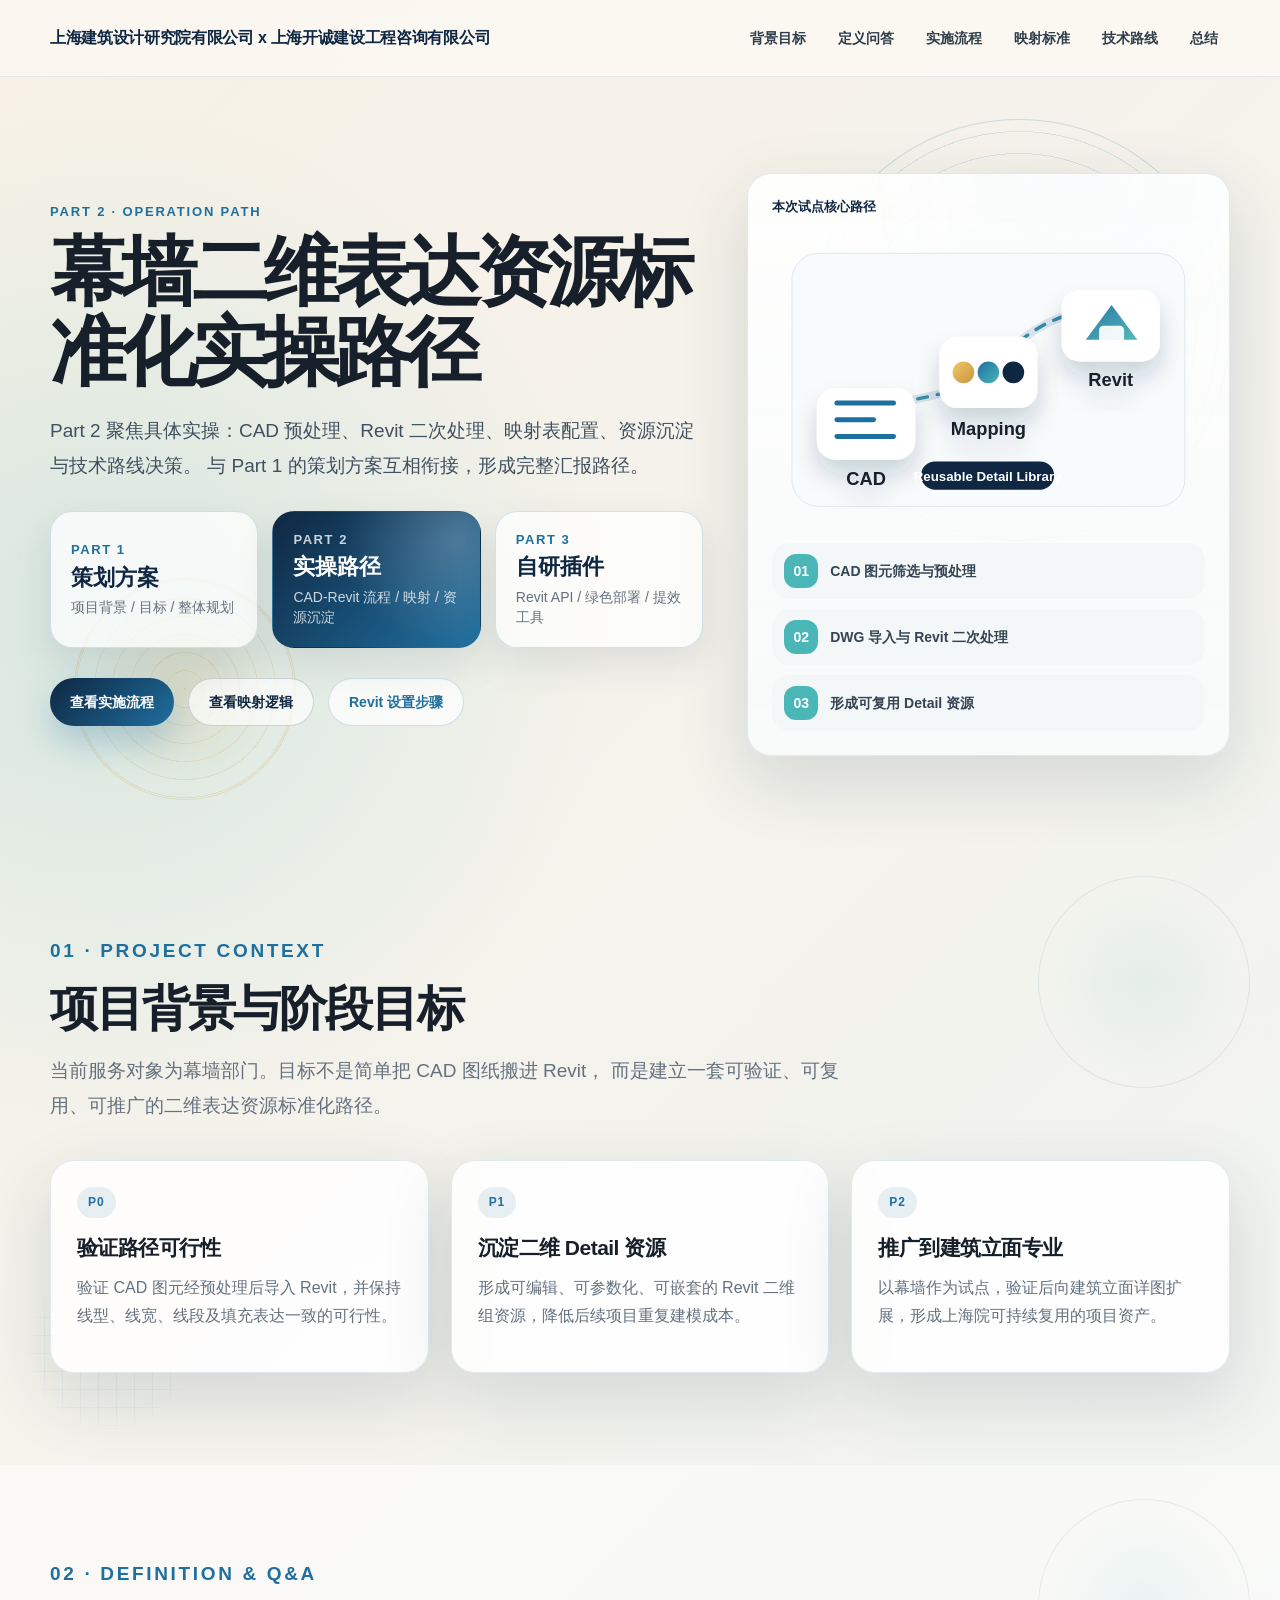
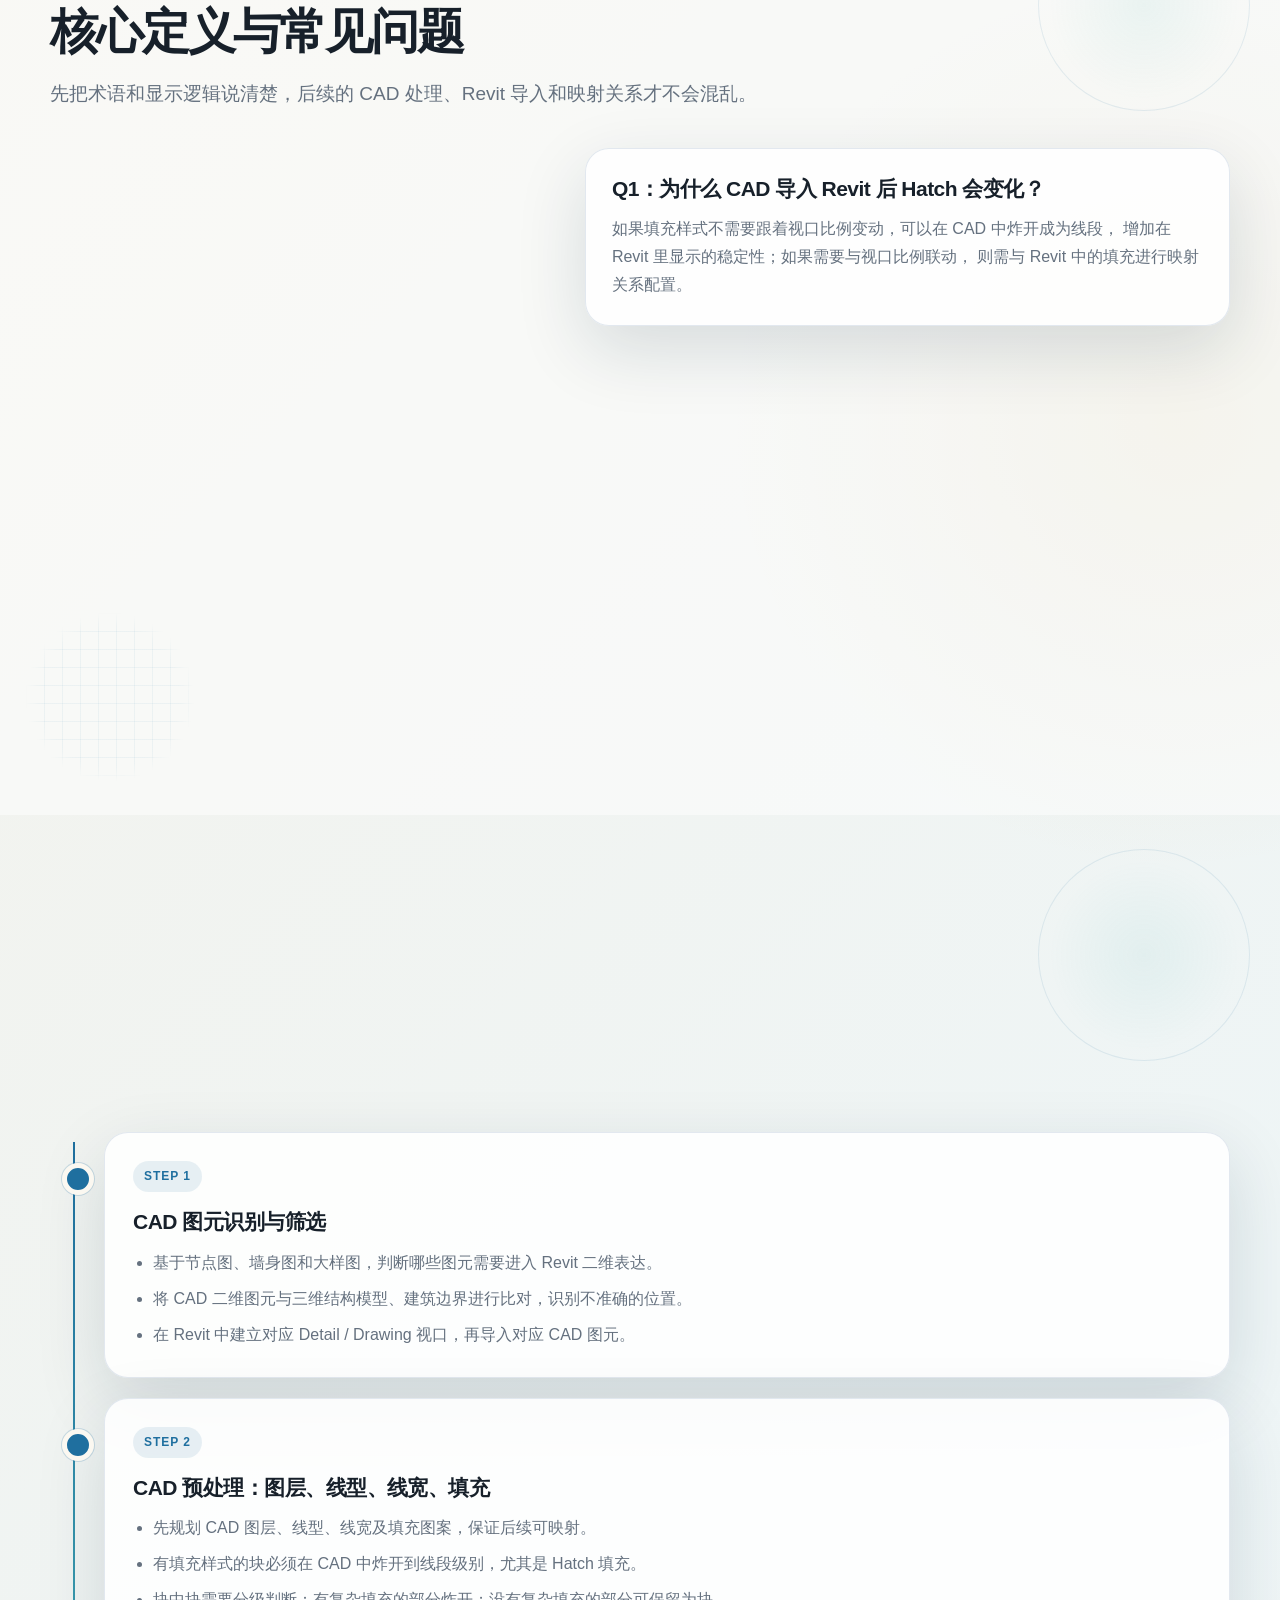
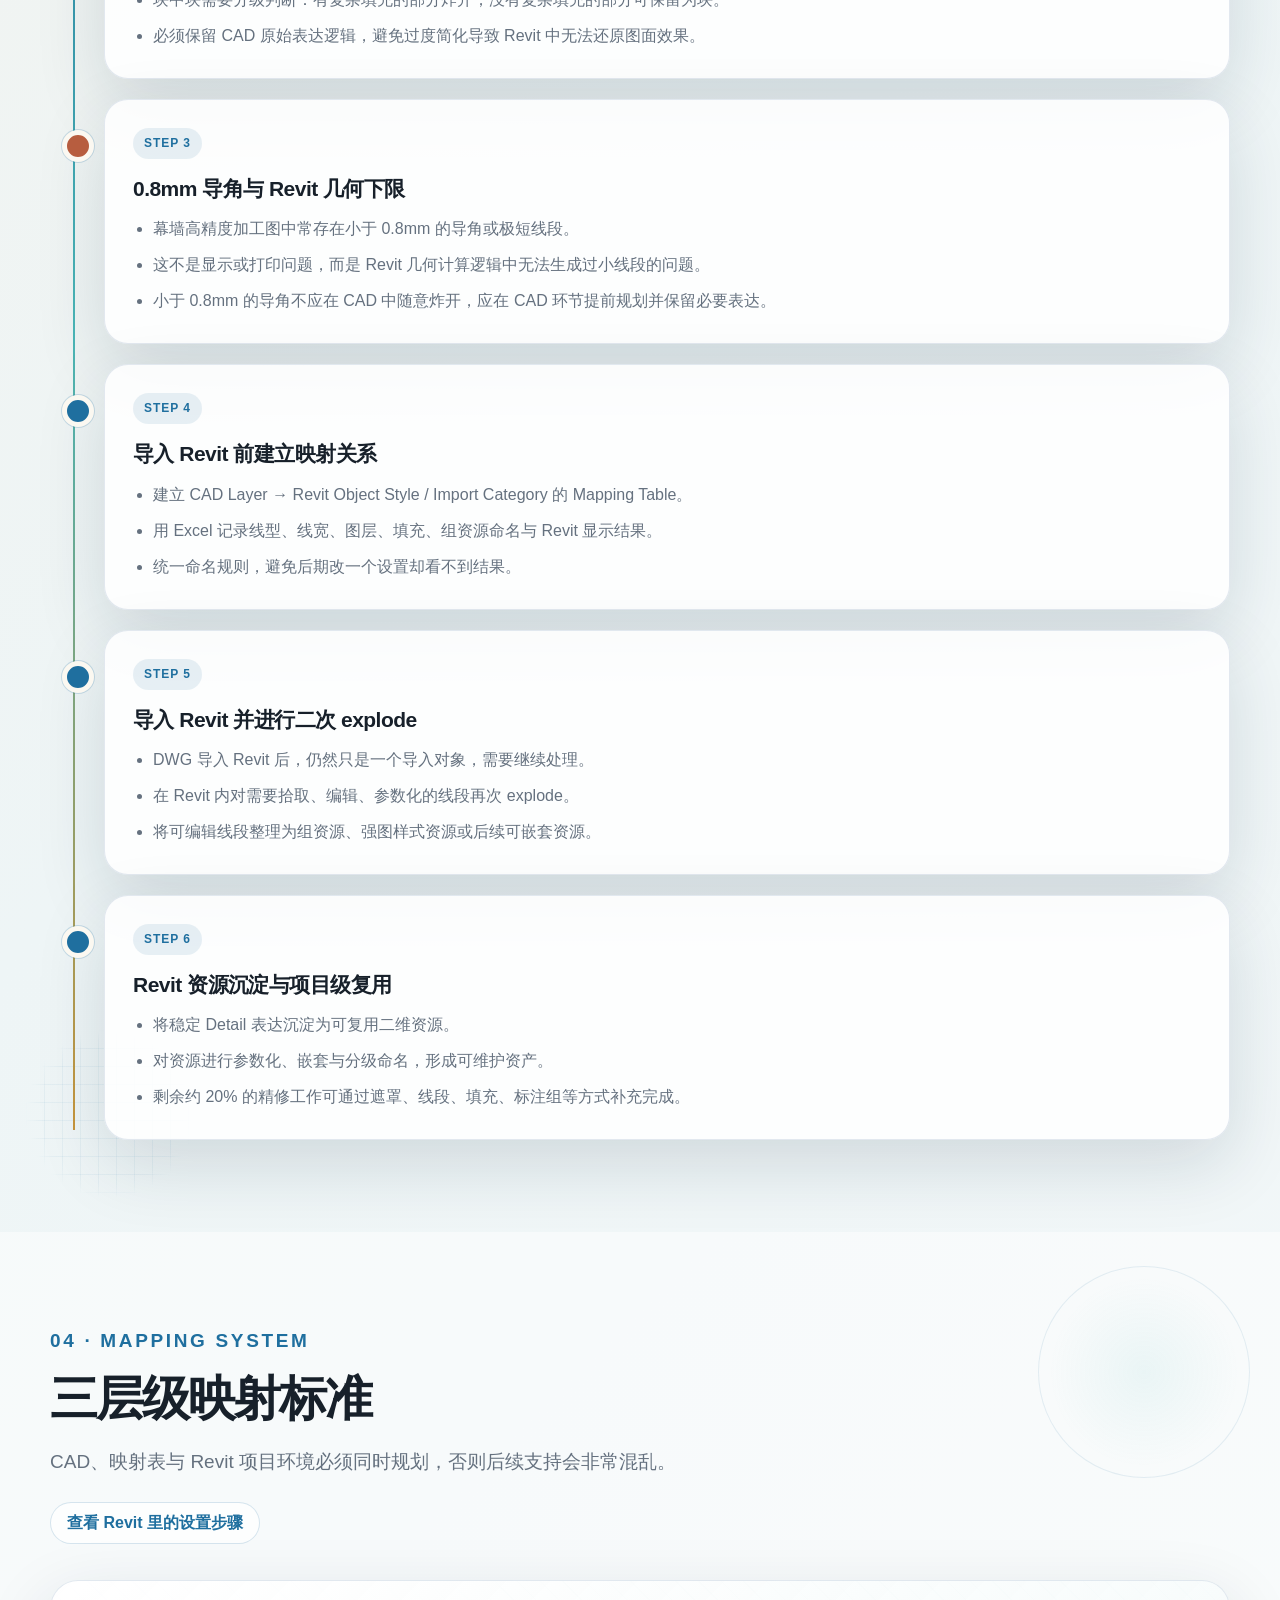
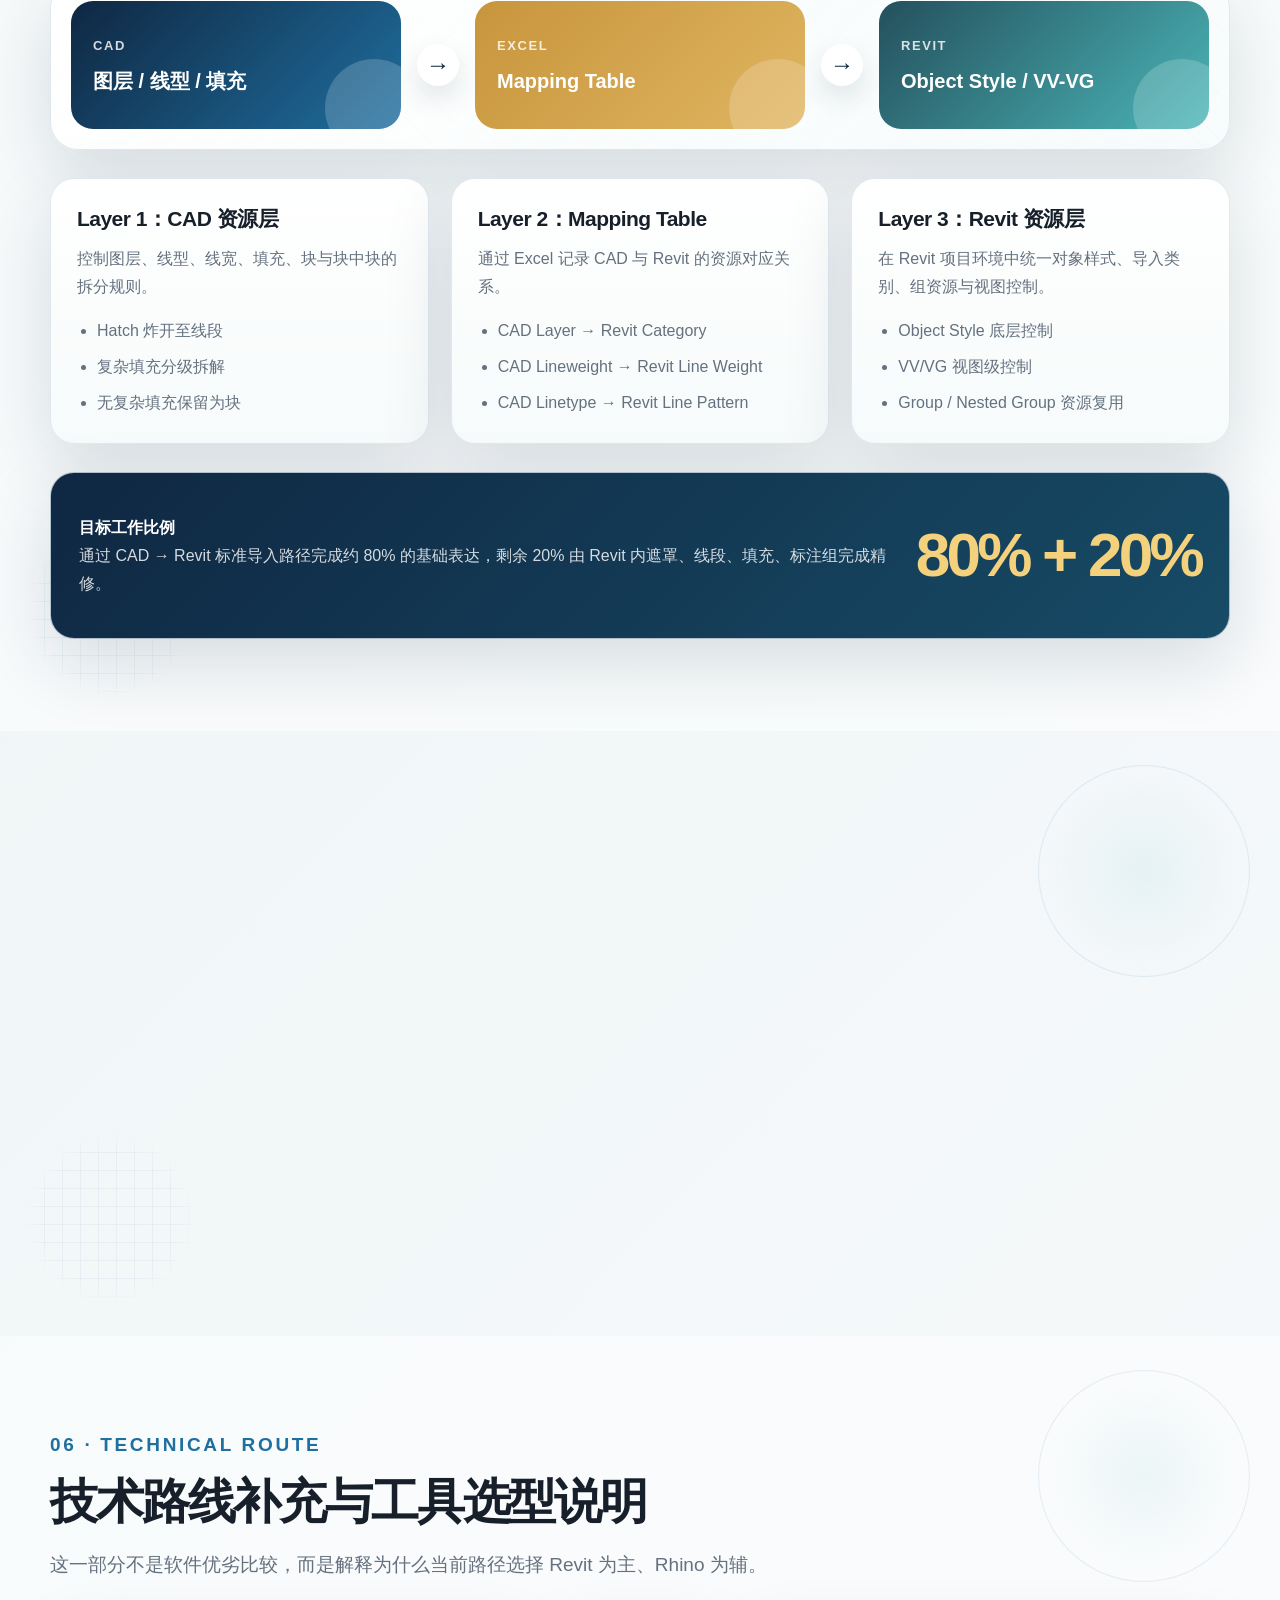
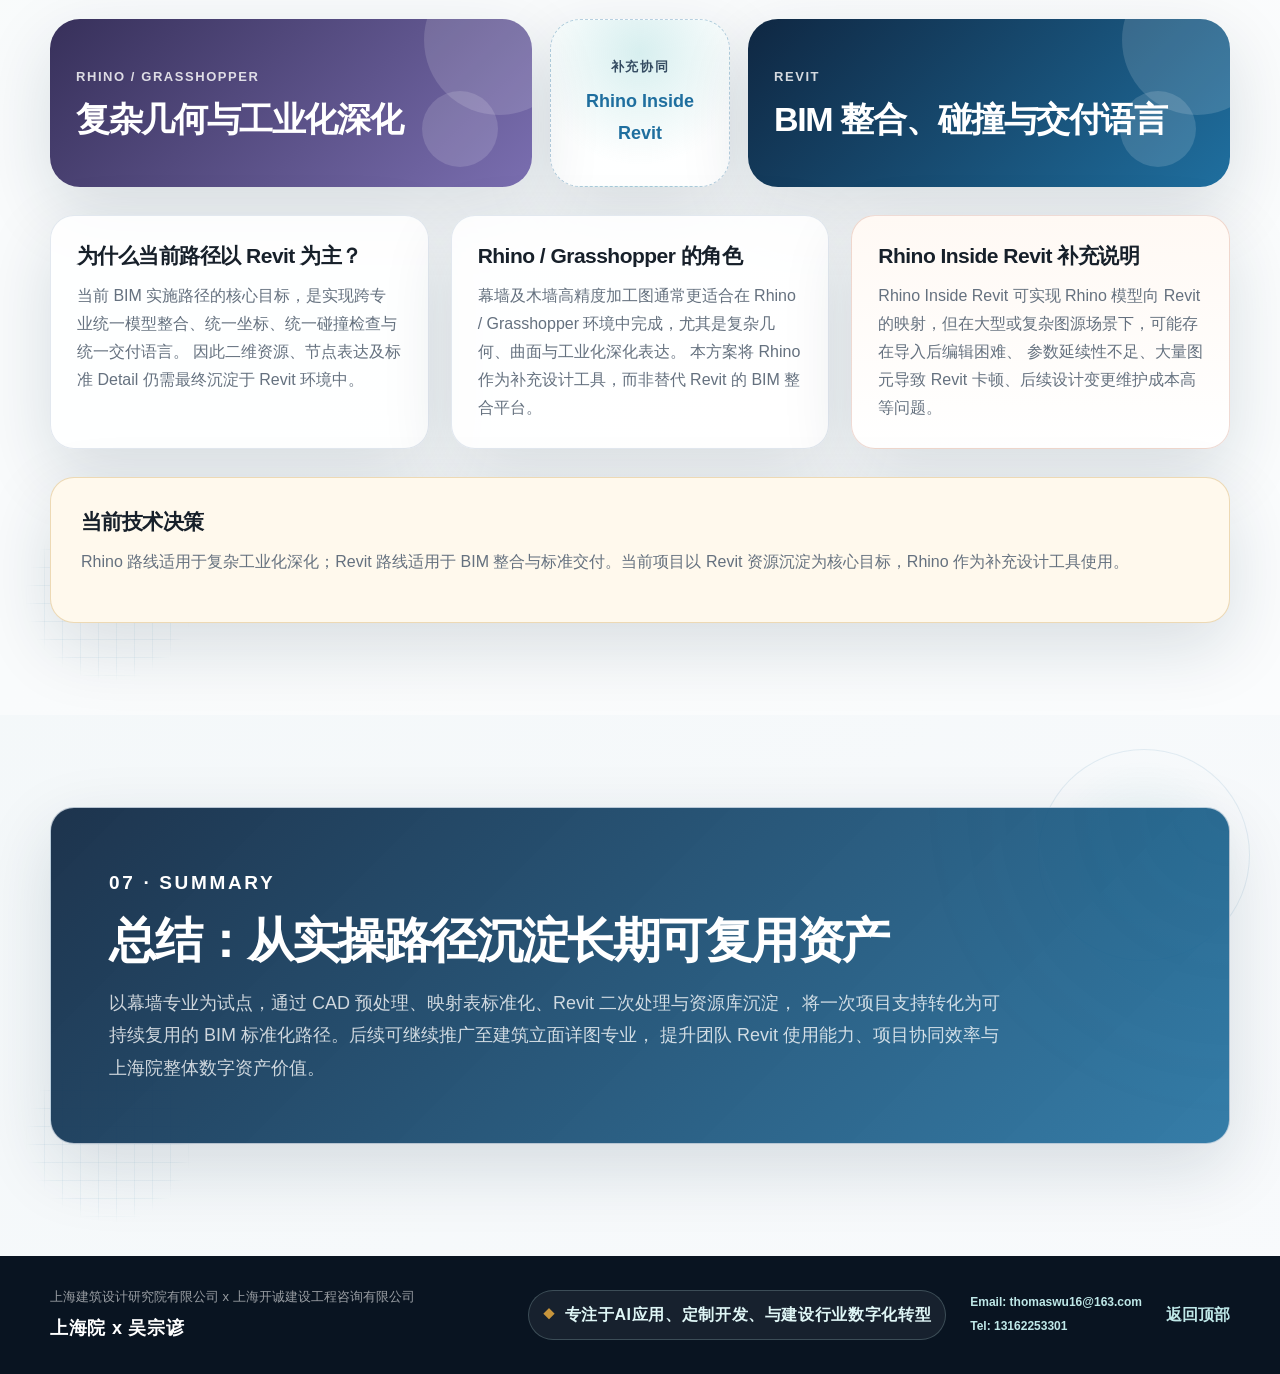
<file: cwp2/index.html>
<!DOCTYPE html>
<html lang="zh-CN">
<head>
  <meta charset="UTF-8" />
  <meta name="viewport" content="width=device-width, initial-scale=1.0" />
  <title>Part 2｜幕墙 BIM 二维资源实操路径</title>
  <link rel="stylesheet" href="styles.css" />
  <link rel="stylesheet" href="../shared-site.css" />
</head>
<body>
  <header class="site-header unified-header" aria-label="页面导航">
    <div class="header-container">
      <a class="site-brand" href="#top" aria-label="返回 Part 2 顶部"><span class="brand-line">上海建筑设计研究院有限公司</span><span class="brand-separator"> x </span><span class="brand-line">上海开诚建设工程咨询有限公司</span></a>
      <button class="nav-toggle" type="button" aria-label="展开导航" aria-expanded="false">菜单</button>
      <nav class="site-nav nav-links" aria-label="Part 2 页面导航">
        <a href="#background">背景目标</a>
        <a href="#definition">定义问答</a>
        <a href="#workflow">实施流程</a>
        <a href="#mapping">映射标准</a>
        <a href="#tech-route">技术路线</a>
        <a href="#summary">总结</a>
      </nav>
    </div>
  </header>

  <main id="top">
    <section class="hero">
      <div class="container hero-grid">
        <div class="hero-copy reveal">
          <p class="eyebrow">Part 2 · Operation Path</p>
          <h1>幕墙二维表达资源标准化实操路径</h1>
          <p class="hero-lead">
            Part 2 聚焦具体实操：CAD 预处理、Revit 二次处理、映射表配置、资源沉淀与技术路线决策。
            与 Part 1 的策划方案互相衔接，形成完整汇报路径。
          </p>
          <div class="part-switch reveal" aria-label="Part 1、Part 2 和 Part 3 跳转">
            <a class="part-card" href="../report-site/index.html" target="_blank" rel="noopener">
              <span>Part 1</span>
              <strong>策划方案</strong>
              <em>项目背景 / 目标 / 整体规划</em>
            </a>
            <a class="part-card is-current" href="#top">
              <span>Part 2</span>
              <strong>实操路径</strong>
              <em>CAD-Revit 流程 / 映射 / 资源沉淀</em>
            </a>
            <a class="part-card" href="../cwp3/index.html">
              <span>Part 3</span>
              <strong>自研插件</strong>
              <em>Revit API / 绿色部署 / 提效工具</em>
            </a>
          </div>
          <div class="hero-actions">
            <a class="btn primary" href="#workflow">查看实施流程</a>
            <a class="btn secondary" href="#mapping">查看映射逻辑</a>
            <a class="btn ghost" href="./revit-setup.html">Revit 设置步骤</a>
          </div>
        </div>

        <aside class="hero-panel visual-panel reveal" aria-label="核心目标示意图">
          <div class="panel-title">本次试点核心路径</div>
          <svg class="workflow-illustration" viewBox="0 0 520 360" role="img" aria-label="CAD 到 Revit 再到资源库的工作流示意图">
            <defs>
              <linearGradient id="heroBlue" x1="0" x2="1" y1="0" y2="1">
                <stop offset="0" stop-color="#1f6f9f" />
                <stop offset="1" stop-color="#4bb6b7" />
              </linearGradient>
              <linearGradient id="heroGold" x1="0" x2="1" y1="0" y2="1">
                <stop offset="0" stop-color="#f2c76b" />
                <stop offset="1" stop-color="#c7953c" />
              </linearGradient>
              <filter id="softShadow" x="-20%" y="-20%" width="140%" height="140%">
                <feDropShadow dx="0" dy="18" stdDeviation="14" flood-color="#0f2742" flood-opacity="0.18" />
              </filter>
            </defs>
            <rect x="24" y="28" width="472" height="304" rx="32" fill="#f7fbfb" stroke="#dbe3ec" />
            <path d="M68 253 C 148 180, 205 224, 270 158 S 399 82, 455 116" fill="none" stroke="#dbe3ec" stroke-width="10" stroke-linecap="round" />
            <path d="M68 253 C 148 180, 205 224, 270 158 S 399 82, 455 116" fill="none" stroke="url(#heroBlue)" stroke-width="4" stroke-linecap="round" stroke-dasharray="12 12" />

            <g filter="url(#softShadow)">
              <rect x="54" y="190" width="118" height="86" rx="22" fill="#ffffff" />
              <path d="M78 248 h68 M78 228 h44 M78 208 h68" stroke="#1f6f9f" stroke-width="6" stroke-linecap="round" />
              <text x="113" y="306" text-anchor="middle" fill="#17202a" font-size="22" font-weight="800">CAD</text>
            </g>

            <g filter="url(#softShadow)">
              <rect x="201" y="128" width="118" height="86" rx="22" fill="#ffffff" />
              <circle cx="230" cy="171" r="13" fill="url(#heroGold)" />
              <circle cx="260" cy="171" r="13" fill="url(#heroBlue)" />
              <circle cx="290" cy="171" r="13" fill="#0f2742" />
              <text x="260" y="246" text-anchor="middle" fill="#17202a" font-size="22" font-weight="800">Mapping</text>
            </g>

            <g filter="url(#softShadow)">
              <rect x="348" y="72" width="118" height="86" rx="22" fill="#ffffff" />
              <path d="M377 132 l31 -42 l31 42 Z" fill="url(#heroBlue)" opacity="0.95" />
              <rect x="393" y="115" width="30" height="25" rx="5" fill="#ffffff" opacity="0.92" />
              <text x="407" y="188" text-anchor="middle" fill="#17202a" font-size="22" font-weight="800">Revit</text>
            </g>

            <g>
              <rect x="179" y="278" width="160" height="34" rx="17" fill="#0f2742" />
              <text x="259" y="301" text-anchor="middle" fill="#ffffff" font-size="16" font-weight="800">Reusable Detail Library</text>
            </g>
          </svg>
          <ol class="mini-flow compact">
            <li><span>01</span> CAD 图元筛选与预处理</li>
            <li><span>02</span> DWG 导入与 Revit 二次处理</li>
            <li><span>03</span> 形成可复用 Detail 资源</li>
          </ol>
        </aside>
      </div>
    </section>

    <section id="background" class="section">
      <div class="container">
        <div class="section-heading reveal">
          <p class="eyebrow">01 · Project Context</p>
          <h2>项目背景与阶段目标</h2>
          <p>
            当前服务对象为幕墙部门。目标不是简单把 CAD 图纸搬进 Revit，
            而是建立一套可验证、可复用、可推广的二维表达资源标准化路径。
          </p>
        </div>

        <div class="card-grid three">
          <article class="card reveal">
            <span class="tag">P0</span>
            <h3>验证路径可行性</h3>
            <p>验证 CAD 图元经预处理后导入 Revit，并保持线型、线宽、线段及填充表达一致的可行性。</p>
          </article>
          <article class="card reveal">
            <span class="tag">P1</span>
            <h3>沉淀二维 Detail 资源</h3>
            <p>形成可编辑、可参数化、可嵌套的 Revit 二维组资源，降低后续项目重复建模成本。</p>
          </article>
          <article class="card reveal">
            <span class="tag">P2</span>
            <h3>推广到建筑立面专业</h3>
            <p>以幕墙作为试点，验证后向建筑立面详图扩展，形成上海院可持续复用的项目资产。</p>
          </article>
        </div>
      </div>
    </section>

    <section id="definition" class="section alt">
      <div class="container">
        <div class="section-heading reveal">
          <p class="eyebrow">02 · Definition & Q&A</p>
          <h2>核心定义与常见问题</h2>
          <p>先把术语和显示逻辑说清楚，后续的 CAD 处理、Revit 导入和映射关系才不会混乱。</p>
        </div>

        <div class="definition-layout">
          <div class="term-list reveal">
            <div class="term-item">
              <h3>Object Style</h3>
              <p>Revit 项目环境中的底层对象样式，用于控制类别级别的线型、线宽、材质与显示基础。</p>
            </div>
            <div class="term-item">
              <h3>Import Category</h3>
              <p>CAD 导入后在 Revit 中形成的导入类别，常在 VV/VG 可见性设置中参与显示控制。</p>
            </div>
            <div class="term-item">
              <h3>Nested Group</h3>
              <p>可复用的嵌套组资源，类似 CAD 块的复用逻辑，但需要满足 Revit 的对象与显示规则。</p>
            </div>
            <div class="term-item">
              <h3>Layer Mapping</h3>
              <p>CAD 图层、线型、线宽与 Revit 对象样式、导入类别之间的一一对应关系。</p>
            </div>
          </div>

          <div class="qa-stack">
            <article class="qa-card reveal">
              <h3>Q1：为什么 CAD 导入 Revit 后 Hatch 会变化？</h3>
              <p>
                如果填充样式不需要跟着视口比例变动，可以在 CAD 中炸开成为线段，
                增加在 Revit 里显示的稳定性；如果需要与视口比例联动，
                则需与 Revit 中的填充进行映射关系配置。
              </p>
            </article>
            <article class="qa-card reveal">
              <h3>Q2：为什么线型、线宽、线段会变化？</h3>
              <p>
                CAD 图层属性与 Revit 对象样式、导入类别、视图可见性之间并不是天然等价关系。
                如果未建立标准 Mapping Table，导入后常出现线型替换、线宽错位或显示优先级混乱。
              </p>
            </article>
            <article class="qa-card reveal">
              <h3>Q3：为什么视图中看到的线段与对象样式不一致？</h3>
              <p>
                Revit 的显示控制存在层级优先级：对象样式是底层逻辑，视图可见性 VV/VG、导入类别、
                过滤器、实例覆盖等上层设置都会继续影响最终显示结果。必须把这些层级关系提前规划清楚。
              </p>
            </article>
          </div>
        </div>
      </div>
    </section>

    <section id="workflow" class="section">
      <div class="container">
        <div class="section-heading reveal">
          <p class="eyebrow">03 · Implementation Workflow</p>
          <h2>从 CAD 到 Revit 的六步实施流程</h2>
          <p>本流程强调具体做法，而不是概括性描述。尤其是 Hatch 炸开、块中块判断、Revit 二次 explode 与 0.8mm 导角限制。</p>
        </div>

        <div class="timeline">
          <article class="step reveal">
            <span class="step-index">STEP 1</span>
            <h3>CAD 图元识别与筛选</h3>
            <ul>
              <li>基于节点图、墙身图和大样图，判断哪些图元需要进入 Revit 二维表达。</li>
              <li>将 CAD 二维图元与三维结构模型、建筑边界进行比对，识别不准确的位置。</li>
              <li>在 Revit 中建立对应 Detail / Drawing 视口，再导入对应 CAD 图元。</li>
            </ul>
          </article>

          <article class="step reveal">
            <span class="step-index">STEP 2</span>
            <h3>CAD 预处理：图层、线型、线宽、填充</h3>
            <ul>
              <li>先规划 CAD 图层、线型、线宽及填充图案，保证后续可映射。</li>
              <li>有填充样式的块必须在 CAD 中炸开到线段级别，尤其是 Hatch 填充。</li>
              <li>块中块需要分级判断：有复杂填充的部分炸开；没有复杂填充的部分可保留为块。</li>
              <li>必须保留 CAD 原始表达逻辑，避免过度简化导致 Revit 中无法还原图面效果。</li>
            </ul>
          </article>

          <article class="step reveal warning-step">
            <span class="step-index">STEP 3</span>
            <h3>0.8mm 导角与 Revit 几何下限</h3>
            <ul>
              <li>幕墙高精度加工图中常存在小于 0.8mm 的导角或极短线段。</li>
              <li>这不是显示或打印问题，而是 Revit 几何计算逻辑中无法生成过小线段的问题。</li>
              <li>小于 0.8mm 的导角不应在 CAD 中随意炸开，应在 CAD 环节提前规划并保留必要表达。</li>
            </ul>
          </article>

          <article class="step reveal">
            <span class="step-index">STEP 4</span>
            <h3>导入 Revit 前建立映射关系</h3>
            <ul>
              <li>建立 CAD Layer → Revit Object Style / Import Category 的 Mapping Table。</li>
              <li>用 Excel 记录线型、线宽、图层、填充、组资源命名与 Revit 显示结果。</li>
              <li>统一命名规则，避免后期改一个设置却看不到结果。</li>
            </ul>
          </article>

          <article class="step reveal">
            <span class="step-index">STEP 5</span>
            <h3>导入 Revit 并进行二次 explode</h3>
            <ul>
              <li>DWG 导入 Revit 后，仍然只是一个导入对象，需要继续处理。</li>
              <li>在 Revit 内对需要拾取、编辑、参数化的线段再次 explode。</li>
              <li>将可编辑线段整理为组资源、强图样式资源或后续可嵌套资源。</li>
            </ul>
          </article>

          <article class="step reveal">
            <span class="step-index">STEP 6</span>
            <h3>Revit 资源沉淀与项目级复用</h3>
            <ul>
              <li>将稳定 Detail 表达沉淀为可复用二维资源。</li>
              <li>对资源进行参数化、嵌套与分级命名，形成可维护资产。</li>
              <li>剩余约 20% 的精修工作可通过遮罩、线段、填充、标注组等方式补充完成。</li>
            </ul>
          </article>
        </div>
      </div>
    </section>

    <section id="mapping" class="section alt">
      <div class="container">
        <div class="section-heading reveal">
          <p class="eyebrow">04 · Mapping System</p>
          <h2>三层级映射标准</h2>
          <p>CAD、映射表与 Revit 项目环境必须同时规划，否则后续支持会非常混乱。</p>
          <a class="section-link" href="./revit-setup.html">查看 Revit 里的设置步骤</a>
        </div>

        <div class="diagram-strip mapping-diagram reveal" aria-label="三层级映射标准示意图">
          <div class="diagram-node cad-node">
            <span>CAD</span>
            <strong>图层 / 线型 / 填充</strong>
          </div>
          <div class="diagram-arrow">→</div>
          <div class="diagram-node table-node">
            <span>Excel</span>
            <strong>Mapping Table</strong>
          </div>
          <div class="diagram-arrow">→</div>
          <div class="diagram-node revit-node">
            <span>Revit</span>
            <strong>Object Style / VV-VG</strong>
          </div>
        </div>

        <div class="mapping-grid">
          <article class="mapping-card reveal">
            <h3>Layer 1：CAD 资源层</h3>
            <p>控制图层、线型、线宽、填充、块与块中块的拆分规则。</p>
            <ul>
              <li>Hatch 炸开至线段</li>
              <li>复杂填充分级拆解</li>
              <li>无复杂填充保留为块</li>
            </ul>
          </article>
          <article class="mapping-card reveal">
            <h3>Layer 2：Mapping Table</h3>
            <p>通过 Excel 记录 CAD 与 Revit 的资源对应关系。</p>
            <ul>
              <li>CAD Layer → Revit Category</li>
              <li>CAD Lineweight → Revit Line Weight</li>
              <li>CAD Linetype → Revit Line Pattern</li>
            </ul>
          </article>
          <article class="mapping-card reveal">
            <h3>Layer 3：Revit 资源层</h3>
            <p>在 Revit 项目环境中统一对象样式、导入类别、组资源与视图控制。</p>
            <ul>
              <li>Object Style 底层控制</li>
              <li>VV/VG 视图级控制</li>
              <li>Group / Nested Group 资源复用</li>
            </ul>
          </article>
        </div>

        <div class="callout reveal">
          <div>
            <strong>目标工作比例</strong>
            <p>通过 CAD → Revit 标准导入路径完成约 80% 的基础表达，剩余 20% 由 Revit 内遮罩、线段、填充、标注组完成精修。</p>
          </div>
          <span>80% + 20%</span>
        </div>
      </div>
    </section>

    <section id="plan" class="section">
      <div class="container">
        <div class="section-heading reveal">
          <p class="eyebrow">05 · Resource Plan</p>
          <h2>整体规划与后续提升</h2>
          <p>本项目不只是一次图面转换，而是一次资源、经验和团队能力的沉淀。</p>
        </div>

        <div class="plan-list">
          <article class="plan-card reveal">
            <span>阶段一</span>
            <h3>标准二维资源沉淀</h3>
            <p>沉淀节点、墙身、大样、标注组、遮罩与 Detail 组件。</p>
          </article>
          <article class="plan-card reveal">
            <span>阶段二</span>
            <h3>Excel 映射表标准化</h3>
            <p>记录 CAD 与 Revit 的线型、线宽、图层、填充及资源命名规则。</p>
          </article>
          <article class="plan-card reveal">
            <span>阶段三</span>
            <h3>Revit 插件素材库开发</h3>
            <p>基于 Revit 二次开发，将二维图源与线型线宽设置快速匹配为可调用素材库。</p>
          </article>
          <article class="plan-card reveal">
            <span>阶段四</span>
            <h3>推广至建筑立面详图</h3>
            <p>以幕墙为试点确认可行性后，推广到建筑立面详图专业。</p>
          </article>
        </div>
      </div>
    </section>

    <section id="tech-route" class="section alt">
      <div class="container">
        <div class="section-heading reveal">
          <p class="eyebrow">06 · Technical Route</p>
          <h2>技术路线补充与工具选型说明</h2>
          <p>这一部分不是软件优劣比较，而是解释为什么当前路径选择 Revit 为主、Rhino 为辅。</p>
        </div>

        <div class="tool-map reveal" aria-label="Revit 与 Rhino 技术路线关系图">
          <div class="tool-bubble rhino">
            <span>Rhino / Grasshopper</span>
            <strong>复杂几何与工业化深化</strong>
          </div>
          <div class="tool-bridge">
            <span>补充协同</span>
            <i>Rhino Inside Revit</i>
          </div>
          <div class="tool-bubble revit">
            <span>Revit</span>
            <strong>BIM 整合、碰撞与交付语言</strong>
          </div>
        </div>

        <div class="route-grid">
          <article class="route-card reveal">
            <h3>为什么当前路径以 Revit 为主？</h3>
            <p>
              当前 BIM 实施路径的核心目标，是实现跨专业统一模型整合、统一坐标、统一碰撞检查与统一交付语言。
              因此二维资源、节点表达及标准 Detail 仍需最终沉淀于 Revit 环境中。
            </p>
          </article>
          <article class="route-card reveal">
            <h3>Rhino / Grasshopper 的角色</h3>
            <p>
              幕墙及木墙高精度加工图通常更适合在 Rhino / Grasshopper 环境中完成，尤其是复杂几何、曲面与工业化深化表达。
              本方案将 Rhino 作为补充设计工具，而非替代 Revit 的 BIM 整合平台。
            </p>
          </article>
          <article class="route-card warning reveal">
            <h3>Rhino Inside Revit 补充说明</h3>
            <p>
              Rhino Inside Revit 可实现 Rhino 模型向 Revit 的映射，但在大型或复杂图源场景下，可能存在导入后编辑困难、
              参数延续性不足、大量图元导致 Revit 卡顿、后续设计变更维护成本高等问题。
            </p>
          </article>
        </div>

        <div class="decision reveal">
          <h3>当前技术决策</h3>
          <p>Rhino 路线适用于复杂工业化深化；Revit 路线适用于 BIM 整合与标准交付。当前项目以 Revit 资源沉淀为核心目标，Rhino 作为补充设计工具使用。</p>
        </div>
      </div>
    </section>

    <section id="summary" class="section summary-section">
      <div class="container summary-card reveal">
        <p class="eyebrow">07 · Summary</p>
        <h2>总结：从实操路径沉淀长期可复用资产</h2>
        <p>
          以幕墙专业为试点，通过 CAD 预处理、映射表标准化、Revit 二次处理与资源库沉淀，
          将一次项目支持转化为可持续复用的 BIM 标准化路径。后续可继续推广至建筑立面详图专业，
          提升团队 Revit 使用能力、项目协同效率与上海院整体数字资产价值。
        </p>
      </div>
    </section>
  </main>

  <footer class="site-footer unified-footer">
    <div class="footer-container">
      <div class="footer-brand">
        <span>上海建筑设计研究院有限公司 x 上海开诚建设工程咨询有限公司</span>
        <strong>上海院 x 吴宗谚</strong>
      </div>
      <div class="footer-signature" aria-label="个人签名描述">
        <span class="signature-icon">◆</span>
        <em>专注于AI应用、定制开发、与建设行业数字化转型</em>
      </div>
        <div class="footer-contact" aria-label="联系方式">
          <a href="mailto:thomaswu16@163.com">Email: thomaswu16@163.com</a>
          <a href="tel:13162253301">Tel: 13162253301</a>
        </div>

      <div class="footer-links">
        <a href="#top">返回顶部</a>
      </div>
    </div>
  </footer>

  <script src="script.js"></script>
</body>
</html>
</file>
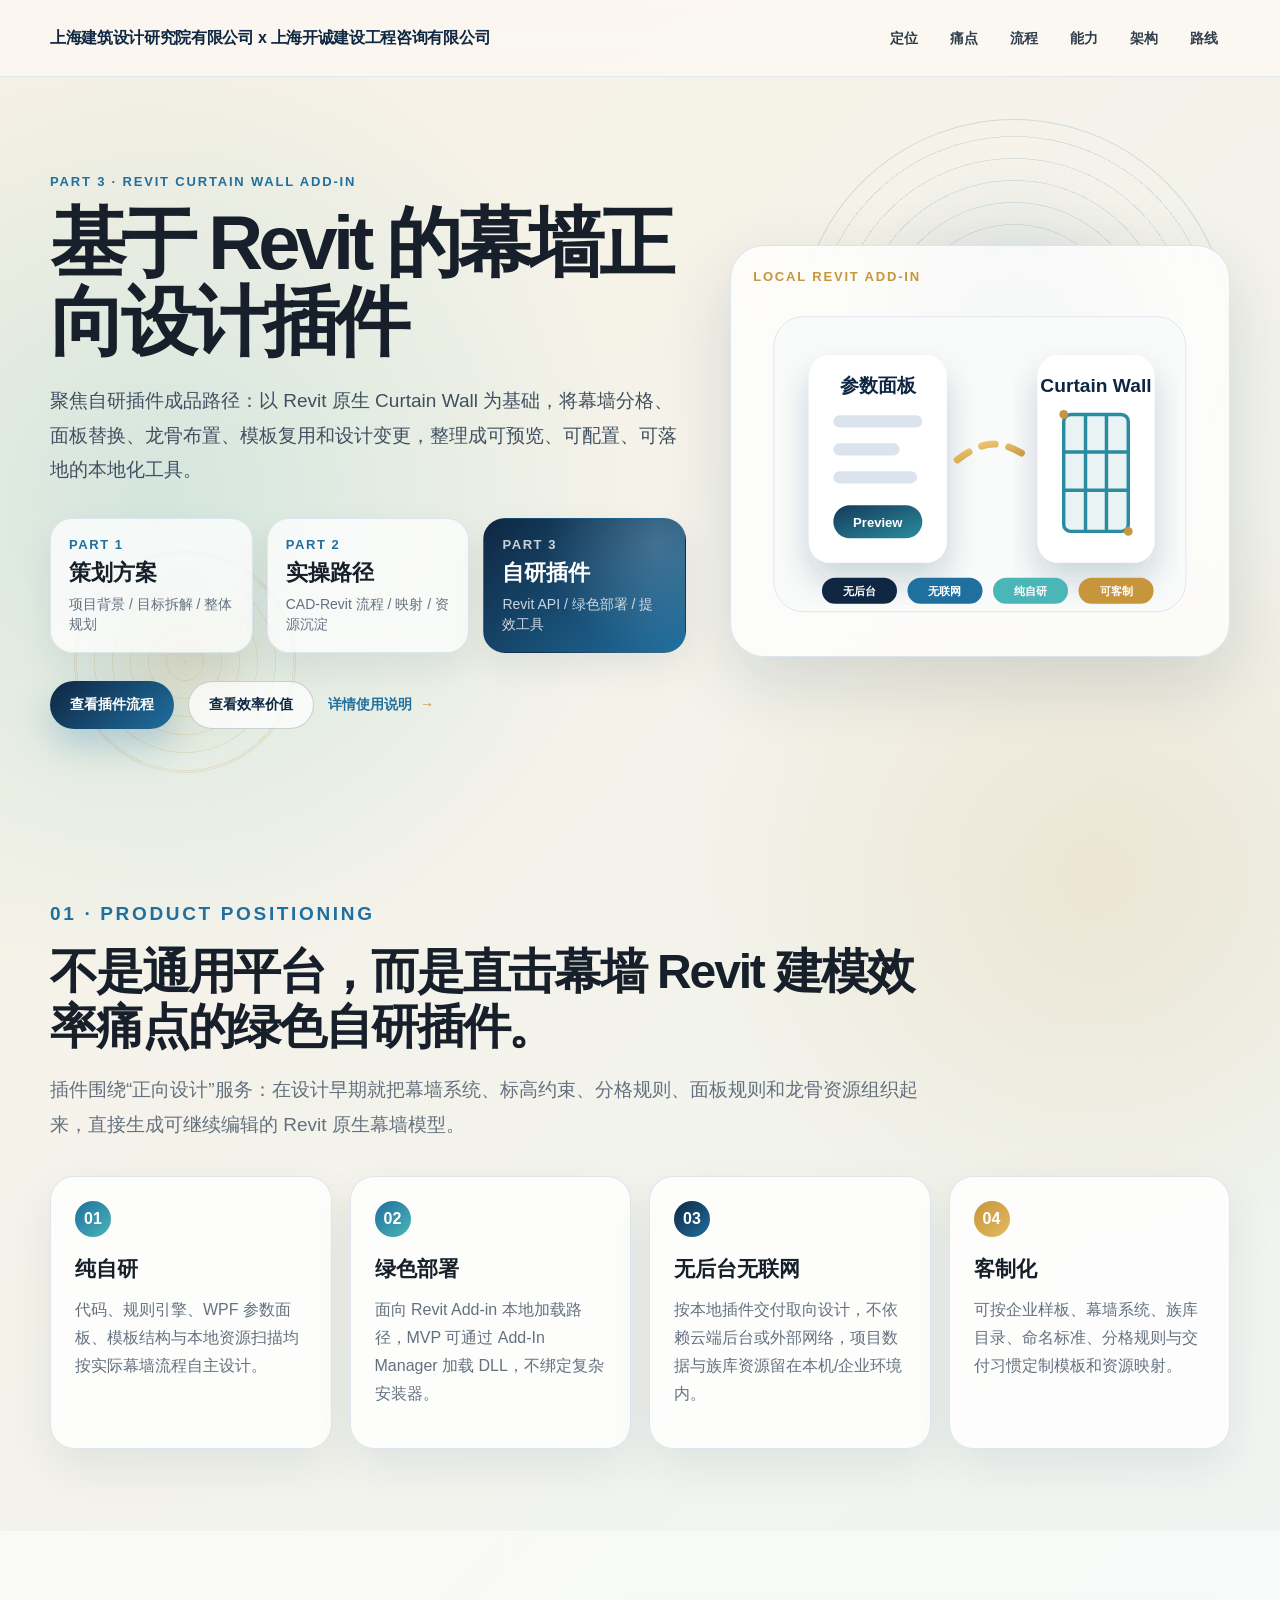
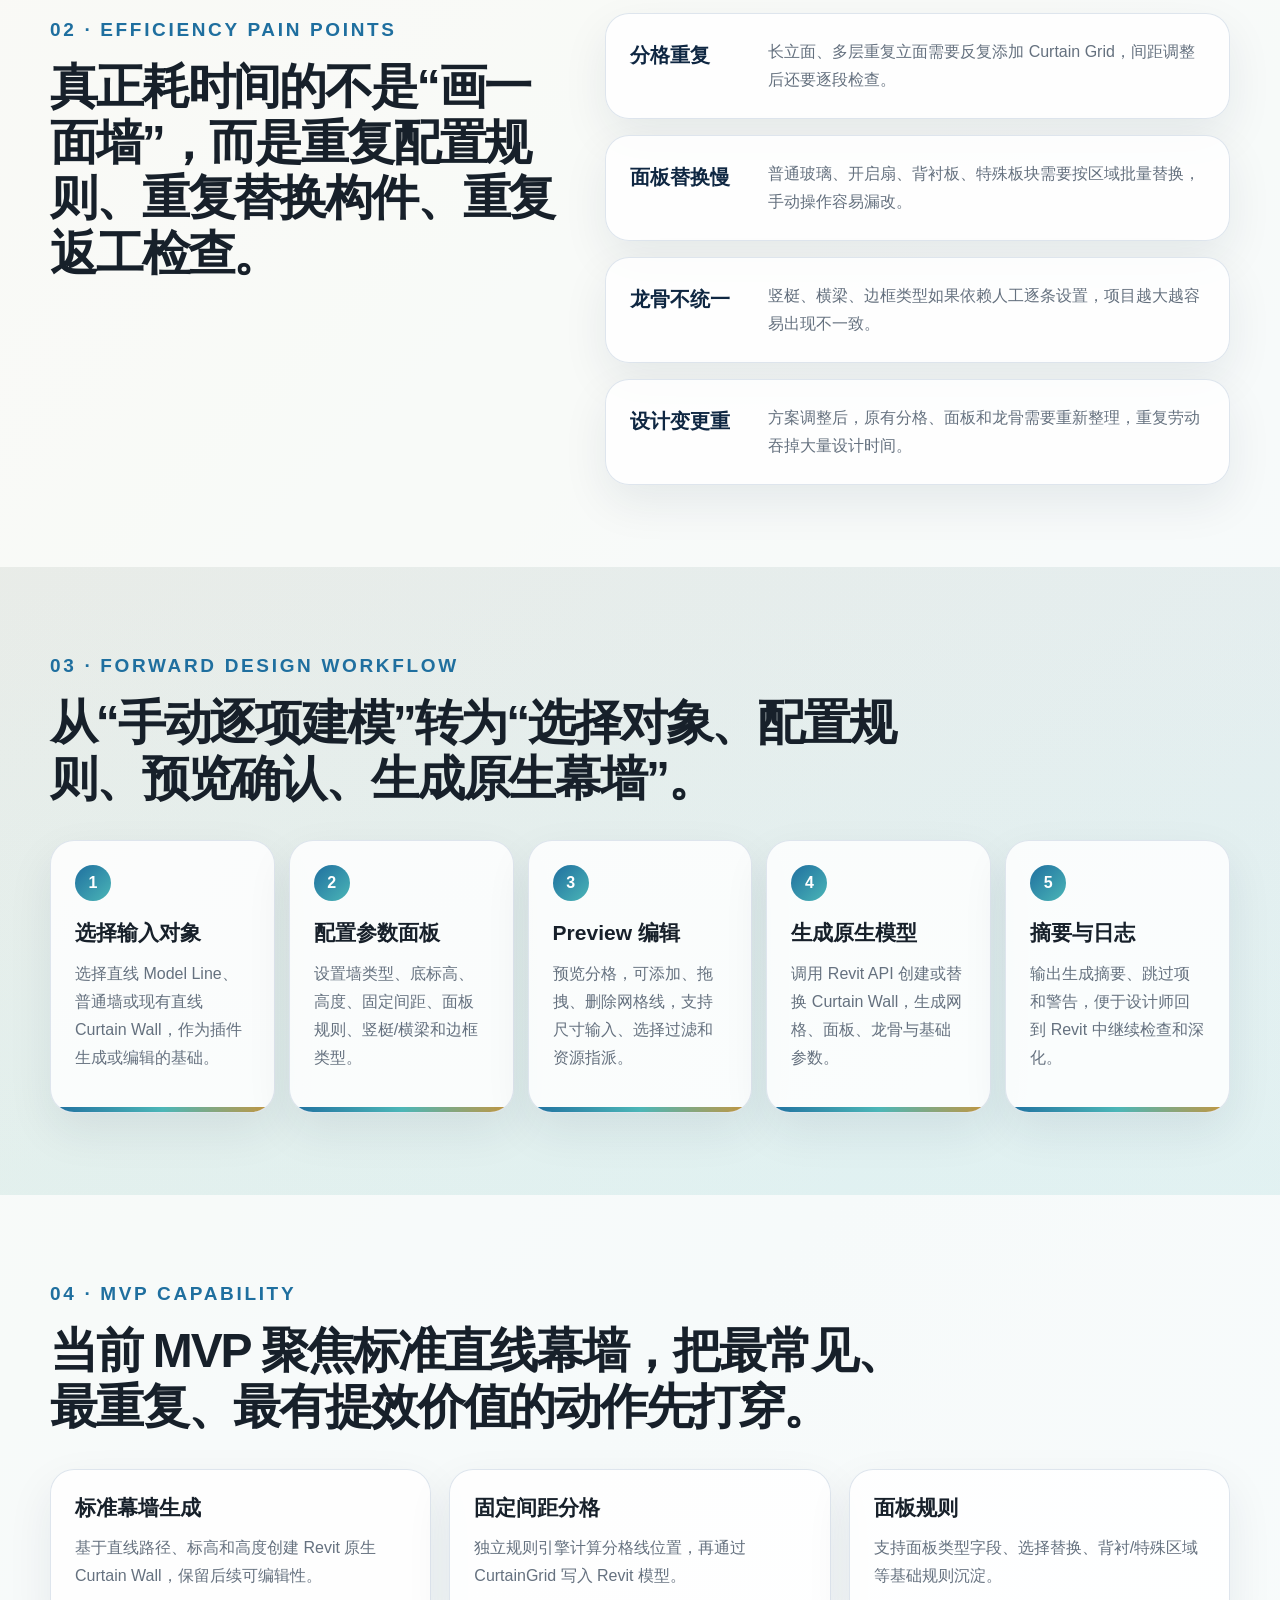
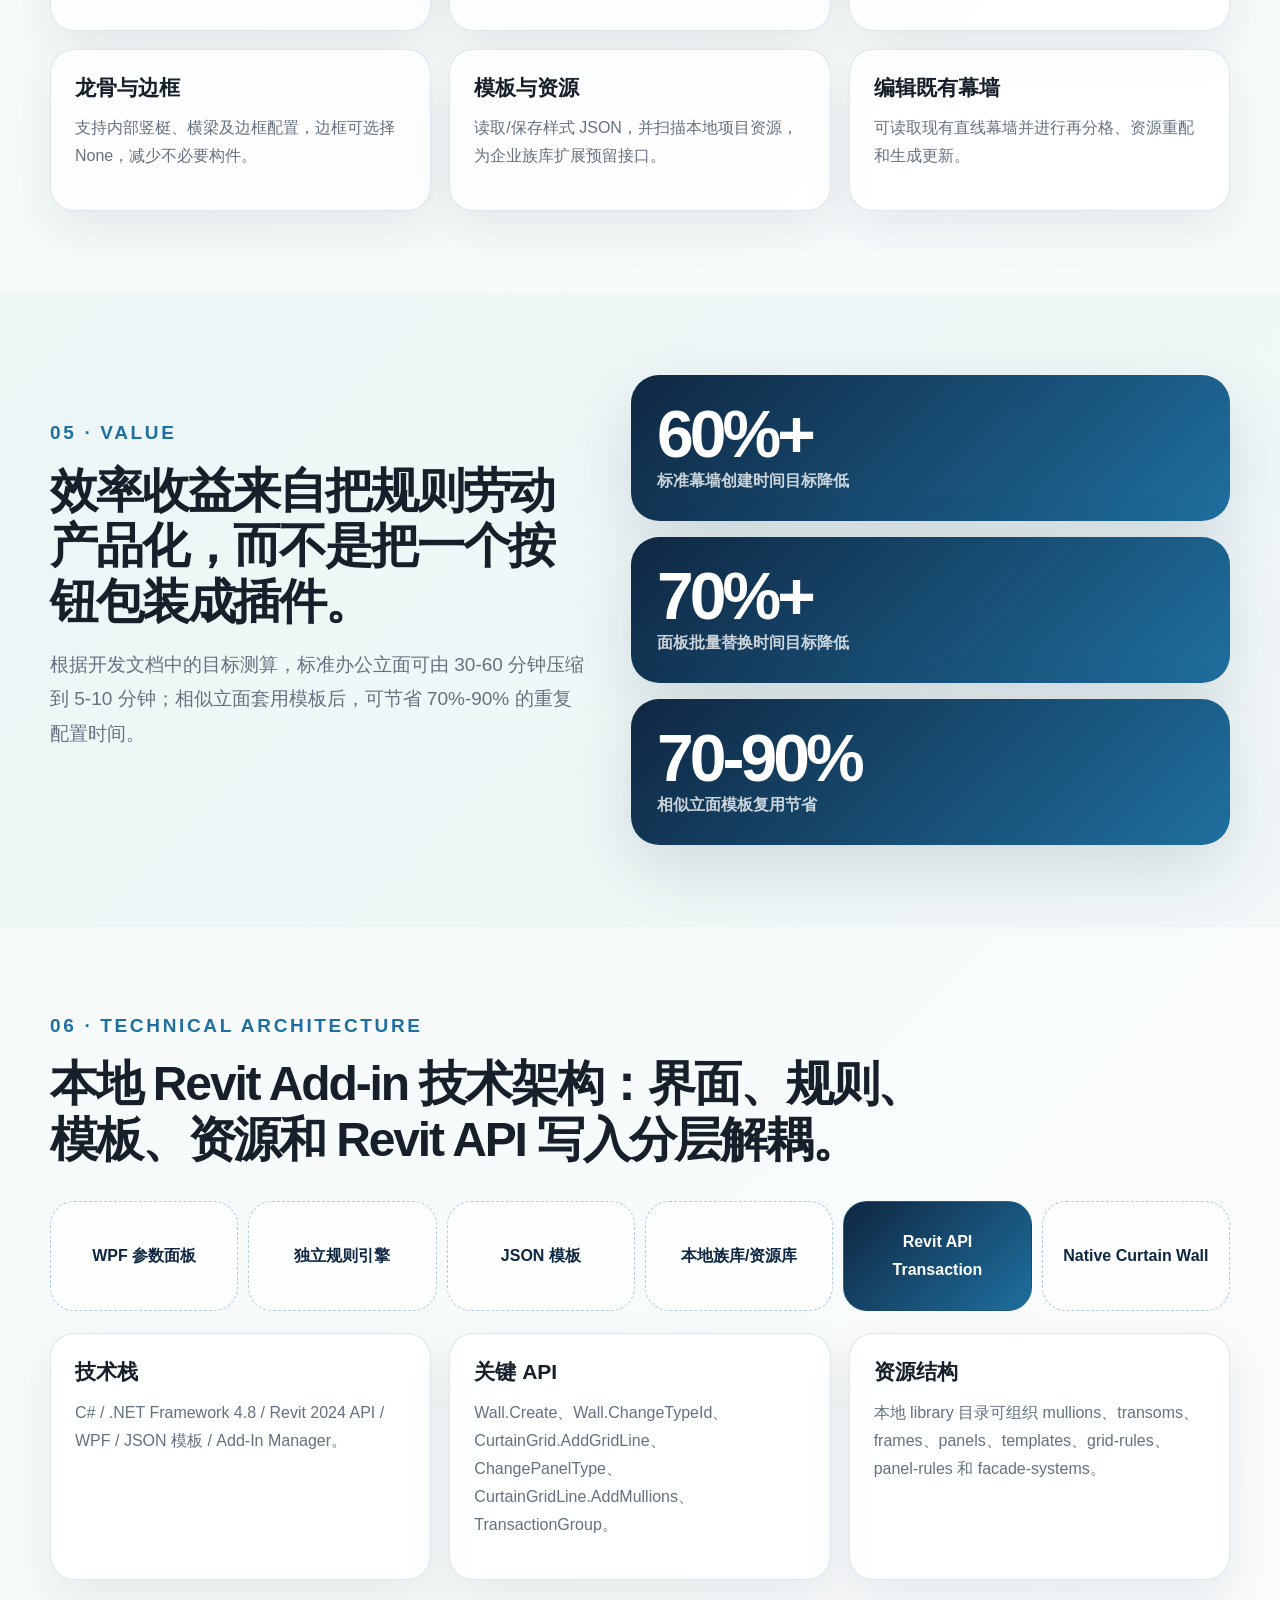
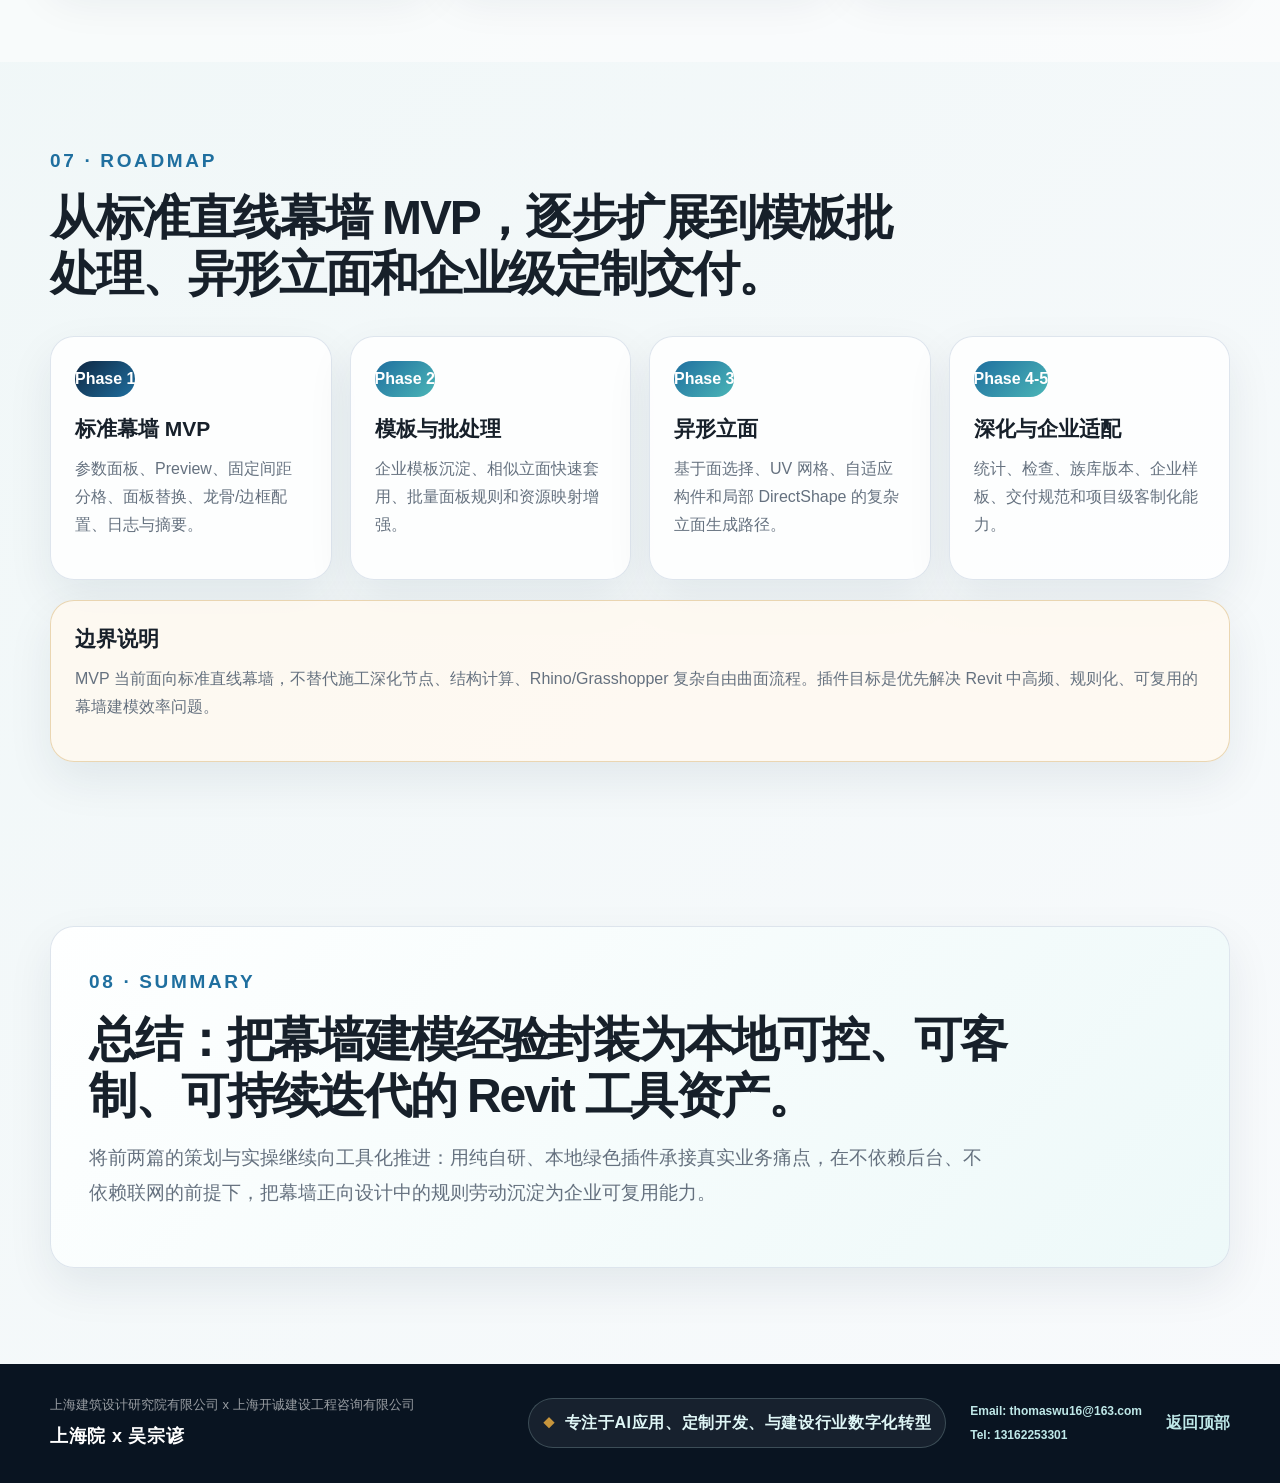
<file: cwp3/index.html>
<!DOCTYPE html>
<html lang="zh-CN">
<head>
  <meta charset="UTF-8" />
  <meta name="viewport" content="width=device-width, initial-scale=1.0" />
  <title>Part 3｜基于 Revit 的幕墙正向设计插件</title>
  <link rel="stylesheet" href="styles.css" />
  <link rel="stylesheet" href="../shared-site.css" />
</head>
<body>
  <header class="site-header unified-header" aria-label="页面导航">
    <div class="header-container">
      <a class="site-brand" href="#top" aria-label="返回 Part 3 顶部"><span class="brand-line">上海建筑设计研究院有限公司</span><span class="brand-separator"> x </span><span class="brand-line">上海开诚建设工程咨询有限公司</span></a>
      <button class="nav-toggle" type="button" aria-label="展开导航" aria-expanded="false">菜单</button>
      <nav class="site-nav nav-links" aria-label="Part 3 页面导航">
        <a href="#positioning">定位</a>
        <a href="#pain">痛点</a>
        <a href="#workflow">流程</a>
        <a href="#capability">能力</a>
        <a href="#architecture">架构</a>
        <a href="#roadmap">路线</a>
      </nav>
    </div>
  </header>

  <main id="top">
    <section class="hero">
      <div class="container hero-grid">
        <div class="hero-copy reveal">
          <p class="eyebrow">Part 3 · Revit Curtain Wall Add-in</p>
          <h1>基于 Revit 的幕墙正向设计插件</h1>
          <p class="hero-lead">聚焦自研插件成品路径：以 Revit 原生 Curtain Wall 为基础，将幕墙分格、面板替换、龙骨布置、模板复用和设计变更，整理成可预览、可配置、可落地的本地化工具。</p>
          <div class="part-switch reveal" aria-label="Part 1、Part 2 和 Part 3 跳转">
            <a class="part-card" href="../report-site/index.html"><span>Part 1</span><strong>策划方案</strong><em>项目背景 / 目标拆解 / 整体规划</em></a>
            <a class="part-card" href="../cwp2/index.html"><span>Part 2</span><strong>实操路径</strong><em>CAD-Revit 流程 / 映射 / 资源沉淀</em></a>
            <a class="part-card is-current" href="#top"><span>Part 3</span><strong>自研插件</strong><em>Revit API / 绿色部署 / 提效工具</em></a>
          </div>
          <div class="hero-actions"><a class="btn primary" href="#workflow">查看插件流程</a><a class="btn secondary" href="#value">查看效率价值</a><a class="detail-link" href="./user-guide.html">详情使用说明</a></div>
        </div>
        <aside class="hero-panel reveal" aria-label="Revit 幕墙插件示意图">
          <div class="panel-kicker">Local Revit Add-in</div>
          <svg class="plugin-visual" viewBox="0 0 520 390" role="img" aria-label="本地 Revit 插件从规则到幕墙模型的生成路径">
            <defs><linearGradient id="steelBlue" x1="0" x2="1" y1="0" y2="1"><stop offset="0" stop-color="#163a59"/><stop offset="1" stop-color="#2a8ca0"/></linearGradient><linearGradient id="warmGold" x1="0" x2="1" y1="0" y2="1"><stop offset="0" stop-color="#f1cb73"/><stop offset="1" stop-color="#c7953c"/></linearGradient><filter id="cardShadow" x="-20%" y="-20%" width="140%" height="140%"><feDropShadow dx="0" dy="20" stdDeviation="18" flood-color="#0f2742" flood-opacity="0.18"/></filter></defs>
            <rect x="24" y="26" width="472" height="338" rx="34" fill="#f8fbfa" stroke="#dbe3ec"/>
            <g filter="url(#cardShadow)"><rect x="64" y="70" width="158" height="238" rx="24" fill="#fff"/><text x="143" y="112" text-anchor="middle" fill="#0f2742" font-size="22" font-weight="900">参数面板</text><rect x="92" y="139" width="102" height="14" rx="7" fill="#dbe3ec"/><rect x="92" y="171" width="76" height="14" rx="7" fill="#dbe3ec"/><rect x="92" y="203" width="96" height="14" rx="7" fill="#dbe3ec"/><rect x="92" y="242" width="102" height="38" rx="19" fill="url(#steelBlue)"/><text x="143" y="267" text-anchor="middle" fill="#fff" font-size="15" font-weight="800">Preview</text></g>
            <path d="M234 190 C267 166 284 166 320 190" fill="none" stroke="url(#warmGold)" stroke-width="8" stroke-linecap="round" stroke-dasharray="16 16"/>
            <g filter="url(#cardShadow)"><rect x="326" y="70" width="134" height="238" rx="24" fill="#fff"/><text x="393" y="112" text-anchor="middle" fill="#0f2742" font-size="22" font-weight="900">Curtain Wall</text><rect x="356" y="138" width="74" height="134" rx="8" fill="#eaf3f4" stroke="#2a8ca0" stroke-width="4"/><path d="M381 138v134 M405 138v134 M356 181h74 M356 225h74" stroke="#2a8ca0" stroke-width="4"/><circle cx="356" cy="138" r="5" fill="#c7953c"/><circle cx="430" cy="272" r="5" fill="#c7953c"/></g>
            <g><rect x="79" y="325" width="86" height="30" rx="15" fill="#0f2742"/><text x="122" y="345" text-anchor="middle" fill="#fff" font-size="13" font-weight="800">无后台</text><rect x="177" y="325" width="86" height="30" rx="15" fill="#1f6f9f"/><text x="220" y="345" text-anchor="middle" fill="#fff" font-size="13" font-weight="800">无联网</text><rect x="275" y="325" width="86" height="30" rx="15" fill="#4bb6b7"/><text x="318" y="345" text-anchor="middle" fill="#fff" font-size="13" font-weight="800">纯自研</text><rect x="373" y="325" width="86" height="30" rx="15" fill="#c7953c"/><text x="416" y="345" text-anchor="middle" fill="#fff" font-size="13" font-weight="800">可客制</text></g>
          </svg>
        </aside>
      </div>
    </section>

    <section id="positioning" class="section"><div class="container"><div class="section-heading reveal"><p class="eyebrow">01 · Product Positioning</p><h2>不是通用平台，而是直击幕墙 Revit 建模效率痛点的绿色自研插件。</h2><p>插件围绕“正向设计”服务：在设计早期就把幕墙系统、标高约束、分格规则、面板规则和龙骨资源组织起来，直接生成可继续编辑的 Revit 原生幕墙模型。</p></div><div class="principle-grid"><article class="principle-card reveal"><span>01</span><h3>纯自研</h3><p>代码、规则引擎、WPF 参数面板、模板结构与本地资源扫描均按实际幕墙流程自主设计。</p></article><article class="principle-card reveal"><span>02</span><h3>绿色部署</h3><p>面向 Revit Add-in 本地加载路径，MVP 可通过 Add-In Manager 加载 DLL，不绑定复杂安装器。</p></article><article class="principle-card reveal"><span>03</span><h3>无后台无联网</h3><p>按本地插件交付取向设计，不依赖云端后台或外部网络，项目数据与族库资源留在本机/企业环境内。</p></article><article class="principle-card reveal"><span>04</span><h3>客制化</h3><p>可按企业样板、幕墙系统、族库目录、命名标准、分格规则与交付习惯定制模板和资源映射。</p></article></div></div></section>

    <section id="pain" class="section alt"><div class="container pain-layout"><div class="section-heading reveal"><p class="eyebrow">02 · Efficiency Pain Points</p><h2>真正耗时间的不是“画一面墙”，而是重复配置规则、重复替换构件、重复返工检查。</h2></div><div class="pain-stack"><article class="pain-item reveal"><strong>分格重复</strong><p>长立面、多层重复立面需要反复添加 Curtain Grid，间距调整后还要逐段检查。</p></article><article class="pain-item reveal"><strong>面板替换慢</strong><p>普通玻璃、开启扇、背衬板、特殊板块需要按区域批量替换，手动操作容易漏改。</p></article><article class="pain-item reveal"><strong>龙骨不统一</strong><p>竖梃、横梁、边框类型如果依赖人工逐条设置，项目越大越容易出现不一致。</p></article><article class="pain-item reveal"><strong>设计变更重</strong><p>方案调整后，原有分格、面板和龙骨需要重新整理，重复劳动吞掉大量设计时间。</p></article></div></div></section>

    <section id="workflow" class="section workflow-section"><div class="container"><div class="section-heading reveal"><p class="eyebrow">03 · Forward Design Workflow</p><h2>从“手动逐项建模”转为“选择对象、配置规则、预览确认、生成原生幕墙”。</h2></div><div class="flowline"><article class="flow-step reveal"><span>1</span><h3>选择输入对象</h3><p>选择直线 Model Line、普通墙或现有直线 Curtain Wall，作为插件生成或编辑的基础。</p></article><article class="flow-step reveal"><span>2</span><h3>配置参数面板</h3><p>设置墙类型、底标高、高度、固定间距、面板规则、竖梃/横梁和边框类型。</p></article><article class="flow-step reveal"><span>3</span><h3>Preview 编辑</h3><p>预览分格，可添加、拖拽、删除网格线，支持尺寸输入、选择过滤和资源指派。</p></article><article class="flow-step reveal"><span>4</span><h3>生成原生模型</h3><p>调用 Revit API 创建或替换 Curtain Wall，生成网格、面板、龙骨与基础参数。</p></article><article class="flow-step reveal"><span>5</span><h3>摘要与日志</h3><p>输出生成摘要、跳过项和警告，便于设计师回到 Revit 中继续检查和深化。</p></article></div></div></section>

    <section id="capability" class="section alt"><div class="container"><div class="section-heading reveal"><p class="eyebrow">04 · MVP Capability</p><h2>当前 MVP 聚焦标准直线幕墙，把最常见、最重复、最有提效价值的动作先打穿。</h2></div><div class="capability-grid"><article class="cap-card reveal"><h3>标准幕墙生成</h3><p>基于直线路径、标高和高度创建 Revit 原生 Curtain Wall，保留后续可编辑性。</p></article><article class="cap-card reveal"><h3>固定间距分格</h3><p>独立规则引擎计算分格线位置，再通过 CurtainGrid 写入 Revit 模型。</p></article><article class="cap-card reveal"><h3>面板规则</h3><p>支持面板类型字段、选择替换、背衬/特殊区域等基础规则沉淀。</p></article><article class="cap-card reveal"><h3>龙骨与边框</h3><p>支持内部竖梃、横梁及边框配置，边框可选择 None，减少不必要构件。</p></article><article class="cap-card reveal"><h3>模板与资源</h3><p>读取/保存样式 JSON，并扫描本地项目资源，为企业族库扩展预留接口。</p></article><article class="cap-card reveal"><h3>编辑既有幕墙</h3><p>可读取现有直线幕墙并进行再分格、资源重配和生成更新。</p></article></div></div></section>

    <section id="value" class="section value-section"><div class="container value-grid"><div class="section-heading reveal"><p class="eyebrow">05 · Value</p><h2>效率收益来自把规则劳动产品化，而不是把一个按钮包装成插件。</h2><p>根据开发文档中的目标测算，标准办公立面可由 30-60 分钟压缩到 5-10 分钟；相似立面套用模板后，可节省 70%-90% 的重复配置时间。</p></div><div class="metric-board reveal"><div><strong>60%+</strong><span>标准幕墙创建时间目标降低</span></div><div><strong>70%+</strong><span>面板批量替换时间目标降低</span></div><div><strong>70-90%</strong><span>相似立面模板复用节省</span></div></div></div></section>

    <section id="architecture" class="section alt"><div class="container"><div class="section-heading reveal"><p class="eyebrow">06 · Technical Architecture</p><h2>本地 Revit Add-in 技术架构：界面、规则、模板、资源和 Revit API 写入分层解耦。</h2></div><div class="architecture-map reveal"><div class="arch-node">WPF 参数面板</div><div class="arch-node">独立规则引擎</div><div class="arch-node">JSON 模板</div><div class="arch-node">本地族库/资源库</div><div class="arch-node highlight">Revit API Transaction</div><div class="arch-node">Native Curtain Wall</div></div><div class="tech-notes"><article class="tech-note reveal"><h3>技术栈</h3><p>C# / .NET Framework 4.8 / Revit 2024 API / WPF / JSON 模板 / Add-In Manager。</p></article><article class="tech-note reveal"><h3>关键 API</h3><p>Wall.Create、Wall.ChangeTypeId、CurtainGrid.AddGridLine、ChangePanelType、CurtainGridLine.AddMullions、TransactionGroup。</p></article><article class="tech-note reveal"><h3>资源结构</h3><p>本地 library 目录可组织 mullions、transoms、frames、panels、templates、grid-rules、panel-rules 和 facade-systems。</p></article></div></div></section>

    <section id="roadmap" class="section roadmap-section"><div class="container"><div class="section-heading reveal"><p class="eyebrow">07 · Roadmap</p><h2>从标准直线幕墙 MVP，逐步扩展到模板批处理、异形立面和企业级定制交付。</h2></div><div class="roadmap"><article class="road-card done reveal"><span>Phase 1</span><h3>标准幕墙 MVP</h3><p>参数面板、Preview、固定间距分格、面板替换、龙骨/边框配置、日志与摘要。</p></article><article class="road-card reveal"><span>Phase 2</span><h3>模板与批处理</h3><p>企业模板沉淀、相似立面快速套用、批量面板规则和资源映射增强。</p></article><article class="road-card reveal"><span>Phase 3</span><h3>异形立面</h3><p>基于面选择、UV 网格、自适应构件和局部 DirectShape 的复杂立面生成路径。</p></article><article class="road-card reveal"><span>Phase 4-5</span><h3>深化与企业适配</h3><p>统计、检查、族库版本、企业样板、交付规范和项目级客制化能力。</p></article></div><div class="boundary reveal"><h3>边界说明</h3><p>MVP 当前面向标准直线幕墙，不替代施工深化节点、结构计算、Rhino/Grasshopper 复杂自由曲面流程。插件目标是优先解决 Revit 中高频、规则化、可复用的幕墙建模效率问题。</p></div></div></section>

    <section id="summary" class="section summary-section"><div class="container summary-card reveal"><p class="eyebrow">08 · Summary</p><h2>总结：把幕墙建模经验封装为本地可控、可客制、可持续迭代的 Revit 工具资产。</h2><p>将前两篇的策划与实操继续向工具化推进：用纯自研、本地绿色插件承接真实业务痛点，在不依赖后台、不依赖联网的前提下，把幕墙正向设计中的规则劳动沉淀为企业可复用能力。</p></div></section>
  </main>

  <footer class="site-footer unified-footer"><div class="footer-container"><div class="footer-brand"><span>上海建筑设计研究院有限公司 x 上海开诚建设工程咨询有限公司</span><strong>上海院 x 吴宗谚</strong></div><div class="footer-signature" aria-label="个人签名描述"><span class="signature-icon">◆</span><em>专注于AI应用、定制开发、与建设行业数字化转型</em></div><div class="footer-contact" aria-label="联系方式"><a href="mailto:thomaswu16@163.com">Email: thomaswu16@163.com</a><a href="tel:13162253301">Tel: 13162253301</a></div><div class="footer-links"><a href="#top">返回顶部</a></div></div></footer>
  <script src="script.js"></script>
</body>
</html>
</file>
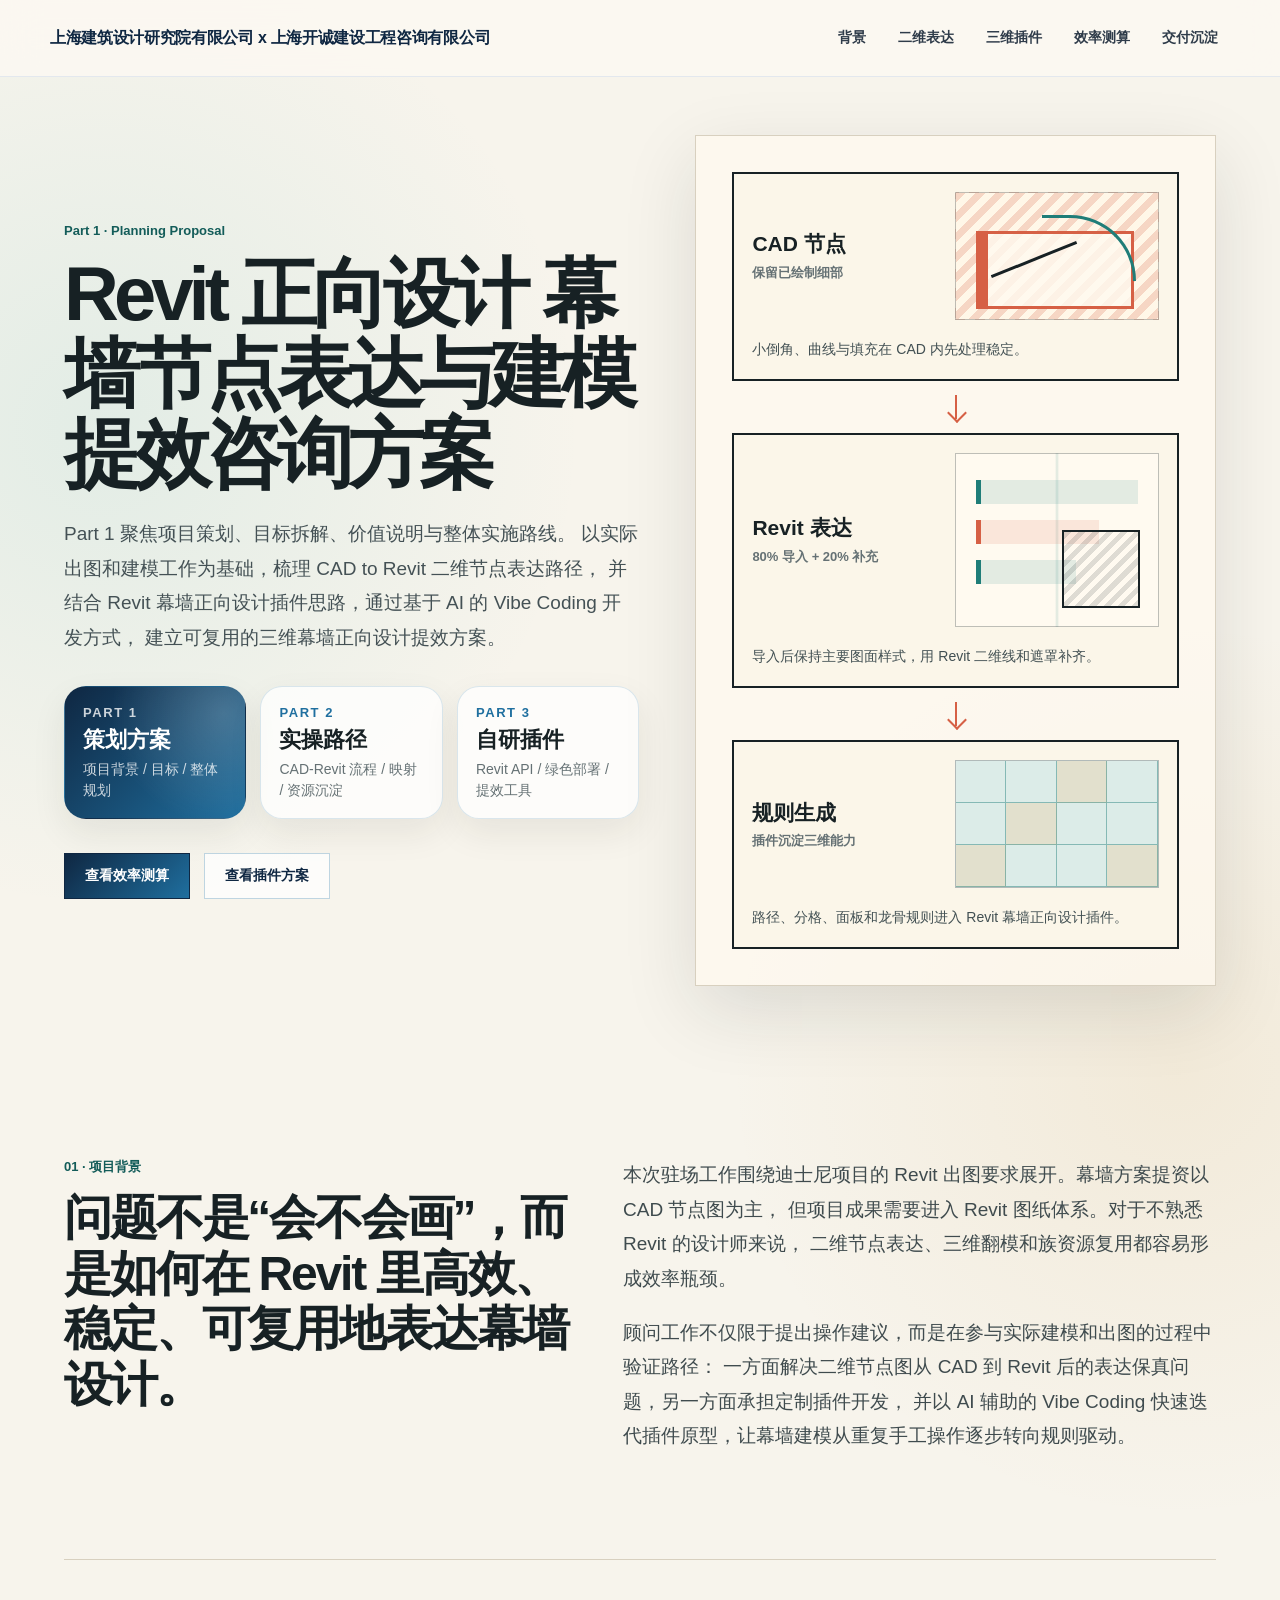
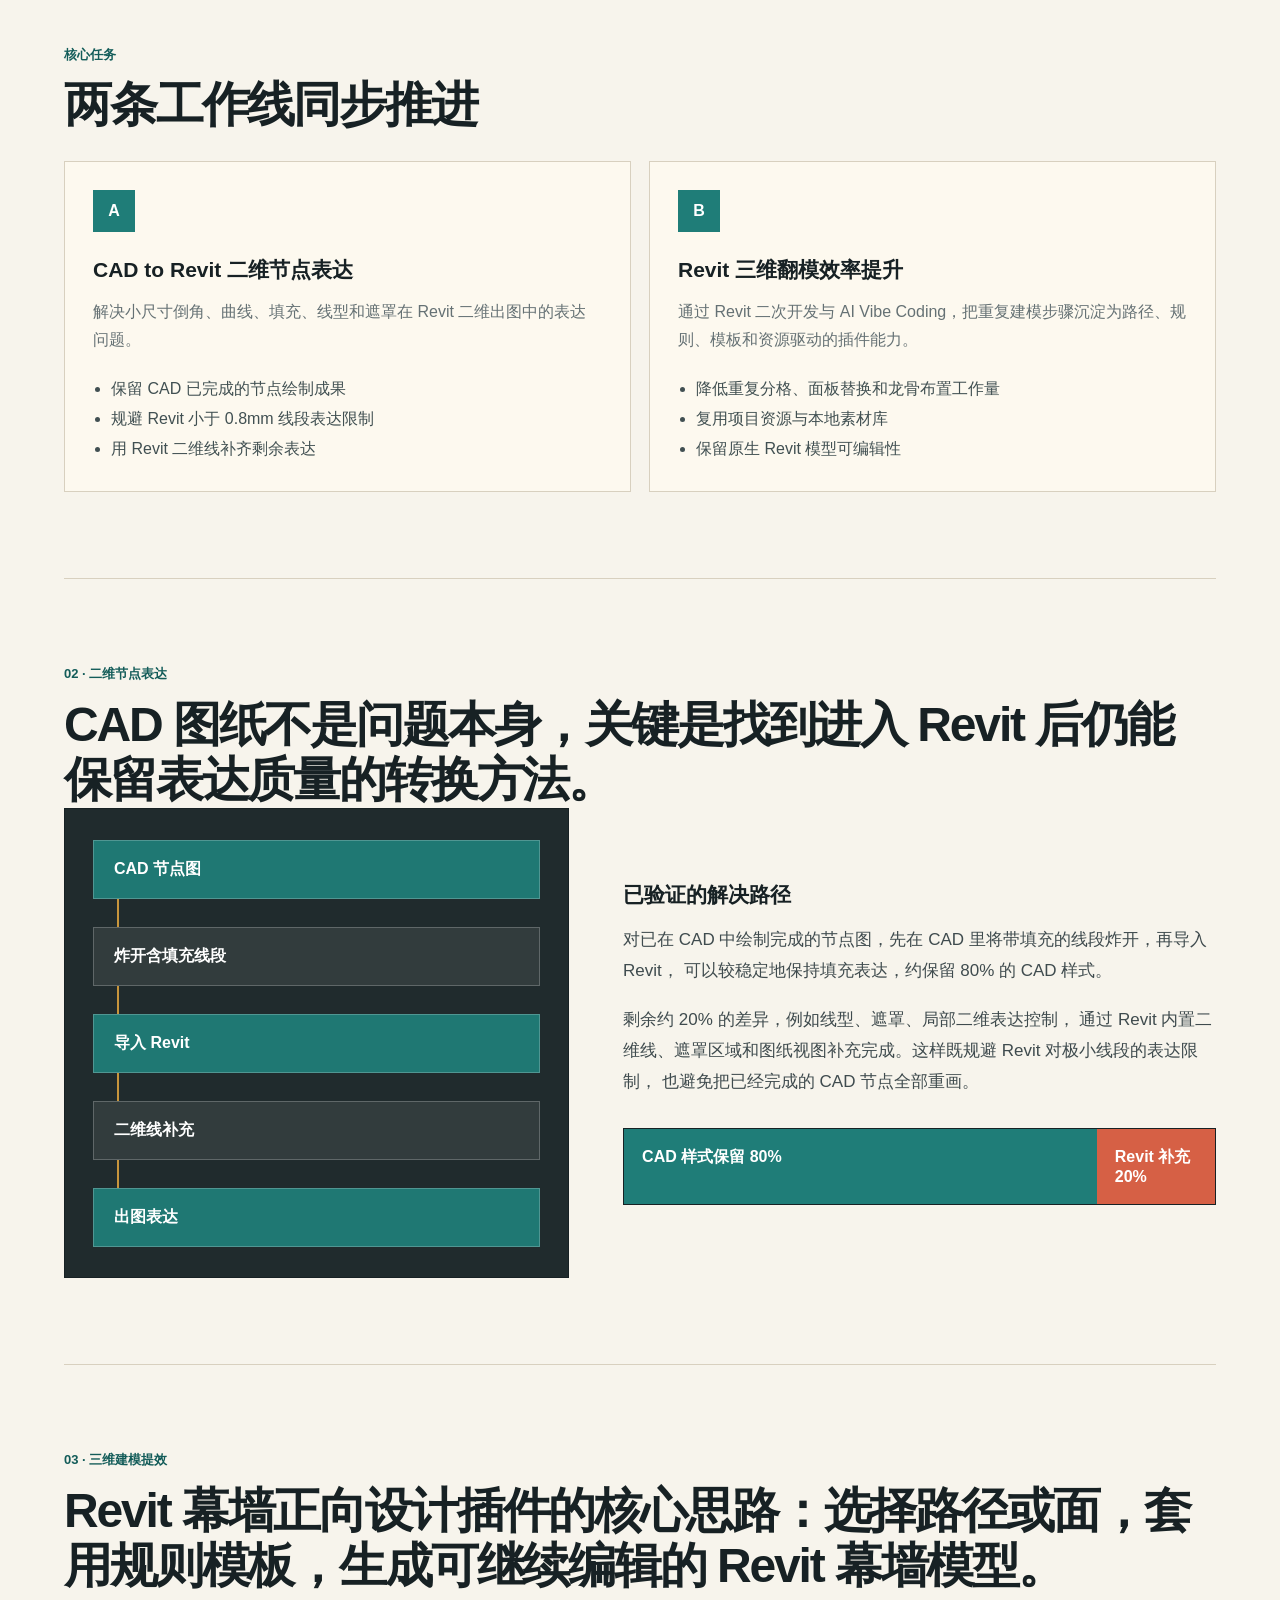
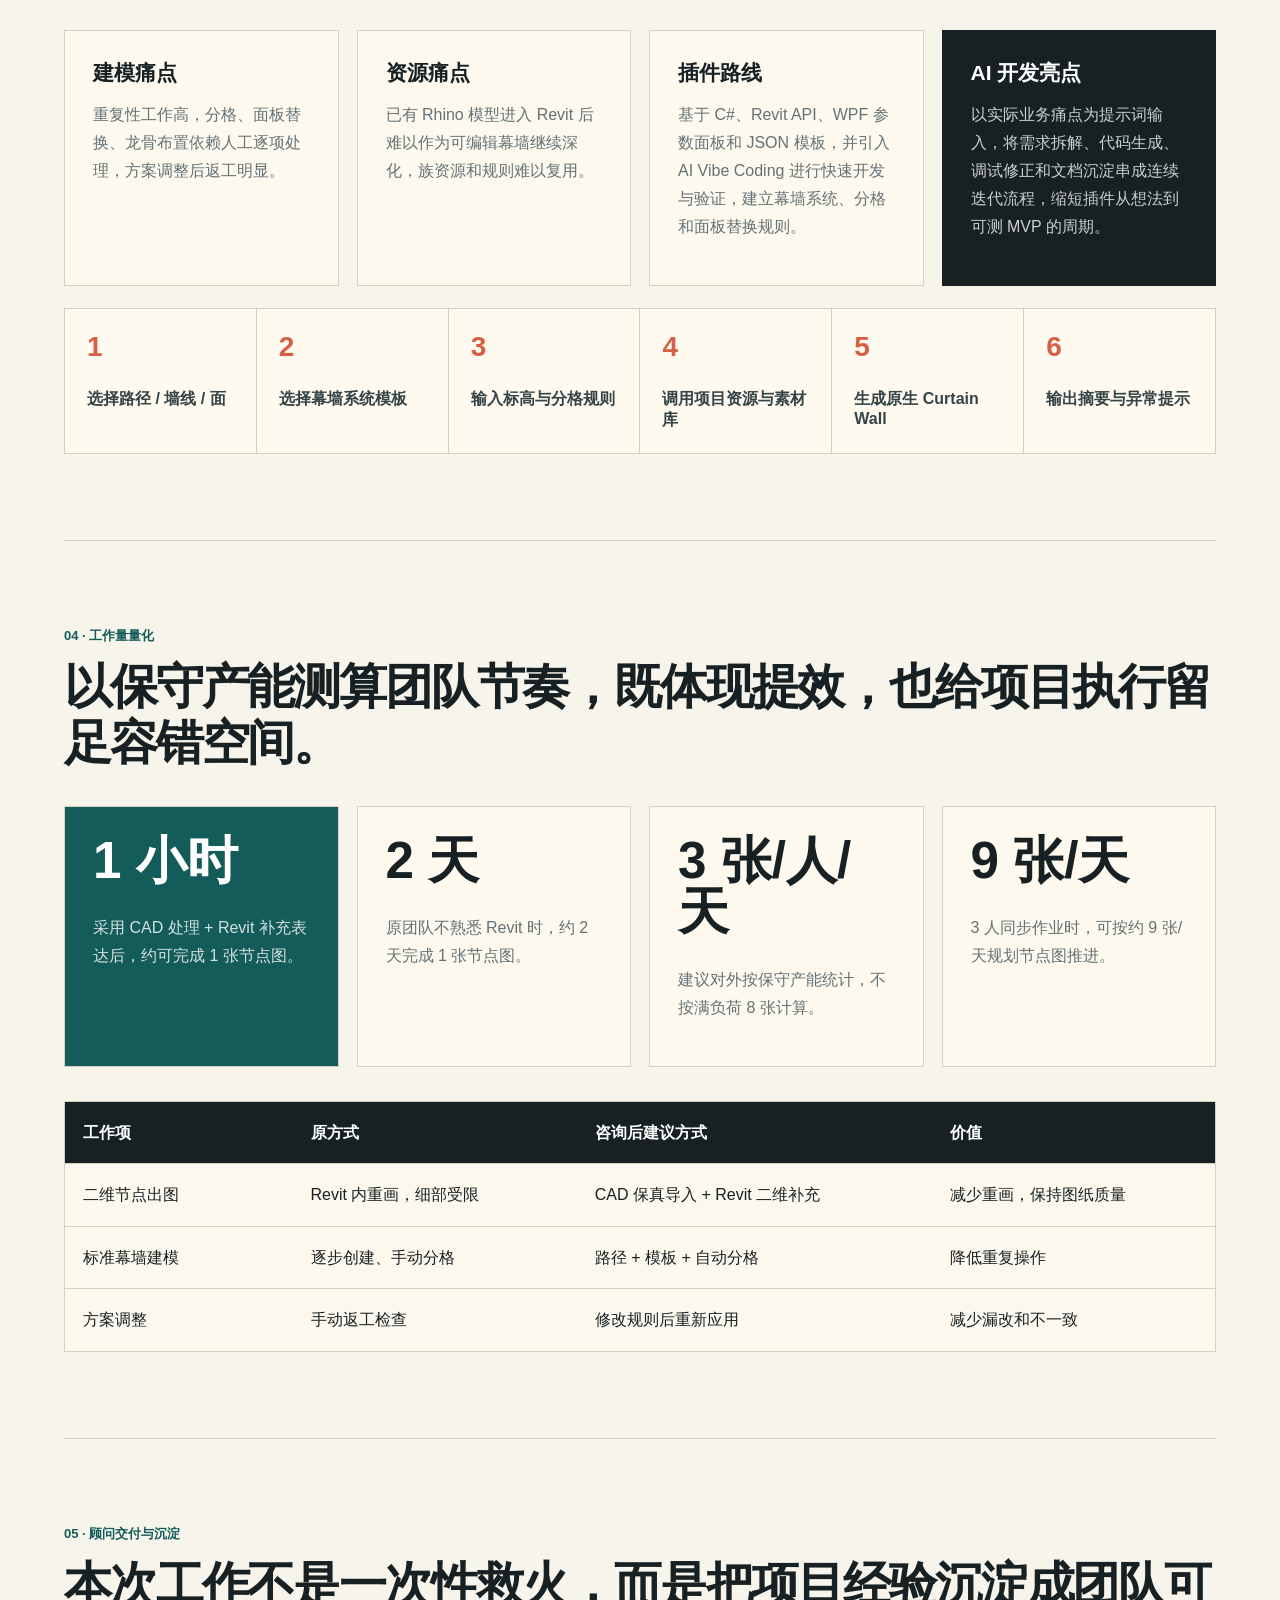
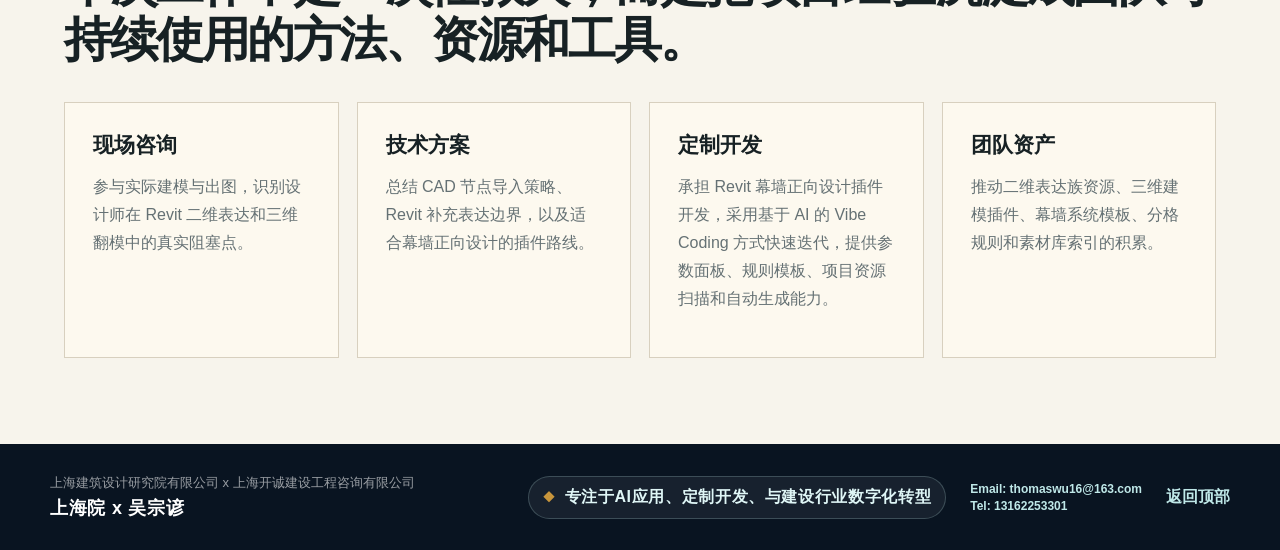
<file: report-site/index.html>
<!doctype html>
<html lang="zh-CN">
  <head>
    <meta charset="utf-8" />
    <meta name="viewport" content="width=device-width, initial-scale=1" />
    <title>Part 1｜Revit 正向设计 幕墙节点表达与建模提效咨询方案</title>
    <link rel="stylesheet" href="./styles.css" />
    <link rel="stylesheet" href="../shared-site.css" />
  </head>
  <body>
    <header class="site-header unified-header" aria-label="页面导航">
      <div class="header-container">
        <a class="site-brand" href="#hero" aria-label="返回 Part 1 顶部"><span class="brand-line">上海建筑设计研究院有限公司</span><span class="brand-separator"> x </span><span class="brand-line">上海开诚建设工程咨询有限公司</span></a>
        <button class="nav-toggle" type="button" aria-label="展开导航" aria-expanded="false">菜单</button>
        <nav class="site-nav nav-links" aria-label="Part 1 页面导航">
          <a href="#context">背景</a>
          <a href="#cad">二维表达</a>
          <a href="#plugin">三维插件</a>
          <a href="#capacity">效率测算</a>
          <a href="#deliverables">交付沉淀</a>
        </nav>
      </div>
    </header>

    <main>
      <section id="hero" class="hero section-shell">
        <div class="hero-copy">
          <p class="eyebrow">Part 1 · Planning Proposal</p>
          <h1>Revit 正向设计 幕墙节点表达与建模提效咨询方案</h1>
          <p class="lead">
            Part 1 聚焦项目策划、目标拆解、价值说明与整体实施路线。
            以实际出图和建模工作为基础，梳理 CAD to Revit 二维节点表达路径，
            并结合 Revit 幕墙正向设计插件思路，通过基于 AI 的 Vibe Coding 开发方式，
            建立可复用的三维幕墙正向设计提效方案。
          </p>
          <div class="part-switch" aria-label="Part 1、Part 2 和 Part 3 跳转">
            <a class="part-card is-current" href="#hero">
              <span>Part 1</span>
              <strong>策划方案</strong>
              <em>项目背景 / 目标 / 整体规划</em>
            </a>
            <a class="part-card" href="../cwp2/index.html">
              <span>Part 2</span>
              <strong>实操路径</strong>
              <em>CAD-Revit 流程 / 映射 / 资源沉淀</em>
            </a>
            <a class="part-card" href="../cwp3/index.html">
              <span>Part 3</span>
              <strong>自研插件</strong>
              <em>Revit API / 绿色部署 / 提效工具</em>
            </a>
          </div>
          <div class="hero-actions" aria-label="关键结论">
            <a class="primary-action" href="#capacity">查看效率测算</a>
            <a class="secondary-action" href="#plugin">查看插件方案</a>
          </div>
        </div>

        <div class="hero-visual" aria-label="CAD 节点到 Revit 表达再到插件规则生成的流程">
          <div class="workflow-board">
            <article class="workflow-card cad-card">
              <div class="workflow-label">
                <strong>CAD 节点</strong>
                <span>保留已绘制细部</span>
              </div>
              <div class="cad-detail" aria-hidden="true">
                <i class="hatch"></i>
                <i class="profile"></i>
                <i class="curve"></i>
                <i class="joint"></i>
              </div>
              <p>小倒角、曲线与填充在 CAD 内先处理稳定。</p>
            </article>

            <div class="workflow-arrow" aria-hidden="true"></div>

            <article class="workflow-card revit-card">
              <div class="workflow-label">
                <strong>Revit 表达</strong>
                <span>80% 导入 + 20% 补充</span>
              </div>
              <div class="sheet-detail" aria-hidden="true">
                <span></span><span></span><span></span>
                <b></b>
              </div>
              <p>导入后保持主要图面样式，用 Revit 二维线和遮罩补齐。</p>
            </article>

            <div class="workflow-arrow" aria-hidden="true"></div>

            <article class="workflow-card rule-card">
              <div class="workflow-label">
                <strong>规则生成</strong>
                <span>插件沉淀三维能力</span>
              </div>
              <div class="rule-detail" aria-hidden="true">
                <span></span><span></span><span></span><span></span>
                <span></span><span></span><span></span><span></span>
                <span></span><span></span><span></span><span></span>
              </div>
              <p>路径、分格、面板和龙骨规则进入 Revit 幕墙正向设计插件。</p>
            </article>
          </div>
        </div>
      </section>

      <section id="context" class="section-shell intro-grid">
        <div class="section-title">
          <p class="eyebrow">01 · 项目背景</p>
          <h2>问题不是“会不会画”，而是如何在 Revit 里高效、稳定、可复用地表达幕墙设计。</h2>
        </div>
        <div class="intro-copy">
          <p>
            本次驻场工作围绕迪士尼项目的 Revit 出图要求展开。幕墙方案提资以 CAD 节点图为主，
            但项目成果需要进入 Revit 图纸体系。对于不熟悉 Revit 的设计师来说，
            二维节点表达、三维翻模和族资源复用都容易形成效率瓶颈。
          </p>
          <p>
            顾问工作不仅限于提出操作建议，而是在参与实际建模和出图的过程中验证路径：
            一方面解决二维节点图从 CAD 到 Revit 后的表达保真问题，另一方面承担定制插件开发，
            并以 AI 辅助的 Vibe Coding 快速迭代插件原型，让幕墙建模从重复手工操作逐步转向规则驱动。
          </p>
        </div>
      </section>

      <section class="section-shell pain-section">
        <div class="section-title compact">
          <p class="eyebrow">核心任务</p>
          <h2>两条工作线同步推进</h2>
        </div>
        <div class="two-track">
          <article class="track-card">
            <span class="track-no">A</span>
            <h3>CAD to Revit 二维节点表达</h3>
            <p>解决小尺寸倒角、曲线、填充、线型和遮罩在 Revit 二维出图中的表达问题。</p>
            <ul>
              <li>保留 CAD 已完成的节点绘制成果</li>
              <li>规避 Revit 小于 0.8mm 线段表达限制</li>
              <li>用 Revit 二维线补齐剩余表达</li>
            </ul>
          </article>
          <article class="track-card">
            <span class="track-no">B</span>
            <h3>Revit 三维翻模效率提升</h3>
            <p>通过 Revit 二次开发与 AI Vibe Coding，把重复建模步骤沉淀为路径、规则、模板和资源驱动的插件能力。</p>
            <ul>
              <li>降低重复分格、面板替换和龙骨布置工作量</li>
              <li>复用项目资源与本地素材库</li>
              <li>保留原生 Revit 模型可编辑性</li>
            </ul>
          </article>
        </div>
      </section>

      <section id="cad" class="section-shell cad-section">
        <div class="section-title">
          <p class="eyebrow">02 · 二维节点表达</p>
          <h2>CAD 图纸不是问题本身，关键是找到进入 Revit 后仍能保留表达质量的转换方法。</h2>
        </div>
        <div class="cad-layout">
          <div class="cad-diagram" aria-label="CAD 到 Revit 的节点处理流程">
            <div class="flow-node strong">CAD 节点图</div>
            <div class="flow-line"></div>
            <div class="flow-node">炸开含填充线段</div>
            <div class="flow-line"></div>
            <div class="flow-node strong">导入 Revit</div>
            <div class="flow-line"></div>
            <div class="flow-node">二维线补充</div>
            <div class="flow-line"></div>
            <div class="flow-node strong">出图表达</div>
          </div>
          <div class="cad-copy">
            <h3>已验证的解决路径</h3>
            <p>
              对已在 CAD 中绘制完成的节点图，先在 CAD 里将带填充的线段炸开，再导入 Revit，
              可以较稳定地保持填充表达，约保留 80% 的 CAD 样式。
            </p>
            <p>
              剩余约 20% 的差异，例如线型、遮罩、局部二维表达控制，
              通过 Revit 内置二维线、遮罩区域和图纸视图补充完成。这样既规避 Revit 对极小线段的表达限制，
              也避免把已经完成的 CAD 节点全部重画。
            </p>
            <div class="ratio-strip" aria-label="表达保真比例">
              <span style="--w: 80%">CAD 样式保留 80%</span>
              <span style="--w: 20%">Revit 补充 20%</span>
            </div>
          </div>
        </div>
      </section>

      <section id="plugin" class="section-shell plugin-section">
        <div class="section-title">
          <p class="eyebrow">03 · 三维建模提效</p>
          <h2>Revit 幕墙正向设计插件的核心思路：选择路径或面，套用规则模板，生成可继续编辑的 Revit 幕墙模型。</h2>
        </div>

        <div class="plugin-grid">
          <article class="solution-card">
            <h3>建模痛点</h3>
            <p>重复性工作高，分格、面板替换、龙骨布置依赖人工逐项处理，方案调整后返工明显。</p>
          </article>
          <article class="solution-card">
            <h3>资源痛点</h3>
            <p>已有 Rhino 模型进入 Revit 后难以作为可编辑幕墙继续深化，族资源和规则难以复用。</p>
          </article>
          <article class="solution-card">
            <h3>插件路线</h3>
            <p>基于 C#、Revit API、WPF 参数面板和 JSON 模板，并引入 AI Vibe Coding 进行快速开发与验证，建立幕墙系统、分格和面板替换规则。</p>
          </article>
          <article class="solution-card ai-card">
            <h3>AI 开发亮点</h3>
            <p>以实际业务痛点为提示词输入，将需求拆解、代码生成、调试修正和文档沉淀串成连续迭代流程，缩短插件从想法到可测 MVP 的周期。</p>
          </article>
        </div>

        <div class="pipeline" aria-label="插件生成流程">
          <div><span>1</span>选择路径 / 墙线 / 面</div>
          <div><span>2</span>选择幕墙系统模板</div>
          <div><span>3</span>输入标高与分格规则</div>
          <div><span>4</span>调用项目资源与素材库</div>
          <div><span>5</span>生成原生 Curtain Wall</div>
          <div><span>6</span>输出摘要与异常提示</div>
        </div>
      </section>

      <section id="capacity" class="section-shell metrics-section">
        <div class="section-title">
          <p class="eyebrow">04 · 工作量量化</p>
          <h2>以保守产能测算团队节奏，既体现提效，也给项目执行留足容错空间。</h2>
        </div>

        <div class="metrics-grid">
          <article class="metric-card highlight">
            <span class="metric-value">1 小时</span>
            <p>采用 CAD 处理 + Revit 补充表达后，约可完成 1 张节点图。</p>
          </article>
          <article class="metric-card">
            <span class="metric-value">2 天</span>
            <p>原团队不熟悉 Revit 时，约 2 天完成 1 张节点图。</p>
          </article>
          <article class="metric-card">
            <span class="metric-value">3 张/人/天</span>
            <p>建议对外按保守产能统计，不按满负荷 8 张计算。</p>
          </article>
          <article class="metric-card">
            <span class="metric-value">9 张/天</span>
            <p>3 人同步作业时，可按约 9 张/天规划节点图推进。</p>
          </article>
        </div>

        <div class="comparison-table" role="table" aria-label="效率对照表">
          <div class="table-row header" role="row">
            <span>工作项</span>
            <span>原方式</span>
            <span>咨询后建议方式</span>
            <span>价值</span>
          </div>
          <div class="table-row" role="row">
            <span data-label="工作项">二维节点出图</span>
            <span data-label="原方式">Revit 内重画，细部受限</span>
            <span data-label="咨询后建议方式">CAD 保真导入 + Revit 二维补充</span>
            <span data-label="价值">减少重画，保持图纸质量</span>
          </div>
          <div class="table-row" role="row">
            <span data-label="工作项">标准幕墙建模</span>
            <span data-label="原方式">逐步创建、手动分格</span>
            <span data-label="咨询后建议方式">路径 + 模板 + 自动分格</span>
            <span data-label="价值">降低重复操作</span>
          </div>
          <div class="table-row" role="row">
            <span data-label="工作项">方案调整</span>
            <span data-label="原方式">手动返工检查</span>
            <span data-label="咨询后建议方式">修改规则后重新应用</span>
            <span data-label="价值">减少漏改和不一致</span>
          </div>
        </div>
      </section>

      <section id="deliverables" class="section-shell deliver-section">
        <div class="section-title">
          <p class="eyebrow">05 · 顾问交付与沉淀</p>
          <h2>本次工作不是一次性救火，而是把项目经验沉淀成团队可持续使用的方法、资源和工具。</h2>
        </div>
        <div class="deliver-grid">
          <article>
            <h3>现场咨询</h3>
            <p>参与实际建模与出图，识别设计师在 Revit 二维表达和三维翻模中的真实阻塞点。</p>
          </article>
          <article>
            <h3>技术方案</h3>
            <p>总结 CAD 节点导入策略、Revit 补充表达边界，以及适合幕墙正向设计的插件路线。</p>
          </article>
          <article>
            <h3>定制开发</h3>
            <p>承担 Revit 幕墙正向设计插件开发，采用基于 AI 的 Vibe Coding 方式快速迭代，提供参数面板、规则模板、项目资源扫描和自动生成能力。</p>
          </article>
          <article>
            <h3>团队资产</h3>
            <p>推动二维表达族资源、三维建模插件、幕墙系统模板、分格规则和素材库索引的积累。</p>
          </article>
        </div>
      </section>
    </main>

    <footer class="site-footer unified-footer">
      <div class="footer-container">
        <div class="footer-brand">
          <span>上海建筑设计研究院有限公司 x 上海开诚建设工程咨询有限公司</span>
          <strong>上海院 x 吴宗谚</strong>
        </div>
        <div class="footer-signature" aria-label="个人签名描述">
          <span class="signature-icon">◆</span>
          <em>专注于AI应用、定制开发、与建设行业数字化转型</em>
        </div>
        <div class="footer-contact" aria-label="联系方式">
          <a href="mailto:thomaswu16@163.com">Email: thomaswu16@163.com</a>
          <a href="tel:13162253301">Tel: 13162253301</a>
        </div>

        <div class="footer-links">
          <a href="#hero">返回顶部</a>
        </div>
      </div>
    </footer>

    <script src="./app.js"></script>
  </body>
</html>
</file>
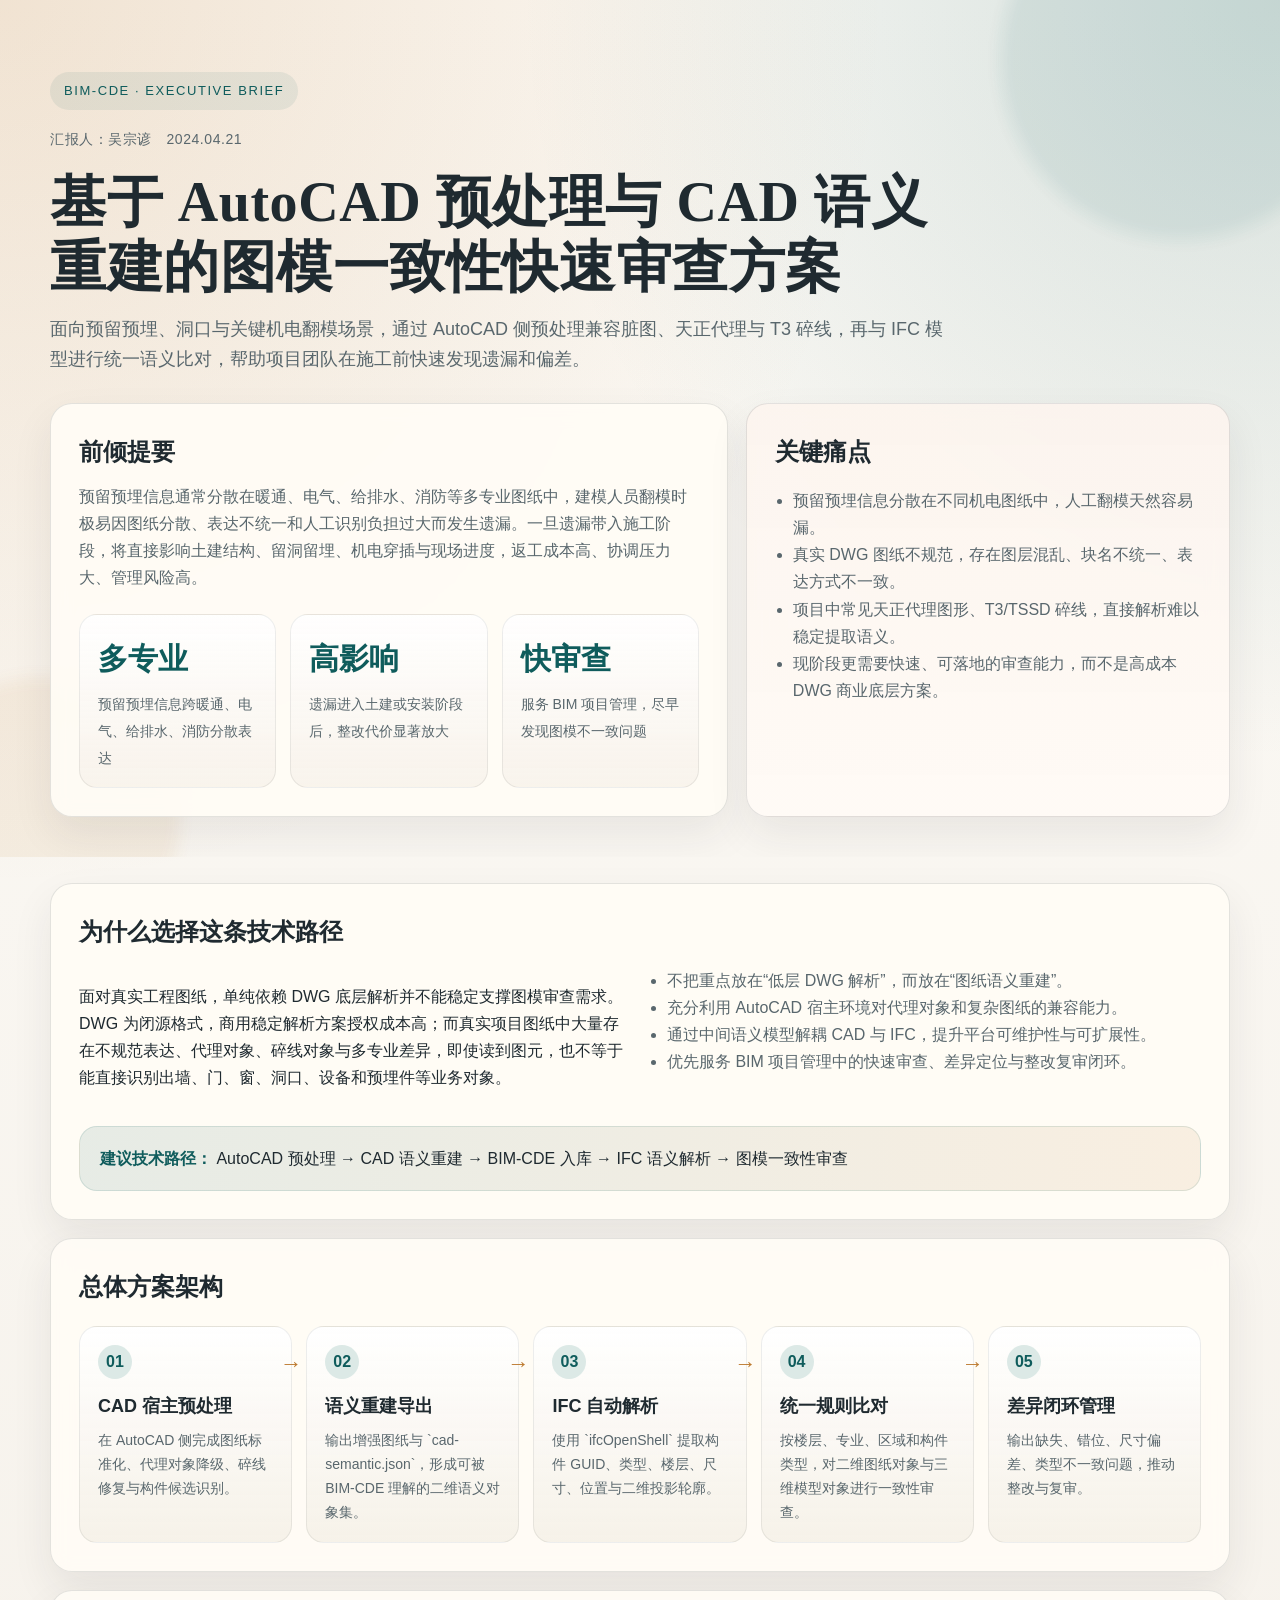
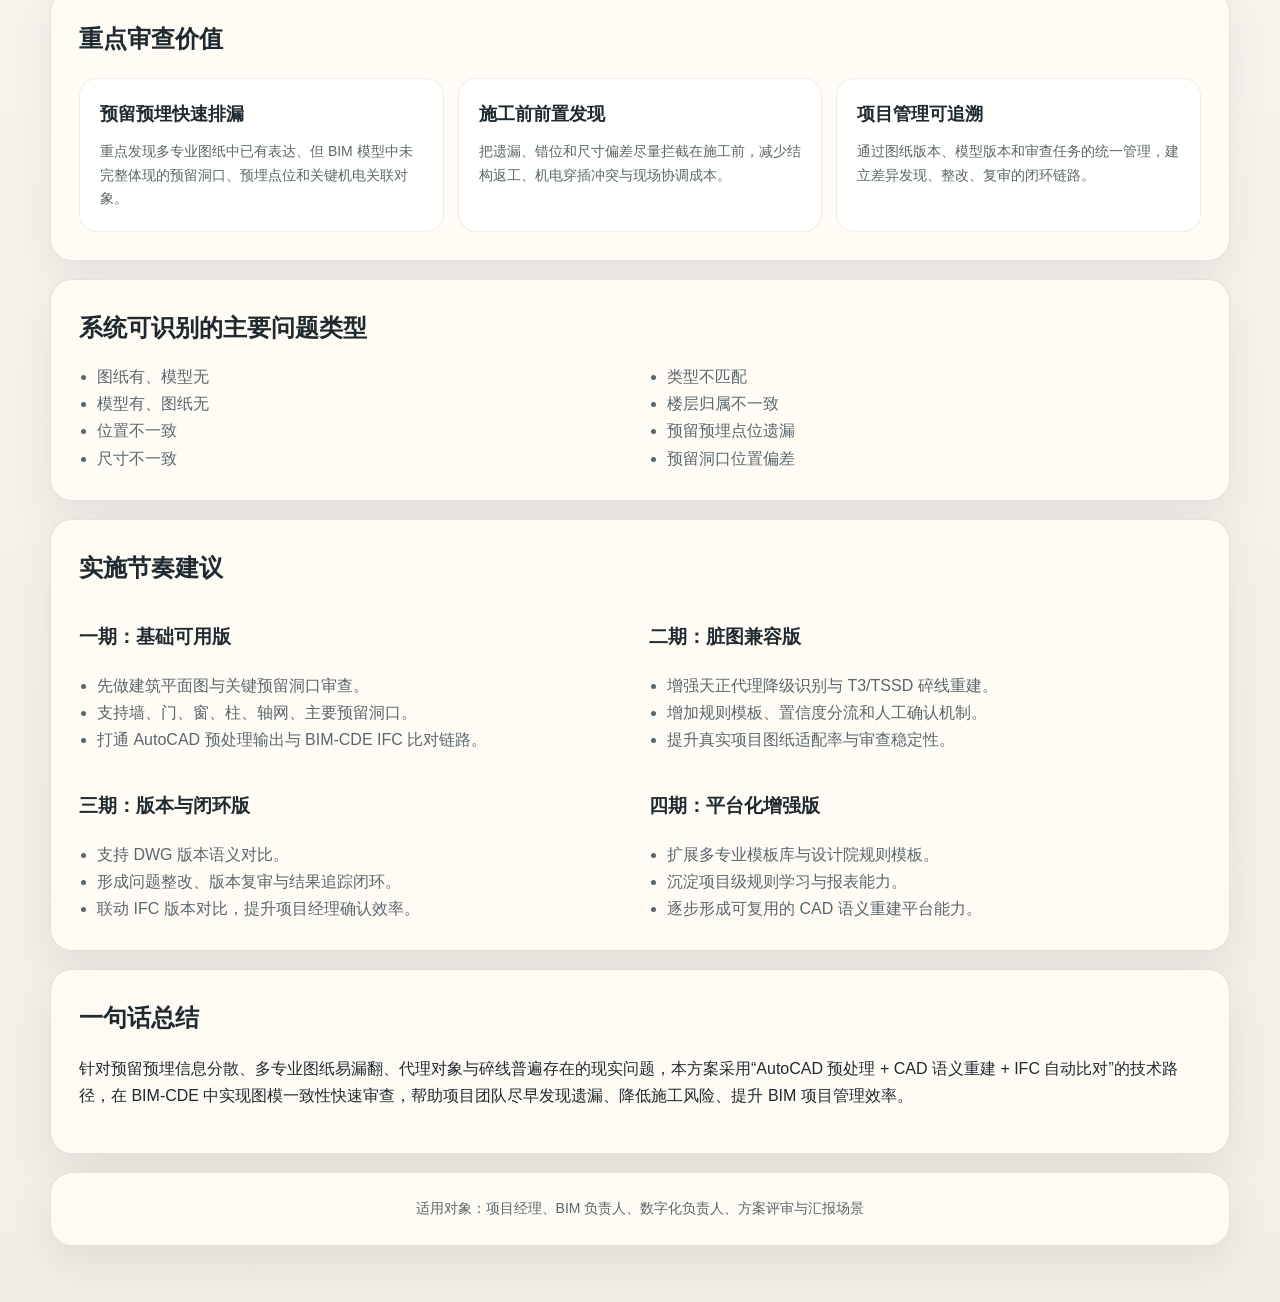
<file: cad-ifc-review-executive-brief.html>
<!DOCTYPE html>
<html lang="zh-CN">
<head>
  <meta charset="UTF-8" />
  <meta name="viewport" content="width=device-width, initial-scale=1.0" />
  <title>BIM-CDE 图模一致性快速审查方案</title>
  <style>
    :root {
      --bg: #f4f1ea;
      --paper: rgba(255, 252, 246, 0.92);
      --ink: #1f2a30;
      --muted: #59676d;
      --line: rgba(31, 42, 48, 0.12);
      --brand: #0f5c5c;
      --brand-soft: #dce9e6;
      --accent: #bd7a2f;
      --accent-soft: #f5eadc;
      --danger: #8e3d2f;
      --shadow: 0 18px 40px rgba(36, 43, 48, 0.08);
      --radius: 22px;
      --content-width: 1180px;
    }

    * {
      box-sizing: border-box;
    }

    body {
      margin: 0;
      font-family: "Noto Sans SC", "Source Han Sans SC", "Microsoft YaHei", sans-serif;
      color: var(--ink);
      background:
        radial-gradient(circle at top left, rgba(189, 122, 47, 0.18), transparent 28%),
        radial-gradient(circle at top right, rgba(15, 92, 92, 0.16), transparent 24%),
        linear-gradient(180deg, #fcfaf6 0%, #f2ede5 100%);
      line-height: 1.7;
    }

    .hero {
      position: relative;
      overflow: hidden;
      padding: 72px 24px 40px;
    }

    .hero::before,
    .hero::after {
      content: "";
      position: absolute;
      border-radius: 999px;
      filter: blur(8px);
      opacity: 0.7;
      pointer-events: none;
    }

    .hero::before {
      width: 360px;
      height: 360px;
      top: -120px;
      right: -80px;
      background: rgba(15, 92, 92, 0.12);
    }

    .hero::after {
      width: 280px;
      height: 280px;
      left: -100px;
      bottom: -100px;
      background: rgba(189, 122, 47, 0.12);
    }

    .hero-inner,
    main {
      width: min(var(--content-width), calc(100% - 32px));
      margin: 0 auto;
      position: relative;
      z-index: 1;
    }

    .eyebrow {
      display: inline-block;
      padding: 8px 14px;
      border-radius: 999px;
      background: rgba(15, 92, 92, 0.08);
      color: var(--brand);
      font-size: 13px;
      letter-spacing: 0.12em;
      text-transform: uppercase;
    }

    .report-meta {
      margin-top: 18px;
      color: var(--muted);
      font-size: 14px;
      letter-spacing: 0.04em;
    }

    h1 {
      margin: 18px 0 14px;
      max-width: 920px;
      font-family: "Source Han Serif SC", "Songti SC", "STSong", serif;
      font-size: clamp(34px, 5vw, 56px);
      line-height: 1.16;
      letter-spacing: 0.01em;
    }

    .lead {
      max-width: 900px;
      font-size: 18px;
      color: var(--muted);
      margin: 0 0 26px;
    }

    .hero-grid {
      display: grid;
      grid-template-columns: 1.4fr 1fr;
      gap: 18px;
      margin-top: 28px;
    }

    .card {
      background: var(--paper);
      border: 1px solid var(--line);
      border-radius: var(--radius);
      box-shadow: var(--shadow);
      backdrop-filter: blur(10px);
    }

    .summary-card {
      padding: 28px;
    }

    .summary-card h2 {
      margin: 0 0 10px;
      font-size: 24px;
    }

    .summary-card p {
      margin: 0;
      color: var(--muted);
    }

    .metric-strip {
      display: grid;
      grid-template-columns: repeat(3, 1fr);
      gap: 14px;
      margin-top: 22px;
    }

    .metric {
      padding: 18px 18px 16px;
      background: linear-gradient(180deg, rgba(255,255,255,0.92), rgba(247, 241, 233, 0.8));
      border: 1px solid rgba(31, 42, 48, 0.08);
      border-radius: 18px;
    }

    .metric strong {
      display: block;
      font-size: 30px;
      color: var(--brand);
      margin-bottom: 6px;
    }

    .metric span {
      color: var(--muted);
      font-size: 14px;
    }

    .pain-card {
      padding: 28px;
      background: linear-gradient(180deg, rgba(252, 244, 238, 0.94), rgba(255, 250, 246, 0.92));
    }

    .pain-card h3,
    section h2 {
      margin: 0 0 14px;
      font-size: 24px;
    }

    .pain-points,
    .value-list,
    .path-list,
    .phase-list,
    .module-list {
      margin: 0;
      padding-left: 18px;
      color: var(--muted);
    }

    main {
      padding: 8px 0 56px;
    }

    section {
      margin-top: 18px;
      padding: 28px;
    }

    .section-grid {
      display: grid;
      grid-template-columns: repeat(2, minmax(0, 1fr));
      gap: 18px;
    }

    .flow {
      display: grid;
      grid-template-columns: repeat(5, minmax(0, 1fr));
      gap: 14px;
      margin-top: 18px;
    }

    .flow-step {
      position: relative;
      padding: 18px;
      border-radius: 18px;
      background: linear-gradient(180deg, rgba(255,255,255,0.94), rgba(245, 240, 231, 0.88));
      border: 1px solid rgba(31, 42, 48, 0.08);
      min-height: 168px;
    }

    .flow-step::after {
      content: "→";
      position: absolute;
      top: 18px;
      right: -11px;
      color: var(--accent);
      font-size: 22px;
      font-weight: 700;
    }

    .flow-step:last-child::after {
      content: "";
    }

    .step-no {
      display: inline-flex;
      align-items: center;
      justify-content: center;
      width: 34px;
      height: 34px;
      border-radius: 50%;
      background: var(--brand-soft);
      color: var(--brand);
      font-weight: 700;
      margin-bottom: 12px;
    }

    .flow-step h3 {
      margin: 0 0 8px;
      font-size: 18px;
    }

    .flow-step p {
      margin: 0;
      color: var(--muted);
      font-size: 14px;
    }

    .highlight-box {
      margin-top: 18px;
      padding: 18px 20px;
      border-radius: 18px;
      background: linear-gradient(90deg, rgba(15, 92, 92, 0.1), rgba(189, 122, 47, 0.1));
      border: 1px solid rgba(15, 92, 92, 0.12);
    }

    .highlight-box strong {
      color: var(--brand);
    }

    .compare-grid {
      display: grid;
      grid-template-columns: repeat(3, minmax(0, 1fr));
      gap: 14px;
      margin-top: 18px;
    }

    .compare-item {
      padding: 20px;
      border-radius: 18px;
      border: 1px solid rgba(31, 42, 48, 0.08);
      background: rgba(255, 255, 255, 0.8);
    }

    .compare-item h3 {
      margin: 0 0 10px;
      font-size: 18px;
    }

    .compare-item p {
      margin: 0;
      color: var(--muted);
      font-size: 14px;
    }

    .footer-note {
      margin-top: 18px;
      padding: 24px 28px;
      text-align: center;
      color: var(--muted);
      font-size: 14px;
    }

    @media (max-width: 1080px) {
      .hero-grid,
      .section-grid,
      .flow,
      .compare-grid {
        grid-template-columns: 1fr;
      }

      .flow-step::after {
        display: none;
      }

      .metric-strip {
        grid-template-columns: 1fr;
      }
    }
  </style>
</head>
<body>
  <header class="hero">
    <div class="hero-inner">
      <span class="eyebrow">BIM-CDE · Executive Brief</span>
      <div class="report-meta">汇报人：吴宗谚　2024.04.21</div>
      <h1>基于 AutoCAD 预处理与 CAD 语义重建的图模一致性快速审查方案</h1>
      <p class="lead">
        面向预留预埋、洞口与关键机电翻模场景，通过 AutoCAD 侧预处理兼容脏图、天正代理与 T3 碎线，再与 IFC 模型进行统一语义比对，帮助项目团队在施工前快速发现遗漏和偏差。
      </p>

      <div class="hero-grid">
        <article class="card summary-card">
          <h2>前倾提要</h2>
          <p>
            预留预埋信息通常分散在暖通、电气、给排水、消防等多专业图纸中，建模人员翻模时极易因图纸分散、表达不统一和人工识别负担过大而发生遗漏。一旦遗漏带入施工阶段，将直接影响土建结构、留洞留埋、机电穿插与现场进度，返工成本高、协调压力大、管理风险高。
          </p>
          <div class="metric-strip">
            <div class="metric">
              <strong>多专业</strong>
              <span>预留预埋信息跨暖通、电气、给排水、消防分散表达</span>
            </div>
            <div class="metric">
              <strong>高影响</strong>
              <span>遗漏进入土建或安装阶段后，整改代价显著放大</span>
            </div>
            <div class="metric">
              <strong>快审查</strong>
              <span>服务 BIM 项目管理，尽早发现图模不一致问题</span>
            </div>
          </div>
        </article>

        <aside class="card pain-card">
          <h3>关键痛点</h3>
          <ul class="pain-points">
            <li>预留预埋信息分散在不同机电图纸中，人工翻模天然容易漏。</li>
            <li>真实 DWG 图纸不规范，存在图层混乱、块名不统一、表达方式不一致。</li>
            <li>项目中常见天正代理图形、T3/TSSD 碎线，直接解析难以稳定提取语义。</li>
            <li>现阶段更需要快速、可落地的审查能力，而不是高成本 DWG 商业底层方案。</li>
          </ul>
        </aside>
      </div>
    </div>
  </header>

  <main>
    <section class="card">
      <h2>为什么选择这条技术路径</h2>
      <div class="section-grid">
        <div>
          <p>
            面对真实工程图纸，单纯依赖 DWG 底层解析并不能稳定支撑图模审查需求。DWG 为闭源格式，商用稳定解析方案授权成本高；而真实项目图纸中大量存在不规范表达、代理对象、碎线对象与多专业差异，即使读到图元，也不等于能直接识别出墙、门、窗、洞口、设备和预埋件等业务对象。
          </p>
        </div>
        <div>
          <ul class="path-list">
            <li>不把重点放在“低层 DWG 解析”，而放在“图纸语义重建”。</li>
            <li>充分利用 AutoCAD 宿主环境对代理对象和复杂图纸的兼容能力。</li>
            <li>通过中间语义模型解耦 CAD 与 IFC，提升平台可维护性与可扩展性。</li>
            <li>优先服务 BIM 项目管理中的快速审查、差异定位与整改复审闭环。</li>
          </ul>
        </div>
      </div>
      <div class="highlight-box">
        <strong>建议技术路径：</strong>
        AutoCAD 预处理 → CAD 语义重建 → BIM-CDE 入库 → IFC 语义解析 → 图模一致性审查
      </div>
    </section>

    <section class="card">
      <h2>总体方案架构</h2>
      <div class="flow">
        <div class="flow-step">
          <span class="step-no">01</span>
          <h3>CAD 宿主预处理</h3>
          <p>在 AutoCAD 侧完成图纸标准化、代理对象降级、碎线修复与构件候选识别。</p>
        </div>
        <div class="flow-step">
          <span class="step-no">02</span>
          <h3>语义重建导出</h3>
          <p>输出增强图纸与 `cad-semantic.json`，形成可被 BIM-CDE 理解的二维语义对象集。</p>
        </div>
        <div class="flow-step">
          <span class="step-no">03</span>
          <h3>IFC 自动解析</h3>
          <p>使用 `ifcOpenShell` 提取构件 GUID、类型、楼层、尺寸、位置与二维投影轮廓。</p>
        </div>
        <div class="flow-step">
          <span class="step-no">04</span>
          <h3>统一规则比对</h3>
          <p>按楼层、专业、区域和构件类型，对二维图纸对象与三维模型对象进行一致性审查。</p>
        </div>
        <div class="flow-step">
          <span class="step-no">05</span>
          <h3>差异闭环管理</h3>
          <p>输出缺失、错位、尺寸偏差、类型不一致问题，推动整改与复审。</p>
        </div>
      </div>
    </section>

    <section class="card">
      <h2>重点审查价值</h2>
      <div class="compare-grid">
        <div class="compare-item">
          <h3>预留预埋快速排漏</h3>
          <p>重点发现多专业图纸中已有表达、但 BIM 模型中未完整体现的预留洞口、预埋点位和关键机电关联对象。</p>
        </div>
        <div class="compare-item">
          <h3>施工前前置发现</h3>
          <p>把遗漏、错位和尺寸偏差尽量拦截在施工前，减少结构返工、机电穿插冲突与现场协调成本。</p>
        </div>
        <div class="compare-item">
          <h3>项目管理可追溯</h3>
          <p>通过图纸版本、模型版本和审查任务的统一管理，建立差异发现、整改、复审的闭环链路。</p>
        </div>
      </div>
    </section>

    <section class="card">
      <h2>系统可识别的主要问题类型</h2>
      <div class="section-grid">
        <div>
          <ul class="value-list">
            <li>图纸有、模型无</li>
            <li>模型有、图纸无</li>
            <li>位置不一致</li>
            <li>尺寸不一致</li>
          </ul>
        </div>
        <div>
          <ul class="value-list">
            <li>类型不匹配</li>
            <li>楼层归属不一致</li>
            <li>预留预埋点位遗漏</li>
            <li>预留洞口位置偏差</li>
          </ul>
        </div>
      </div>
    </section>

    <section class="card">
      <h2>实施节奏建议</h2>
      <div class="section-grid">
        <div>
          <h3>一期：基础可用版</h3>
          <ul class="phase-list">
            <li>先做建筑平面图与关键预留洞口审查。</li>
            <li>支持墙、门、窗、柱、轴网、主要预留洞口。</li>
            <li>打通 AutoCAD 预处理输出与 BIM-CDE IFC 比对链路。</li>
          </ul>
        </div>
        <div>
          <h3>二期：脏图兼容版</h3>
          <ul class="phase-list">
            <li>增强天正代理降级识别与 T3/TSSD 碎线重建。</li>
            <li>增加规则模板、置信度分流和人工确认机制。</li>
            <li>提升真实项目图纸适配率与审查稳定性。</li>
          </ul>
        </div>
      </div>
      <div class="section-grid" style="margin-top: 18px;">
        <div>
          <h3>三期：版本与闭环版</h3>
          <ul class="phase-list">
            <li>支持 DWG 版本语义对比。</li>
            <li>形成问题整改、版本复审与结果追踪闭环。</li>
            <li>联动 IFC 版本对比，提升项目经理确认效率。</li>
          </ul>
        </div>
        <div>
          <h3>四期：平台化增强版</h3>
          <ul class="phase-list">
            <li>扩展多专业模板库与设计院规则模板。</li>
            <li>沉淀项目级规则学习与报表能力。</li>
            <li>逐步形成可复用的 CAD 语义重建平台能力。</li>
          </ul>
        </div>
      </div>
    </section>

    <section class="card">
      <h2>一句话总结</h2>
      <p>
        针对预留预埋信息分散、多专业图纸易漏翻、代理对象与碎线普遍存在的现实问题，本方案采用“AutoCAD 预处理 + CAD 语义重建 + IFC 自动比对”的技术路径，在 BIM-CDE 中实现图模一致性快速审查，帮助项目团队尽早发现遗漏、降低施工风险、提升 BIM 项目管理效率。
      </p>
    </section>

    <div class="card footer-note">
      适用对象：项目经理、BIM 负责人、数字化负责人、方案评审与汇报场景
    </div>
  </main>
</body>
</html>
</file>
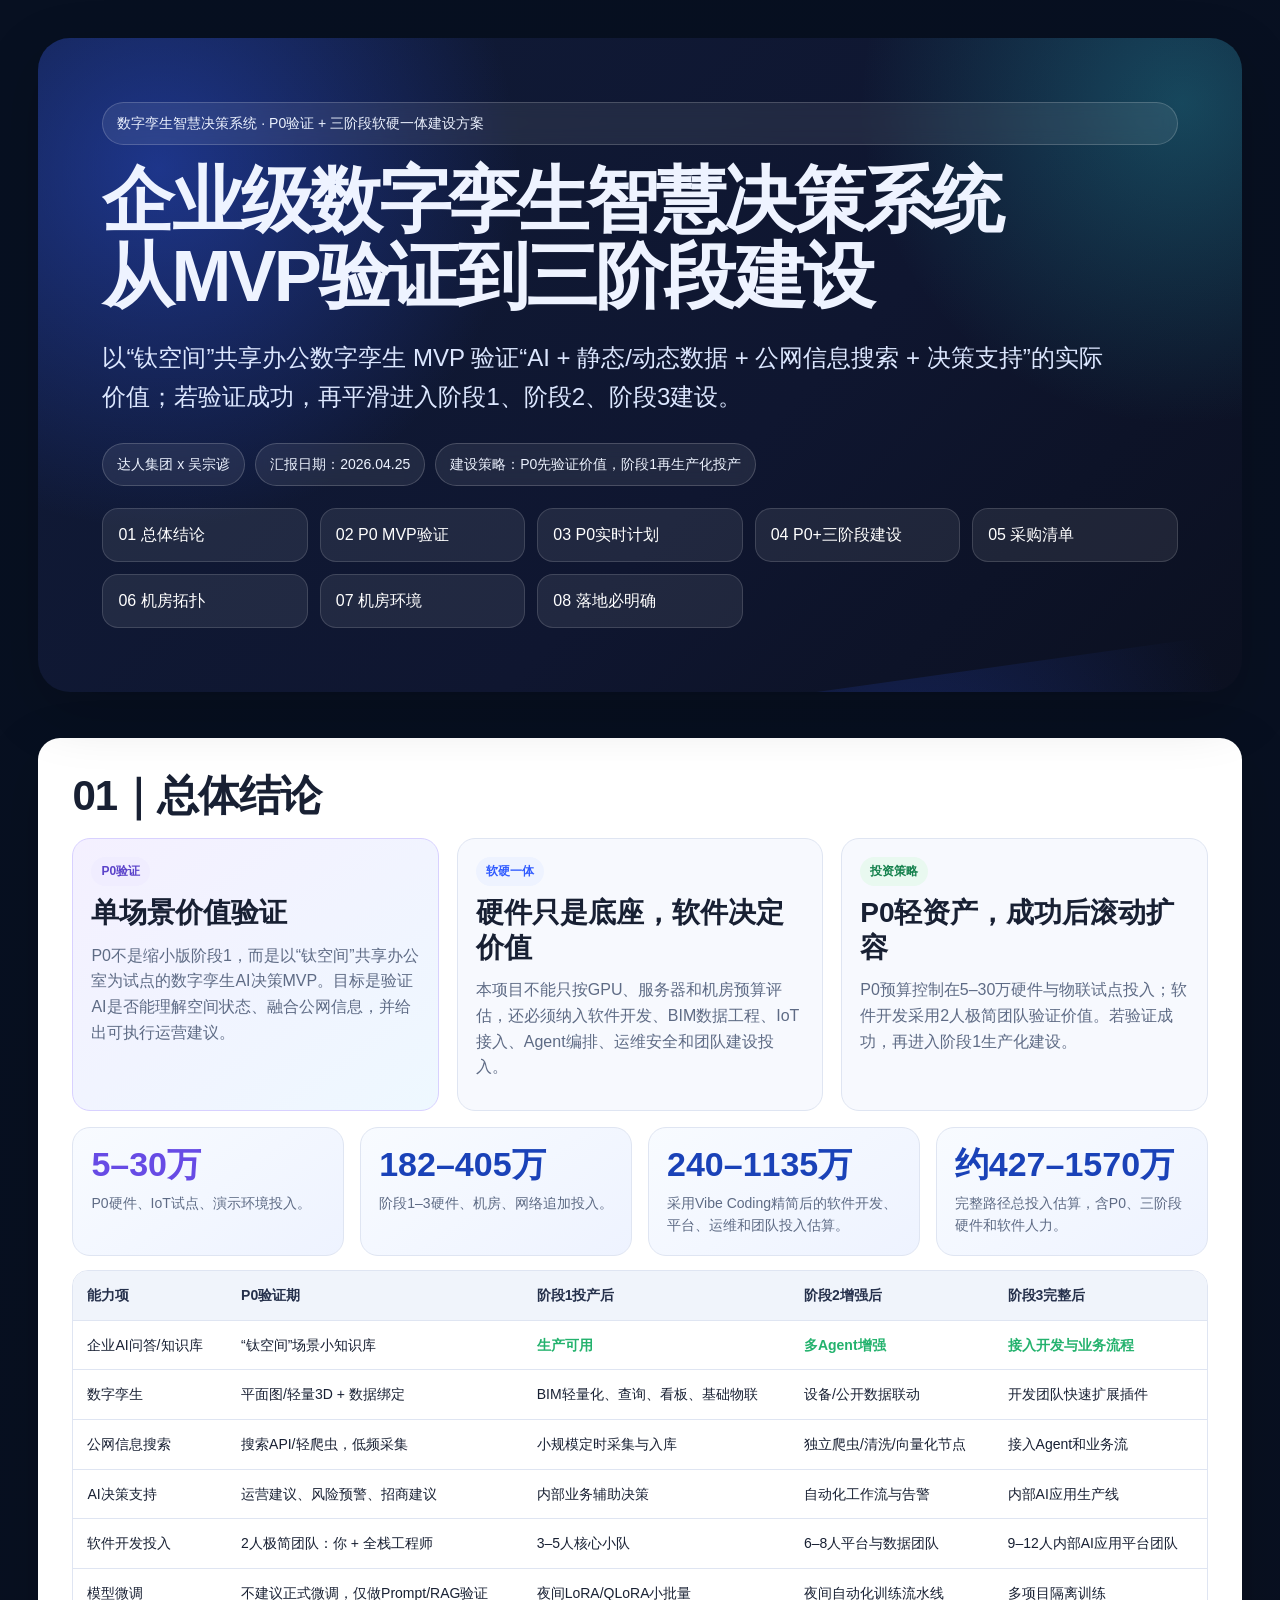
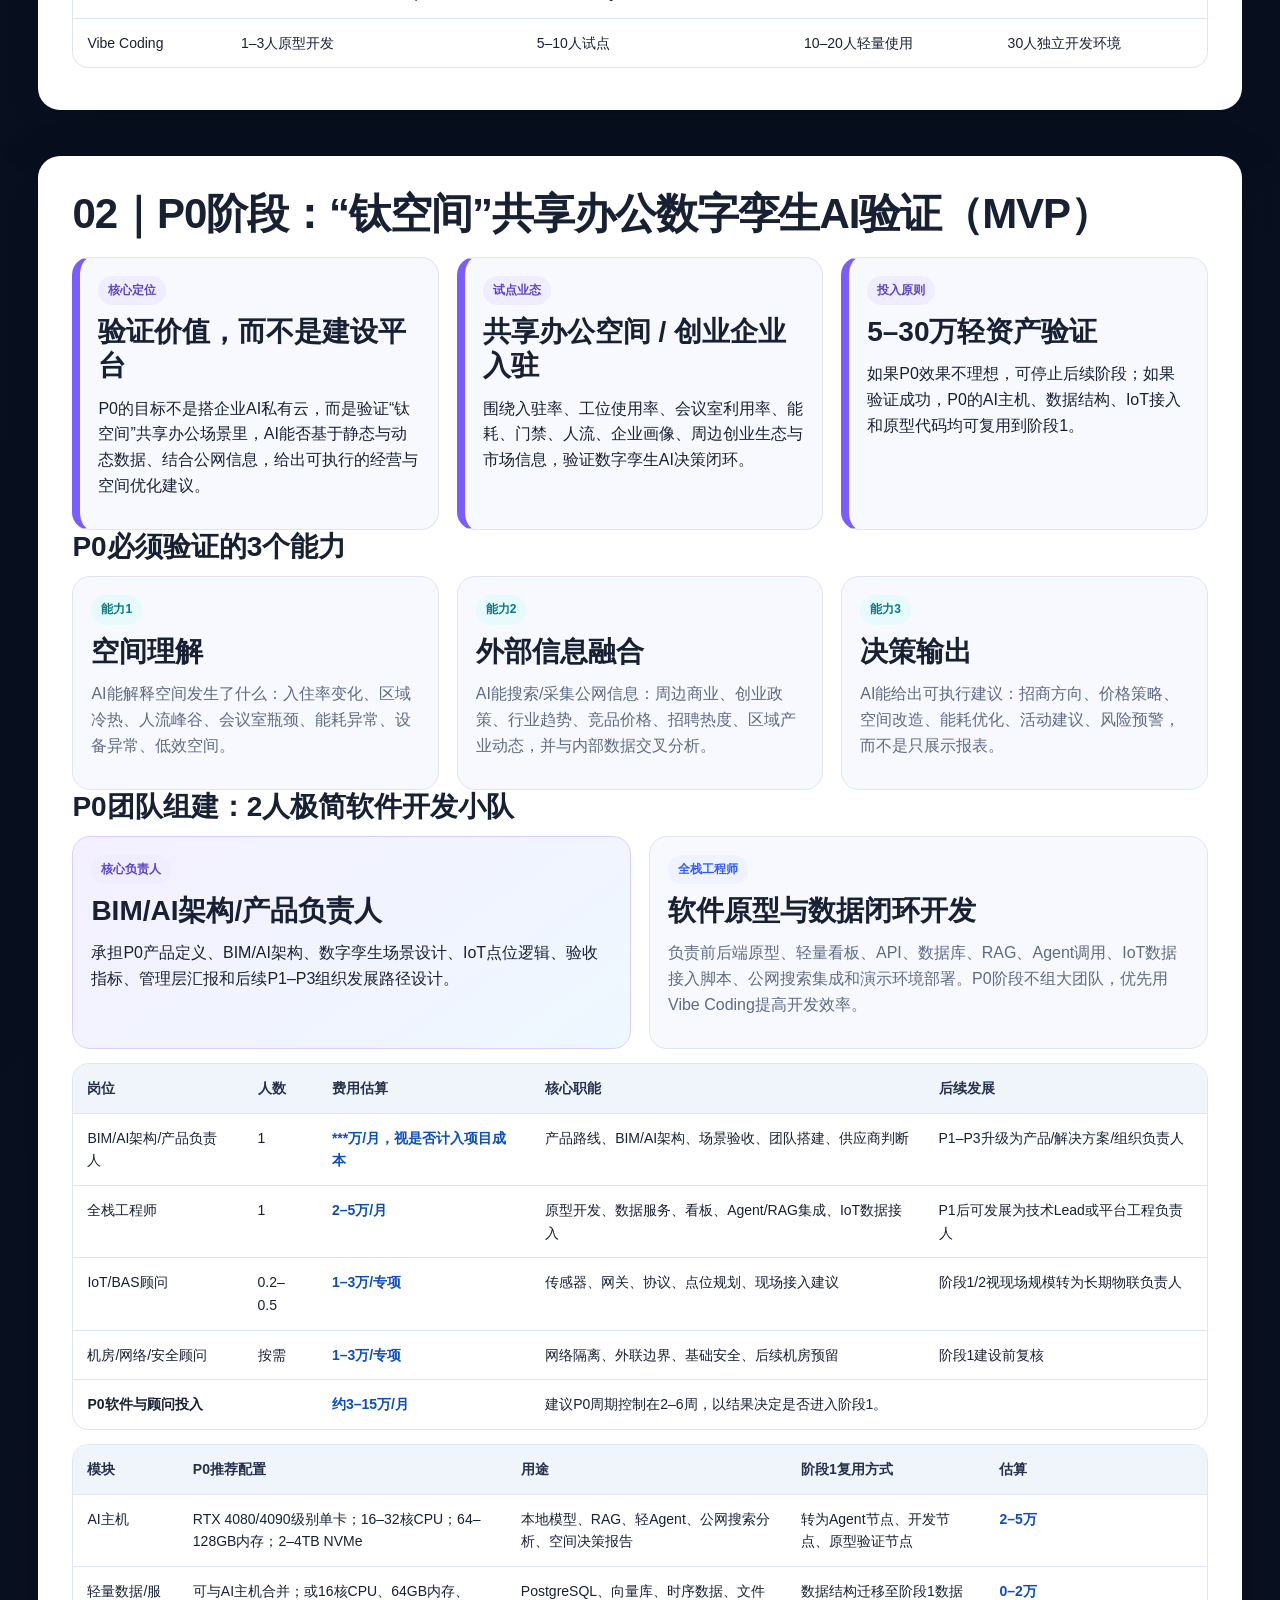
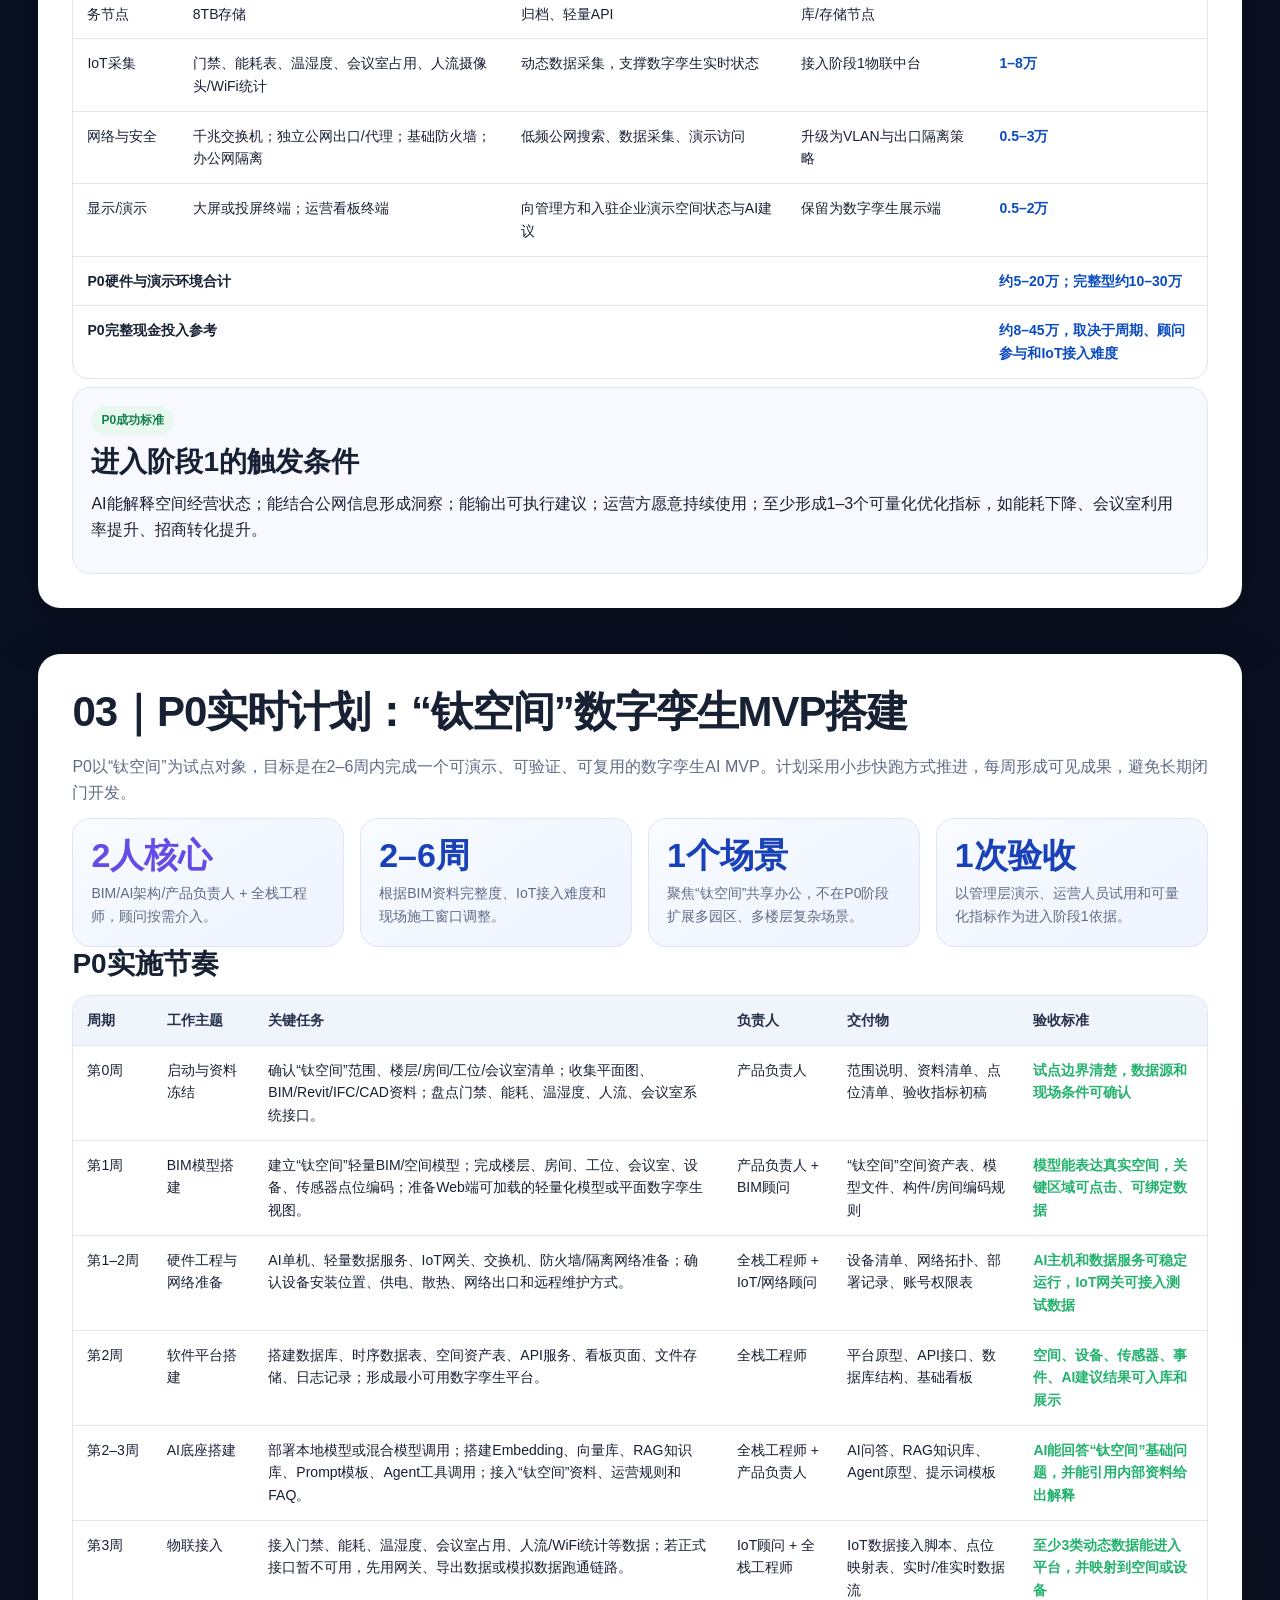
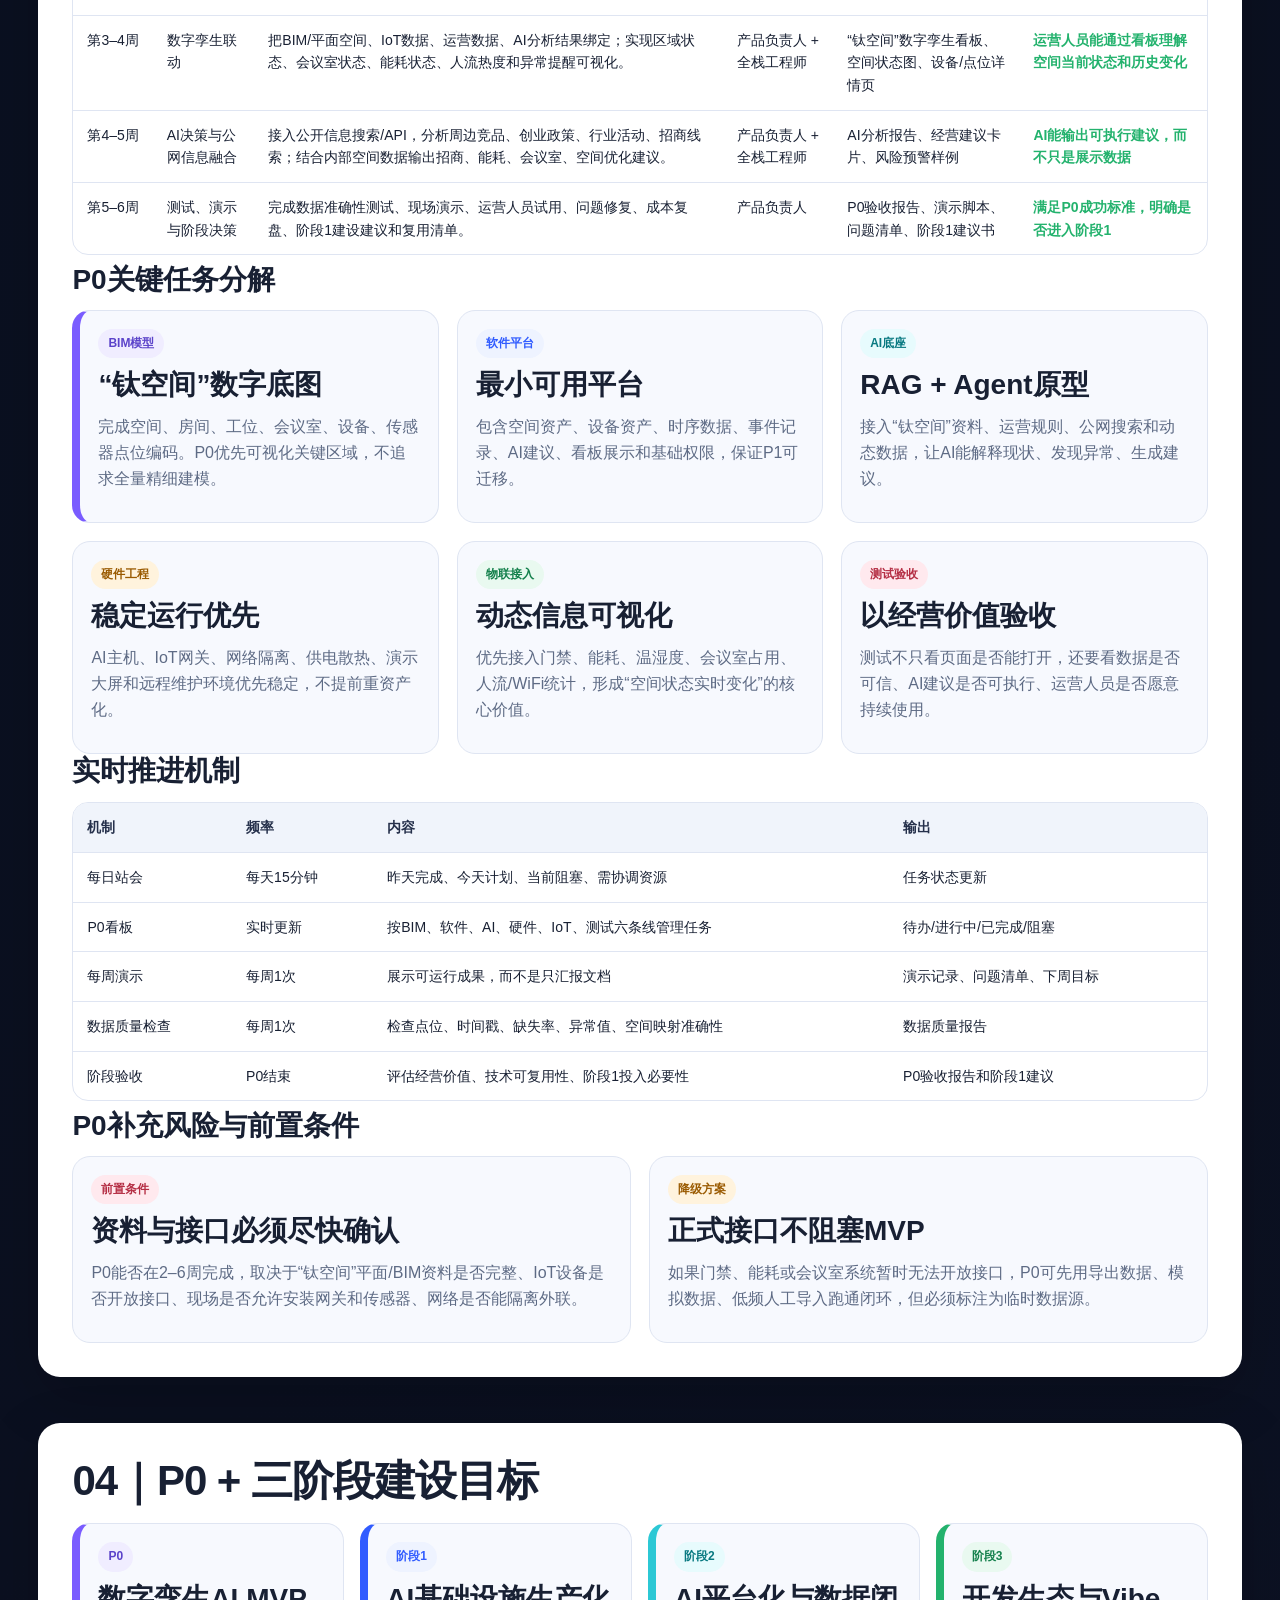
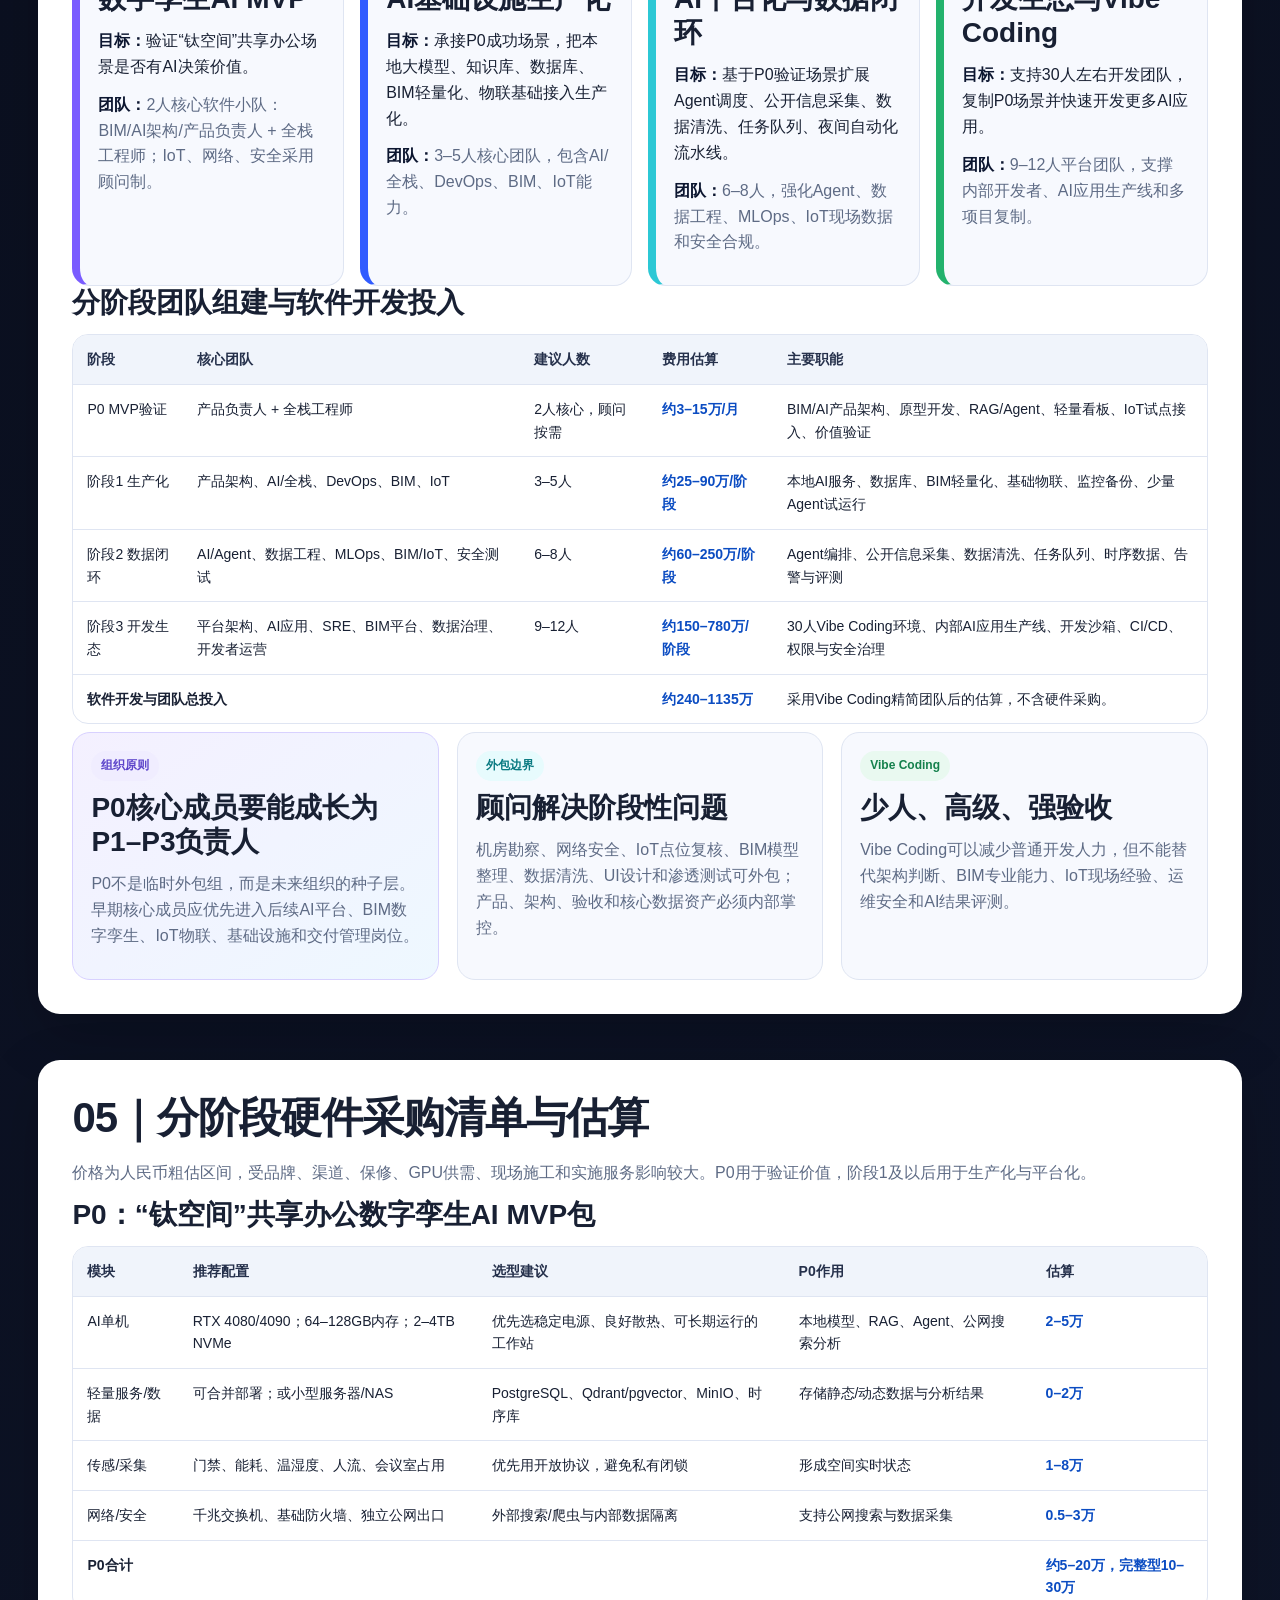
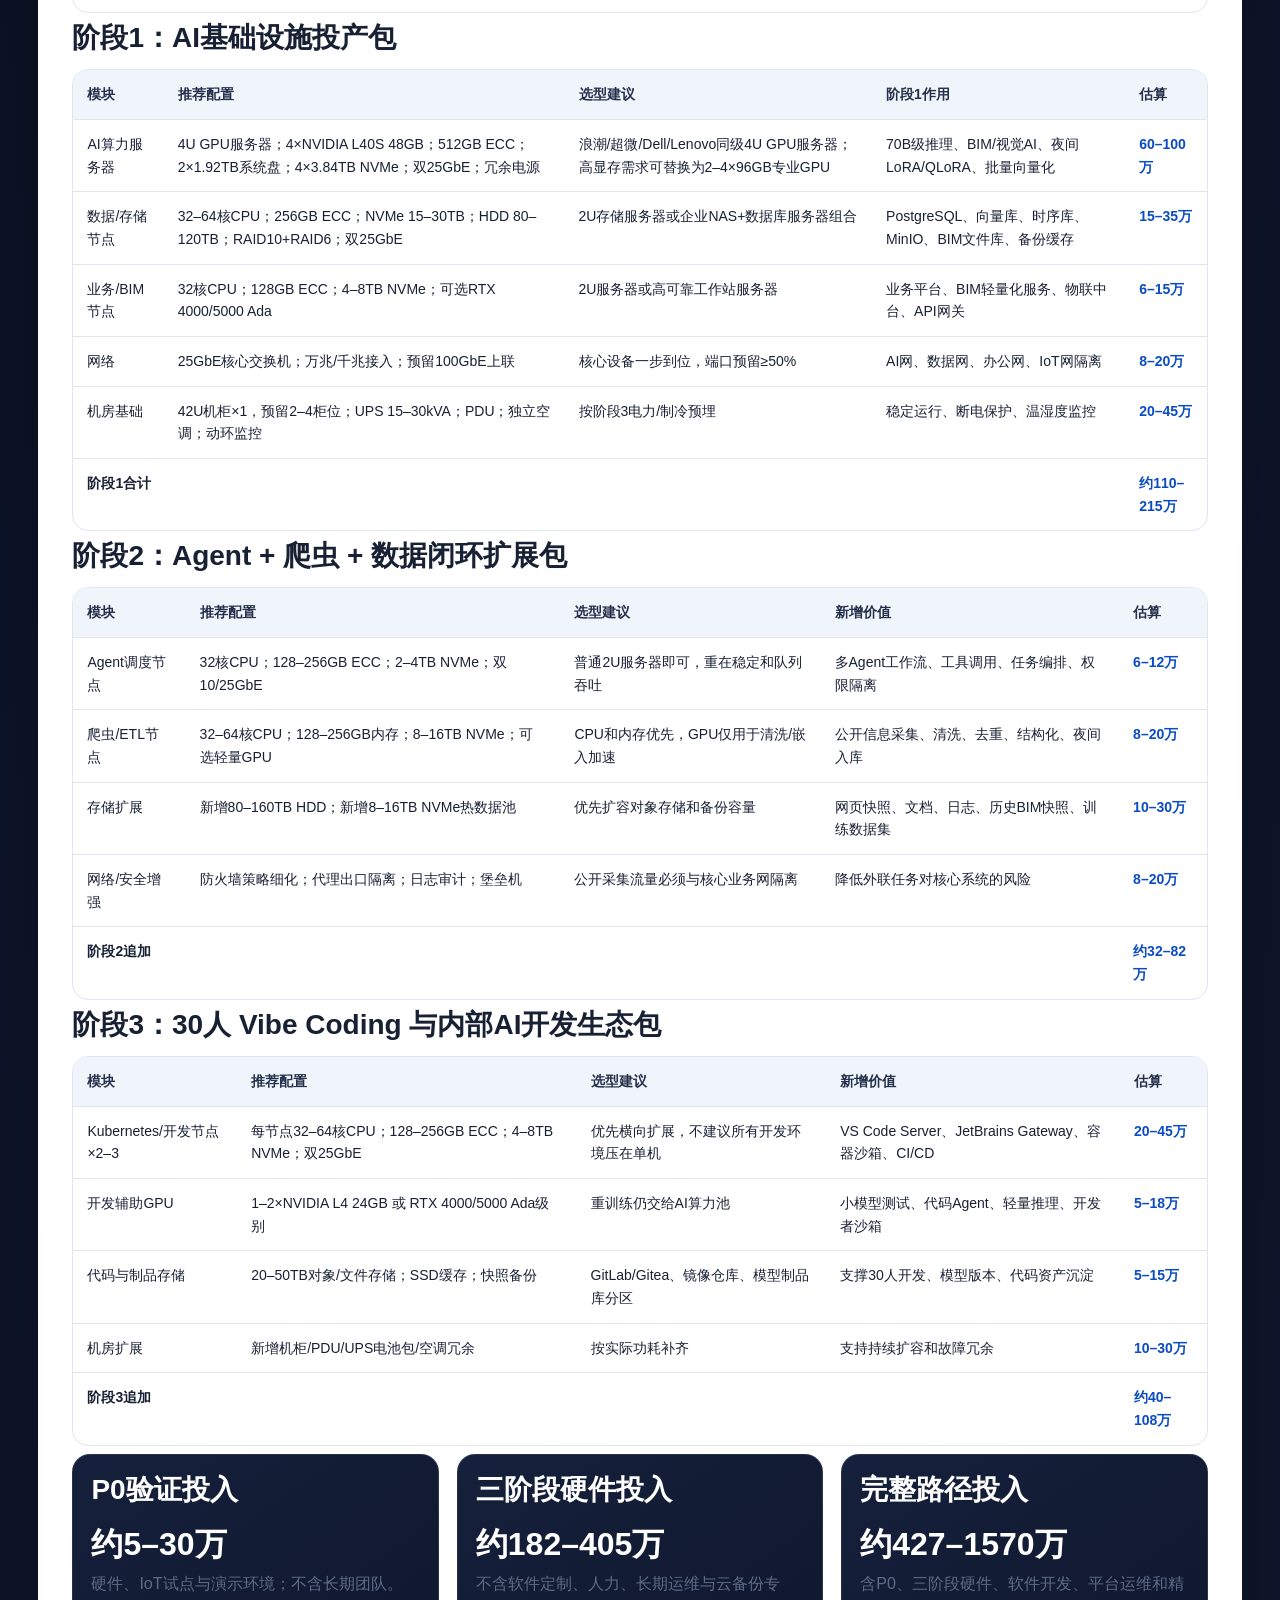
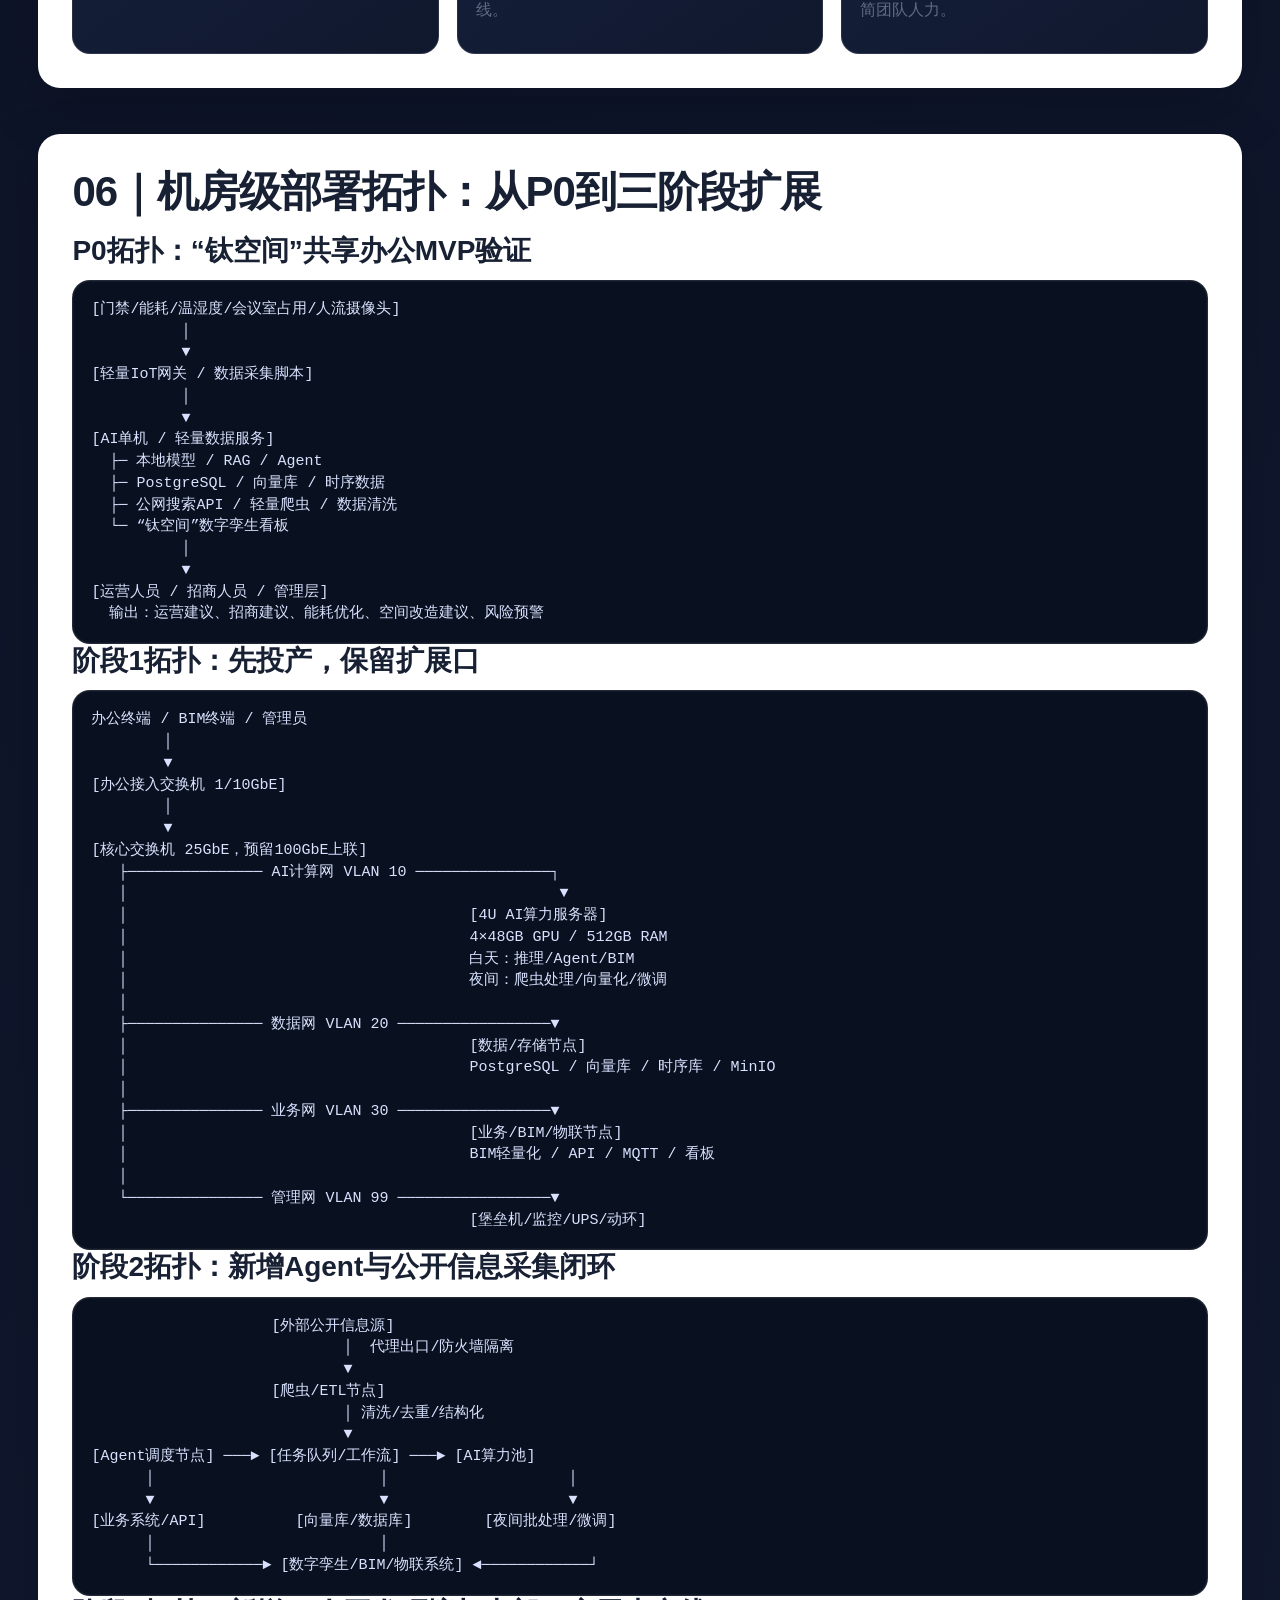
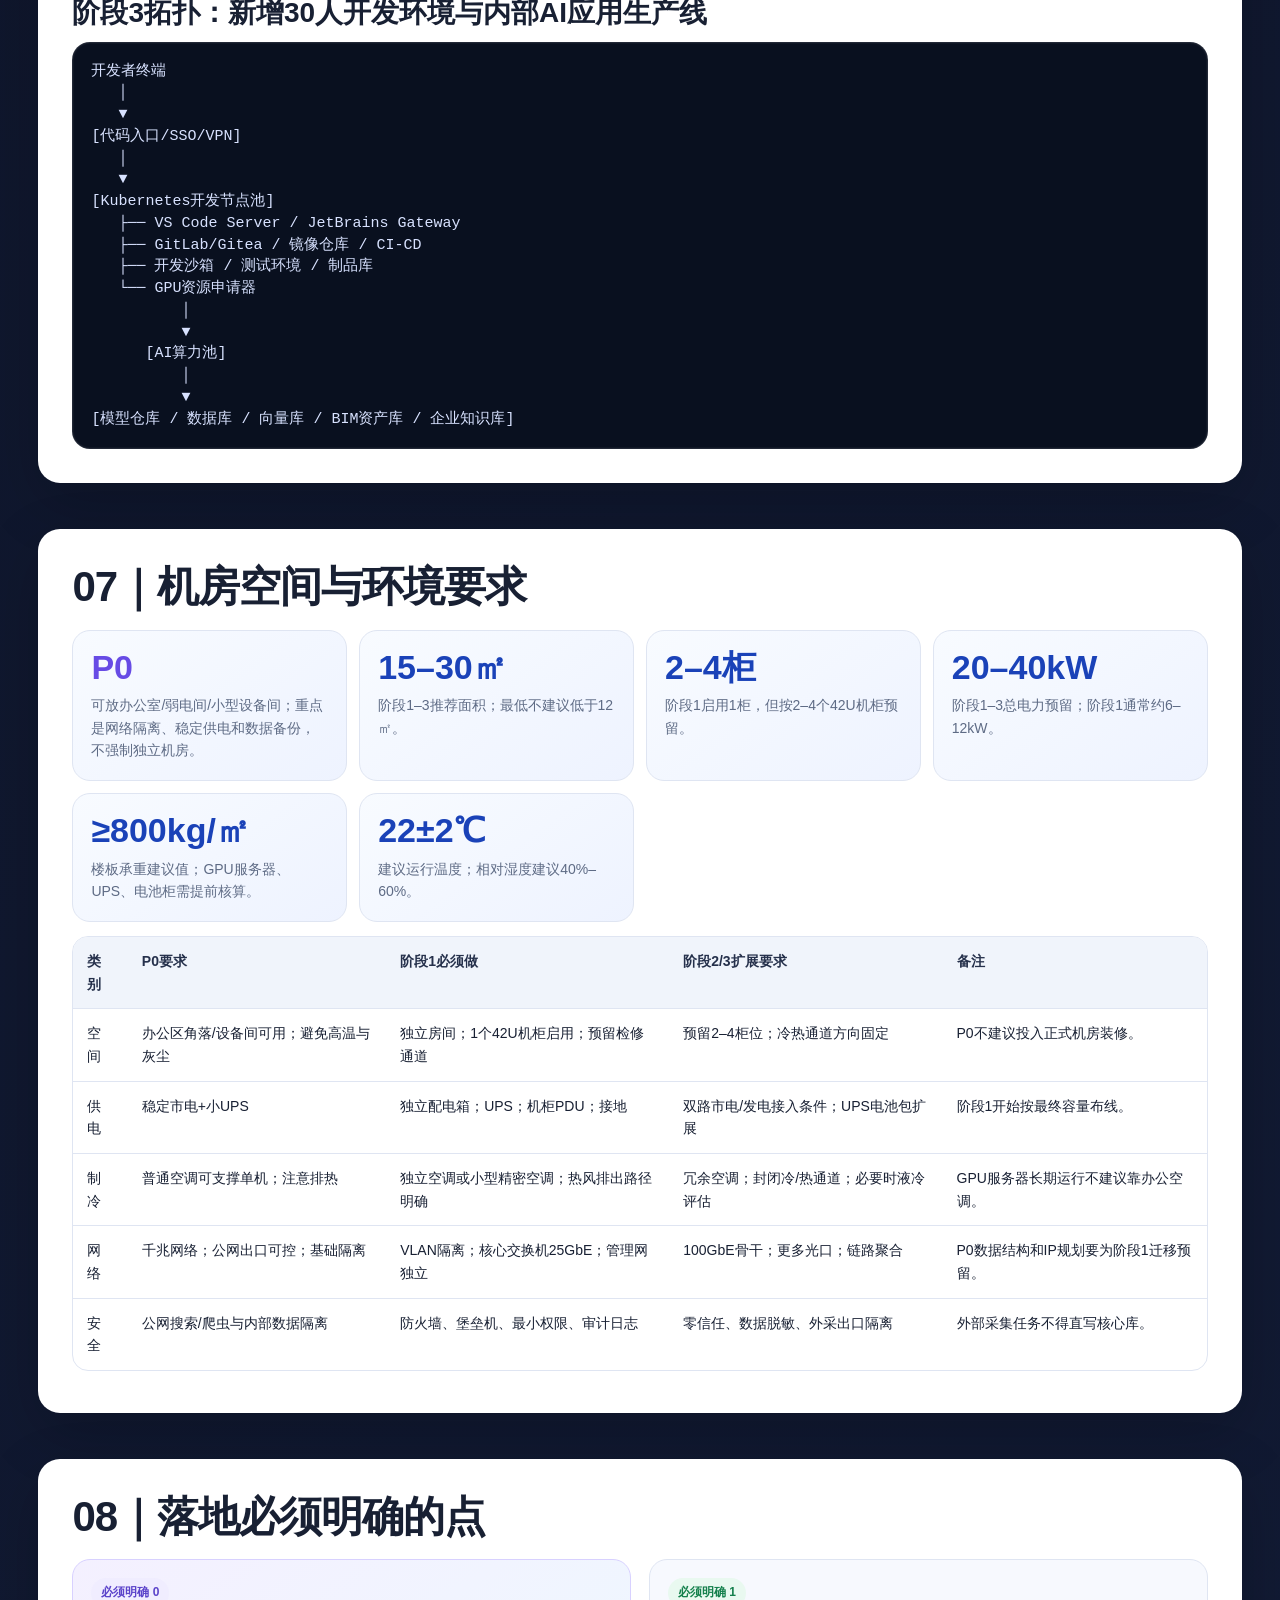
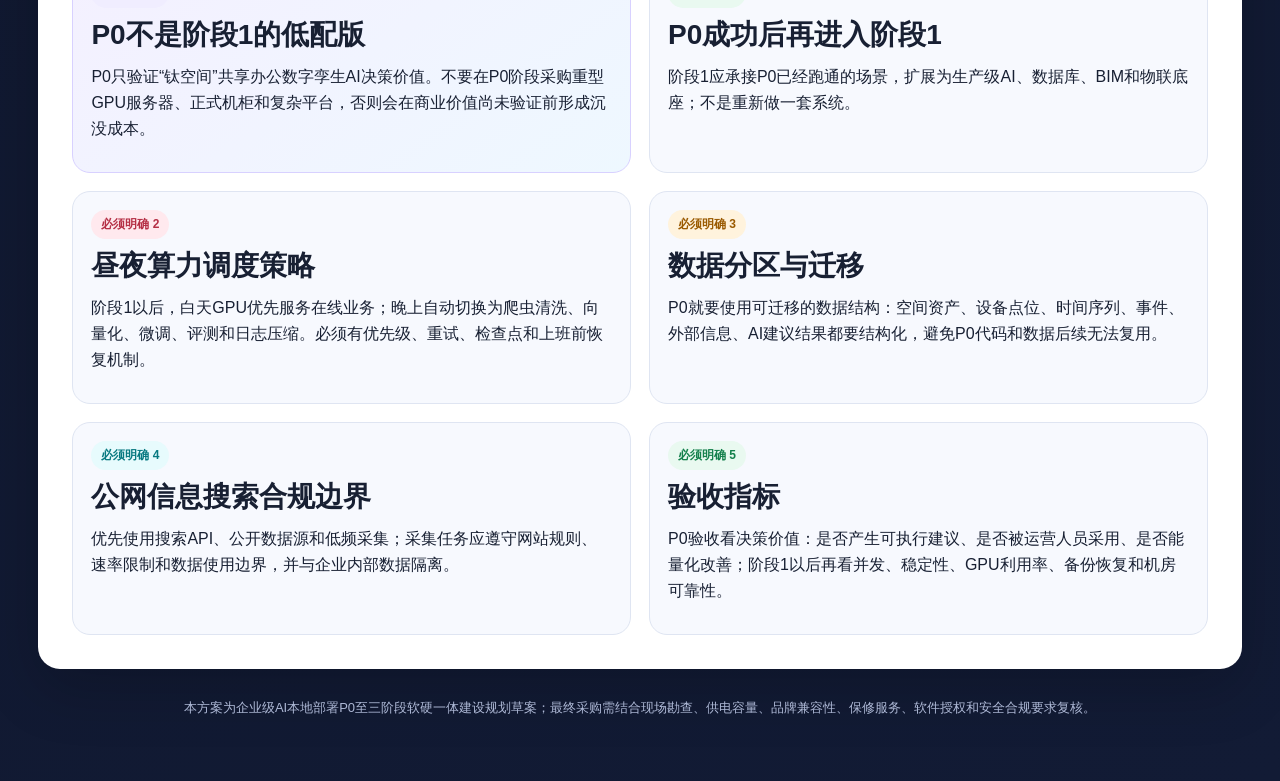
<file: enterprise-ai-local-deployment-three-stage-hardware-construction-plan.html>
<!doctype html>
<html lang="zh-CN">
<head>
  <meta charset="utf-8" />
  <meta name="viewport" content="width=device-width, initial-scale=1" />
  <title>数字孪生智慧决策系统P0至三阶段软硬一体建设方案</title>
  <style>
    :root{
      --bg:#0b1020;--panel:#111a32;--card:#fff;--text:#eef3ff;--muted:#aeb9d6;--ink:#182033;--sub:#5e6b85;--line:#dfe5f2;--blue:#315cff;--cyan:#2cc8d5;--green:#23b26d;--orange:#ff9f1c;--red:#e94f64;--purple:#7a5cff;--shadow:0 20px 60px rgba(0,0,0,.18);--radius:22px
    }
    *{box-sizing:border-box}html{scroll-behavior:smooth}body{margin:0;font-family:-apple-system,BlinkMacSystemFont,"Segoe UI",Roboto,"PingFang SC","Microsoft YaHei",Arial,sans-serif;background:linear-gradient(145deg,#071021 0%,#0b1020 44%,#121b35 100%);color:var(--text);line-height:1.62}.page{width:min(1380px,100%);margin:0 auto;padding:clamp(18px,3vw,42px)}
    .hero{padding:clamp(28px,5vw,70px);border-radius:32px;background:radial-gradient(circle at 10% 20%,rgba(49,92,255,.42),transparent 30%),radial-gradient(circle at 95% 10%,rgba(44,200,213,.28),transparent 25%),linear-gradient(135deg,#101b38,#0f1630 60%,#0b1020);box-shadow:var(--shadow);overflow:hidden;position:relative}.hero:after{content:"";position:absolute;inset:auto -10% -38% 35%;height:260px;background:radial-gradient(circle,rgba(49,92,255,.22),transparent 72%);transform:rotate(-8deg)}
    h1{font-size:clamp(30px,6vw,72px);line-height:1.05;margin:.25em 0 .35em;letter-spacing:-.04em}h2{font-size:clamp(24px,3.4vw,42px);line-height:1.15;margin:0 0 18px;color:#fff;letter-spacing:-.025em}h3{font-size:clamp(19px,2.2vw,28px);line-height:1.22;margin:0 0 12px;color:var(--ink)}h4{font-size:18px;margin:0 0 8px;color:var(--ink)}p{margin:0 0 12px}.lead{font-size:clamp(17px,2.2vw,24px);color:#dce7ff;max-width:1020px}.meta{display:flex;flex-wrap:wrap;gap:10px;margin-top:26px}.pill{border:1px solid rgba(255,255,255,.18);background:rgba(255,255,255,.08);padding:9px 14px;border-radius:999px;color:#edf3ff;font-size:14px;backdrop-filter:blur(8px)}
    .toc{display:grid;grid-template-columns:repeat(auto-fit,minmax(190px,1fr));gap:12px;margin:22px 0 0}.toc a{color:#fff;text-decoration:none;background:rgba(255,255,255,.08);border:1px solid rgba(255,255,255,.14);padding:13px 15px;border-radius:16px}.toc a:hover{background:rgba(255,255,255,.14)}
    section{margin-top:clamp(22px,4vw,46px)}.section-card{background:var(--card);color:var(--ink);border-radius:var(--radius);padding:clamp(20px,3vw,34px);box-shadow:var(--shadow)}.section-card h2{color:var(--ink)}.muted{color:var(--sub)}.grid{display:grid;grid-template-columns:repeat(auto-fit,minmax(min(100%,280px),1fr));gap:16px}.grid-2{display:grid;grid-template-columns:repeat(auto-fit,minmax(min(100%,420px),1fr));gap:18px}.grid-3{display:grid;grid-template-columns:repeat(auto-fit,minmax(min(100%,310px),1fr));gap:18px}.grid-4{display:grid;grid-template-columns:repeat(auto-fit,minmax(min(100%,240px),1fr));gap:16px}
    .mini{background:#f7f9fe;border:1px solid var(--line);border-radius:18px;padding:18px}.mini.dark{background:linear-gradient(145deg,#15203c,#10182d);color:#fff;border:1px solid rgba(255,255,255,.1)}.mini.dark h3,.mini.dark h4{color:#fff}.mini strong{color:#0c1630}.mini.dark strong{color:#fff}.mini.highlight{background:linear-gradient(145deg,#f4f0ff,#eef8ff);border-color:#d8d1ff}
    .tag{display:inline-flex;align-items:center;gap:6px;padding:5px 10px;border-radius:999px;background:#eef3ff;color:#315cff;font-weight:700;font-size:12px;margin-bottom:10px}.tag.green{background:#e9f9f0;color:#14804c}.tag.orange{background:#fff3dd;color:#9a5a00}.tag.red{background:#ffe9ee;color:#b52f45}.tag.cyan{background:#e7fbfd;color:#087981}.tag.purple{background:#f0edff;color:#5b43ca}
    .table-wrap{width:100%;overflow-x:auto;border-radius:16px;border:1px solid var(--line);background:#fff;margin:14px 0 8px}table{width:100%;min-width:760px;border-collapse:collapse;font-size:14px}th,td{padding:13px 14px;border-bottom:1px solid var(--line);vertical-align:top;text-align:left}th{background:#f0f4fb;color:#25304b;font-weight:800}tr:last-child td{border-bottom:none}.nowrap{white-space:nowrap}.price{font-weight:800;color:#0b4cc2}.ok{color:var(--green);font-weight:800}.warn{color:var(--orange);font-weight:800}.risk{color:var(--red);font-weight:800}
    .phase{border-left:8px solid var(--blue)}.phase.p0{border-left-color:var(--purple)}.phase.p2{border-left-color:var(--cyan)}.phase.p3{border-left-color:var(--green)}.phase.p1{border-left-color:var(--blue)}
    .topology{background:#09101f;color:#d8e2ff;border-radius:18px;padding:18px;overflow-x:auto;font-family:"SFMono-Regular",Consolas,"Liberation Mono",monospace;font-size:clamp(12px,1.7vw,15px);line-height:1.45;border:1px solid rgba(255,255,255,.1);white-space:pre;box-shadow:inset 0 0 0 1px rgba(255,255,255,.03)}
    .room{display:grid;grid-template-columns:repeat(auto-fit,minmax(min(100%,220px),1fr));gap:12px}.metric{background:linear-gradient(145deg,#f8fbff,#eef3ff);border:1px solid var(--line);border-radius:18px;padding:18px}.metric b{display:block;font-size:clamp(22px,4vw,34px);line-height:1.1;color:#1a42b8}.metric span{display:block;color:var(--sub);margin-top:8px;font-size:14px}.metric.p0 b{color:#674be5}.footer{color:#aeb9d6;text-align:center;padding:28px 8px 12px;font-size:13px}
    @media (max-width:680px){.page{padding:12px}.hero{border-radius:22px;padding:24px 18px}.section-card{border-radius:18px;padding:18px}.toc{grid-template-columns:1fr}.meta{gap:8px}.pill{font-size:13px;padding:8px 11px}table{font-size:13px;min-width:680px}th,td{padding:10px 11px}.topology{font-size:12px}}
    @media print{body{background:#fff;color:#111}.page{max-width:none}.hero,.section-card{box-shadow:none}.hero{background:#101b38}.toc{display:none}.footer{color:#333}.section-card{break-inside:avoid}}
  </style>
</head>
<body>
  <main class="page">
    <header class="hero">
      <div class="pill">数字孪生智慧决策系统 · P0验证 + 三阶段软硬一体建设方案</div>
      <h1>企业级数字孪生智慧决策系统<br/>从MVP验证到三阶段建设</h1>
      <p class="lead">以“钛空间”共享办公数字孪生 MVP 验证“AI + 静态/动态数据 + 公网信息搜索 + 决策支持”的实际价值；若验证成功，再平滑进入阶段1、阶段2、阶段3建设。</p>
      <div class="meta">
        <span class="pill">达人集团 x 吴宗谚</span>
        <span class="pill">汇报日期：2026.04.25</span>
        <span class="pill">建设策略：P0先验证价值，阶段1再生产化投产</span>
      </div>
      <nav class="toc" aria-label="目录">
        <a href="#summary">01 总体结论</a>
        <a href="#p0">02 P0 MVP验证</a>
        <a href="#p0-plan">03 P0实时计划</a>
        <a href="#phases">04 P0+三阶段建设</a>
        <a href="#procurement">05 采购清单</a>
        <a href="#topology">06 机房拓扑</a>
        <a href="#room">07 机房环境</a>
        <a href="#ops">08 落地必明确</a>
      </nav>
    </header>

    <section id="summary" class="section-card">
      <h2>01｜总体结论</h2>
      <div class="grid-3">
        <article class="mini highlight"><span class="tag purple">P0验证</span><h3>单场景价值验证</h3><p class="muted">P0不是缩小版阶段1，而是以“钛空间”共享办公室为试点的数字孪生AI决策MVP。目标是验证AI是否能理解空间状态、融合公网信息，并给出可执行运营建议。</p></article>
        <article class="mini"><span class="tag">软硬一体</span><h3>硬件只是底座，软件决定价值</h3><p class="muted">本项目不能只按GPU、服务器和机房预算评估，还必须纳入软件开发、BIM数据工程、IoT接入、Agent编排、运维安全和团队建设投入。</p></article>
        <article class="mini"><span class="tag green">投资策略</span><h3>P0轻资产，成功后滚动扩容</h3><p class="muted">P0预算控制在5–30万硬件与物联试点投入；软件开发采用2人极简团队验证价值。若验证成功，再进入阶段1生产化建设。</p></article>
      </div>

      <div class="grid-4" style="margin-top:16px">
        <div class="metric p0"><b>5–30万</b><span>P0硬件、IoT试点、演示环境投入。</span></div>
        <div class="metric"><b>182–405万</b><span>阶段1–3硬件、机房、网络追加投入。</span></div>
        <div class="metric"><b>240–1135万</b><span>采用Vibe Coding精简后的软件开发、平台、运维和团队投入估算。</span></div>
        <div class="metric"><b>约427–1570万</b><span>完整路径总投入估算，含P0、三阶段硬件和软件人力。</span></div>
      </div>

      <div class="table-wrap">
        <table>
          <thead><tr><th>能力项</th><th>P0验证期</th><th>阶段1投产后</th><th>阶段2增强后</th><th>阶段3完整后</th></tr></thead>
          <tbody>
            <tr><td>企业AI问答/知识库</td><td>“钛空间”场景小知识库</td><td class="ok">生产可用</td><td class="ok">多Agent增强</td><td class="ok">接入开发与业务流程</td></tr>
            <tr><td>数字孪生</td><td>平面图/轻量3D + 数据绑定</td><td>BIM轻量化、查询、看板、基础物联</td><td>设备/公开数据联动</td><td>开发团队快速扩展插件</td></tr>
            <tr><td>公网信息搜索</td><td>搜索API/轻爬虫，低频采集</td><td>小规模定时采集与入库</td><td>独立爬虫/清洗/向量化节点</td><td>接入Agent和业务流</td></tr>
            <tr><td>AI决策支持</td><td>运营建议、风险预警、招商建议</td><td>内部业务辅助决策</td><td>自动化工作流与告警</td><td>内部AI应用生产线</td></tr>
            <tr><td>软件开发投入</td><td>2人极简团队：你 + 全栈工程师</td><td>3–5人核心小队</td><td>6–8人平台与数据团队</td><td>9–12人内部AI应用平台团队</td></tr>
            <tr><td>模型微调</td><td>不建议正式微调，仅做Prompt/RAG验证</td><td>夜间LoRA/QLoRA小批量</td><td>夜间自动化训练流水线</td><td>多项目隔离训练</td></tr>
            <tr><td>Vibe Coding</td><td>1–3人原型开发</td><td>5–10人试点</td><td>10–20人轻量使用</td><td>30人独立开发环境</td></tr>
          </tbody>
        </table>
      </div>
    </section>

    <section id="p0" class="section-card">
      <h2>02｜P0阶段：“钛空间”共享办公数字孪生AI验证（MVP）</h2>
      <div class="grid-3">
        <article class="mini phase p0"><span class="tag purple">核心定位</span><h3>验证价值，而不是建设平台</h3><p>P0的目标不是搭企业AI私有云，而是验证“钛空间”共享办公场景里，AI能否基于静态与动态数据、结合公网信息，给出可执行的经营与空间优化建议。</p></article>
        <article class="mini phase p0"><span class="tag purple">试点业态</span><h3>共享办公空间 / 创业企业入驻</h3><p>围绕入驻率、工位使用率、会议室利用率、能耗、门禁、人流、企业画像、周边创业生态与市场信息，验证数字孪生AI决策闭环。</p></article>
        <article class="mini phase p0"><span class="tag purple">投入原则</span><h3>5–30万轻资产验证</h3><p>如果P0效果不理想，可停止后续阶段；如果验证成功，P0的AI主机、数据结构、IoT接入和原型代码均可复用到阶段1。</p></article>
      </div>

      <h3>P0必须验证的3个能力</h3>
      <div class="grid-3">
        <article class="mini"><span class="tag cyan">能力1</span><h3>空间理解</h3><p class="muted">AI能解释空间发生了什么：入住率变化、区域冷热、人流峰谷、会议室瓶颈、能耗异常、设备异常、低效空间。</p></article>
        <article class="mini"><span class="tag cyan">能力2</span><h3>外部信息融合</h3><p class="muted">AI能搜索/采集公网信息：周边商业、创业政策、行业趋势、竞品价格、招聘热度、区域产业动态，并与内部数据交叉分析。</p></article>
        <article class="mini"><span class="tag cyan">能力3</span><h3>决策输出</h3><p class="muted">AI能给出可执行建议：招商方向、价格策略、空间改造、能耗优化、活动建议、风险预警，而不是只展示报表。</p></article>
      </div>

      <h3>P0团队组建：2人极简软件开发小队</h3>
      <div class="grid-2">
        <article class="mini highlight"><span class="tag purple">核心负责人</span><h3>BIM/AI架构/产品负责人</h3><p>承担P0产品定义、BIM/AI架构、数字孪生场景设计、IoT点位逻辑、验收指标、管理层汇报和后续P1–P3组织发展路径设计。</p></article>
        <article class="mini"><span class="tag">全栈工程师</span><h3>软件原型与数据闭环开发</h3><p class="muted">负责前后端原型、轻量看板、API、数据库、RAG、Agent调用、IoT数据接入脚本、公网搜索集成和演示环境部署。P0阶段不组大团队，优先用Vibe Coding提高开发效率。</p></article>
      </div>

      <div class="table-wrap">
        <table>
          <thead><tr><th>岗位</th><th>人数</th><th>费用估算</th><th>核心职能</th><th>后续发展</th></tr></thead>
          <tbody>
            <tr><td>BIM/AI架构/产品负责人</td><td>1</td><td class="price">***万/月，视是否计入项目成本</td><td>产品路线、BIM/AI架构、场景验收、团队搭建、供应商判断</td><td>P1–P3升级为产品/解决方案/组织负责人</td></tr>
            <tr><td>全栈工程师</td><td>1</td><td class="price">2–5万/月</td><td>原型开发、数据服务、看板、Agent/RAG集成、IoT数据接入</td><td>P1后可发展为技术Lead或平台工程负责人</td></tr>
            <tr><td>IoT/BAS顾问</td><td>0.2–0.5</td><td class="price">1–3万/专项</td><td>传感器、网关、协议、点位规划、现场接入建议</td><td>阶段1/2视现场规模转为长期物联负责人</td></tr>
            <tr><td>机房/网络/安全顾问</td><td>按需</td><td class="price">1–3万/专项</td><td>网络隔离、外联边界、基础安全、后续机房预留</td><td>阶段1建设前复核</td></tr>
            <tr><td colspan="2"><strong>P0软件与顾问投入</strong></td><td class="price">约3–15万/月</td><td colspan="2">建议P0周期控制在2–6周，以结果决定是否进入阶段1。</td></tr>
          </tbody>
        </table>
      </div>

      <div class="table-wrap">
        <table>
          <thead><tr><th>模块</th><th>P0推荐配置</th><th>用途</th><th>阶段1复用方式</th><th>估算</th></tr></thead>
          <tbody>
            <tr><td>AI主机</td><td>RTX 4080/4090级别单卡；16–32核CPU；64–128GB内存；2–4TB NVMe</td><td>本地模型、RAG、轻Agent、公网搜索分析、空间决策报告</td><td>转为Agent节点、开发节点、原型验证节点</td><td class="price">2–5万</td></tr>
            <tr><td>轻量数据/服务节点</td><td>可与AI主机合并；或16核CPU、64GB内存、8TB存储</td><td>PostgreSQL、向量库、时序数据、文件归档、轻量API</td><td>数据结构迁移至阶段1数据库/存储节点</td><td class="price">0–2万</td></tr>
            <tr><td>IoT采集</td><td>门禁、能耗表、温湿度、会议室占用、人流摄像头/WiFi统计</td><td>动态数据采集，支撑数字孪生实时状态</td><td>接入阶段1物联中台</td><td class="price">1–8万</td></tr>
            <tr><td>网络与安全</td><td>千兆交换机；独立公网出口/代理；基础防火墙；办公网隔离</td><td>低频公网搜索、数据采集、演示访问</td><td>升级为VLAN与出口隔离策略</td><td class="price">0.5–3万</td></tr>
            <tr><td>显示/演示</td><td>大屏或投屏终端；运营看板终端</td><td>向管理方和入驻企业演示空间状态与AI建议</td><td>保留为数字孪生展示端</td><td class="price">0.5–2万</td></tr>
            <tr><td colspan="4"><strong>P0硬件与演示环境合计</strong></td><td class="price">约5–20万；完整型约10–30万</td></tr>
            <tr><td colspan="4"><strong>P0完整现金投入参考</strong></td><td class="price">约8–45万，取决于周期、顾问参与和IoT接入难度</td></tr>
          </tbody>
        </table>
      </div>

      <div class="grid-2">
        <article class="mini"><span class="tag green">P0成功标准</span><h3>进入阶段1的触发条件</h3><p>AI能解释空间经营状态；能结合公网信息形成洞察；能输出可执行建议；运营方愿意持续使用；至少形成1–3个可量化优化指标，如能耗下降、会议室利用率提升、招商转化提升。</p></article>
      </div>
    </section>

    <section id="p0-plan" class="section-card">
      <h2>03｜P0实时计划：“钛空间”数字孪生MVP搭建</h2>
      <p class="muted">P0以“钛空间”为试点对象，目标是在2–6周内完成一个可演示、可验证、可复用的数字孪生AI MVP。计划采用小步快跑方式推进，每周形成可见成果，避免长期闭门开发。</p>

      <div class="grid-4">
        <div class="metric p0"><b>2人核心</b><span>BIM/AI架构/产品负责人 + 全栈工程师，顾问按需介入。</span></div>
        <div class="metric"><b>2–6周</b><span>根据BIM资料完整度、IoT接入难度和现场施工窗口调整。</span></div>
        <div class="metric"><b>1个场景</b><span>聚焦“钛空间”共享办公，不在P0阶段扩展多园区、多楼层复杂场景。</span></div>
        <div class="metric"><b>1次验收</b><span>以管理层演示、运营人员试用和可量化指标作为进入阶段1依据。</span></div>
      </div>

      <h3>P0实施节奏</h3>
      <div class="table-wrap">
        <table>
          <thead>
            <tr><th>周期</th><th>工作主题</th><th>关键任务</th><th>负责人</th><th>交付物</th><th>验收标准</th></tr>
          </thead>
          <tbody>
            <tr>
              <td class="nowrap">第0周</td>
              <td>启动与资料冻结</td>
              <td>确认“钛空间”范围、楼层/房间/工位/会议室清单；收集平面图、BIM/Revit/IFC/CAD资料；盘点门禁、能耗、温湿度、人流、会议室系统接口。</td>
              <td>产品负责人</td>
              <td>范围说明、资料清单、点位清单、验收指标初稿</td>
              <td class="ok">试点边界清楚，数据源和现场条件可确认</td>
            </tr>
            <tr>
              <td class="nowrap">第1周</td>
              <td>BIM模型搭建</td>
              <td>建立“钛空间”轻量BIM/空间模型；完成楼层、房间、工位、会议室、设备、传感器点位编码；准备Web端可加载的轻量化模型或平面数字孪生视图。</td>
              <td>产品负责人 + BIM顾问</td>
              <td>“钛空间”空间资产表、模型文件、构件/房间编码规则</td>
              <td class="ok">模型能表达真实空间，关键区域可点击、可绑定数据</td>
            </tr>
            <tr>
              <td class="nowrap">第1–2周</td>
              <td>硬件工程与网络准备</td>
              <td>AI单机、轻量数据服务、IoT网关、交换机、防火墙/隔离网络准备；确认设备安装位置、供电、散热、网络出口和远程维护方式。</td>
              <td>全栈工程师 + IoT/网络顾问</td>
              <td>设备清单、网络拓扑、部署记录、账号权限表</td>
              <td class="ok">AI主机和数据服务可稳定运行，IoT网关可接入测试数据</td>
            </tr>
            <tr>
              <td class="nowrap">第2周</td>
              <td>软件平台搭建</td>
              <td>搭建数据库、时序数据表、空间资产表、API服务、看板页面、文件存储、日志记录；形成最小可用数字孪生平台。</td>
              <td>全栈工程师</td>
              <td>平台原型、API接口、数据库结构、基础看板</td>
              <td class="ok">空间、设备、传感器、事件、AI建议结果可入库和展示</td>
            </tr>
            <tr>
              <td class="nowrap">第2–3周</td>
              <td>AI底座搭建</td>
              <td>部署本地模型或混合模型调用；搭建Embedding、向量库、RAG知识库、Prompt模板、Agent工具调用；接入“钛空间”资料、运营规则和FAQ。</td>
              <td>全栈工程师 + 产品负责人</td>
              <td>AI问答、RAG知识库、Agent原型、提示词模板</td>
              <td class="ok">AI能回答“钛空间”基础问题，并能引用内部资料给出解释</td>
            </tr>
            <tr>
              <td class="nowrap">第3周</td>
              <td>物联接入</td>
              <td>接入门禁、能耗、温湿度、会议室占用、人流/WiFi统计等数据；若正式接口暂不可用，先用网关、导出数据或模拟数据跑通链路。</td>
              <td>IoT顾问 + 全栈工程师</td>
              <td>IoT数据接入脚本、点位映射表、实时/准实时数据流</td>
              <td class="ok">至少3类动态数据能进入平台，并映射到空间或设备</td>
            </tr>
            <tr>
              <td class="nowrap">第3–4周</td>
              <td>数字孪生联动</td>
              <td>把BIM/平面空间、IoT数据、运营数据、AI分析结果绑定；实现区域状态、会议室状态、能耗状态、人流热度和异常提醒可视化。</td>
              <td>产品负责人 + 全栈工程师</td>
              <td>“钛空间”数字孪生看板、空间状态图、设备/点位详情页</td>
              <td class="ok">运营人员能通过看板理解空间当前状态和历史变化</td>
            </tr>
            <tr>
              <td class="nowrap">第4–5周</td>
              <td>AI决策与公网信息融合</td>
              <td>接入公开信息搜索/API，分析周边竞品、创业政策、行业活动、招商线索；结合内部空间数据输出招商、能耗、会议室、空间优化建议。</td>
              <td>产品负责人 + 全栈工程师</td>
              <td>AI分析报告、经营建议卡片、风险预警样例</td>
              <td class="ok">AI能输出可执行建议，而不只是展示数据</td>
            </tr>
            <tr>
              <td class="nowrap">第5–6周</td>
              <td>测试、演示与阶段决策</td>
              <td>完成数据准确性测试、现场演示、运营人员试用、问题修复、成本复盘、阶段1建设建议和复用清单。</td>
              <td>产品负责人</td>
              <td>P0验收报告、演示脚本、问题清单、阶段1建议书</td>
              <td class="ok">满足P0成功标准，明确是否进入阶段1</td>
            </tr>
          </tbody>
        </table>
      </div>

      <h3>P0关键任务分解</h3>
      <div class="grid-3">
        <article class="mini phase p0"><span class="tag purple">BIM模型</span><h3>“钛空间”数字底图</h3><p class="muted">完成空间、房间、工位、会议室、设备、传感器点位编码。P0优先可视化关键区域，不追求全量精细建模。</p></article>
        <article class="mini"><span class="tag">软件平台</span><h3>最小可用平台</h3><p class="muted">包含空间资产、设备资产、时序数据、事件记录、AI建议、看板展示和基础权限，保证P1可迁移。</p></article>
        <article class="mini"><span class="tag cyan">AI底座</span><h3>RAG + Agent原型</h3><p class="muted">接入“钛空间”资料、运营规则、公网搜索和动态数据，让AI能解释现状、发现异常、生成建议。</p></article>
        <article class="mini"><span class="tag orange">硬件工程</span><h3>稳定运行优先</h3><p class="muted">AI主机、IoT网关、网络隔离、供电散热、演示大屏和远程维护环境优先稳定，不提前重资产化。</p></article>
        <article class="mini"><span class="tag green">物联接入</span><h3>动态信息可视化</h3><p class="muted">优先接入门禁、能耗、温湿度、会议室占用、人流/WiFi统计，形成“空间状态实时变化”的核心价值。</p></article>
        <article class="mini"><span class="tag red">测试验收</span><h3>以经营价值验收</h3><p class="muted">测试不只看页面是否能打开，还要看数据是否可信、AI建议是否可执行、运营人员是否愿意持续使用。</p></article>
      </div>

      <h3>实时推进机制</h3>
      <div class="table-wrap">
        <table>
          <thead><tr><th>机制</th><th>频率</th><th>内容</th><th>输出</th></tr></thead>
          <tbody>
            <tr><td>每日站会</td><td>每天15分钟</td><td>昨天完成、今天计划、当前阻塞、需协调资源</td><td>任务状态更新</td></tr>
            <tr><td>P0看板</td><td>实时更新</td><td>按BIM、软件、AI、硬件、IoT、测试六条线管理任务</td><td>待办/进行中/已完成/阻塞</td></tr>
            <tr><td>每周演示</td><td>每周1次</td><td>展示可运行成果，而不是只汇报文档</td><td>演示记录、问题清单、下周目标</td></tr>
            <tr><td>数据质量检查</td><td>每周1次</td><td>检查点位、时间戳、缺失率、异常值、空间映射准确性</td><td>数据质量报告</td></tr>
            <tr><td>阶段验收</td><td>P0结束</td><td>评估经营价值、技术可复用性、阶段1投入必要性</td><td>P0验收报告和阶段1建议</td></tr>
          </tbody>
        </table>
      </div>

      <h3>P0补充风险与前置条件</h3>
      <div class="grid-2">
        <article class="mini"><span class="tag red">前置条件</span><h3>资料与接口必须尽快确认</h3><p class="muted">P0能否在2–6周完成，取决于“钛空间”平面/BIM资料是否完整、IoT设备是否开放接口、现场是否允许安装网关和传感器、网络是否能隔离外联。</p></article>
        <article class="mini"><span class="tag orange">降级方案</span><h3>正式接口不阻塞MVP</h3><p class="muted">如果门禁、能耗或会议室系统暂时无法开放接口，P0可先用导出数据、模拟数据、低频人工导入跑通闭环，但必须标注为临时数据源。</p></article>
      </div>
    </section>

    <section id="phases" class="section-card">
      <h2>04｜P0 + 三阶段建设目标</h2>
      <div class="grid-4">
        <article class="mini phase p0"><span class="tag purple">P0</span><h3>数字孪生AI MVP</h3><p><strong>目标：</strong>验证“钛空间”共享办公场景是否有AI决策价值。</p><p class="muted"><strong>团队：</strong>2人核心软件小队：BIM/AI架构/产品负责人 + 全栈工程师；IoT、网络、安全采用顾问制。</p></article>
        <article class="mini phase p1"><span class="tag">阶段1</span><h3>AI基础设施生产化</h3><p><strong>目标：</strong>承接P0成功场景，把本地大模型、知识库、数据库、BIM轻量化、物联基础接入生产化。</p><p class="muted"><strong>团队：</strong>3–5人核心团队，包含AI/全栈、DevOps、BIM、IoT能力。</p></article>
        <article class="mini phase p2"><span class="tag cyan">阶段2</span><h3>AI平台化与数据闭环</h3><p><strong>目标：</strong>基于P0验证场景扩展Agent调度、公开信息采集、数据清洗、任务队列、夜间自动化流水线。</p><p class="muted"><strong>团队：</strong>6–8人，强化Agent、数据工程、MLOps、IoT现场数据和安全合规。</p></article>
        <article class="mini phase p3"><span class="tag green">阶段3</span><h3>开发生态与Vibe Coding</h3><p><strong>目标：</strong>支持30人左右开发团队，复制P0场景并快速开发更多AI应用。</p><p class="muted"><strong>团队：</strong>9–12人平台团队，支撑内部开发者、AI应用生产线和多项目复制。</p></article>
      </div>

      <h3>分阶段团队组建与软件开发投入</h3>
      <div class="table-wrap">
        <table>
          <thead><tr><th>阶段</th><th>核心团队</th><th>建议人数</th><th>费用估算</th><th>主要职能</th></tr></thead>
          <tbody>
            <tr><td>P0 MVP验证</td><td>产品负责人 + 全栈工程师</td><td>2人核心，顾问按需</td><td class="price">约3–15万/月</td><td>BIM/AI产品架构、原型开发、RAG/Agent、轻量看板、IoT试点接入、价值验证</td></tr>
            <tr><td>阶段1 生产化</td><td>产品架构、AI/全栈、DevOps、BIM、IoT</td><td>3–5人</td><td class="price">约25–90万/阶段</td><td>本地AI服务、数据库、BIM轻量化、基础物联、监控备份、少量Agent试运行</td></tr>
            <tr><td>阶段2 数据闭环</td><td>AI/Agent、数据工程、MLOps、BIM/IoT、安全测试</td><td>6–8人</td><td class="price">约60–250万/阶段</td><td>Agent编排、公开信息采集、数据清洗、任务队列、时序数据、告警与评测</td></tr>
            <tr><td>阶段3 开发生态</td><td>平台架构、AI应用、SRE、BIM平台、数据治理、开发者运营</td><td>9–12人</td><td class="price">约150–780万/阶段</td><td>30人Vibe Coding环境、内部AI应用生产线、开发沙箱、CI/CD、权限与安全治理</td></tr>
            <tr><td colspan="3"><strong>软件开发与团队总投入</strong></td><td class="price">约240–1135万</td><td>采用Vibe Coding精简团队后的估算，不含硬件采购。</td></tr>
          </tbody>
        </table>
      </div>

      <div class="grid-3">
        <article class="mini highlight"><span class="tag purple">组织原则</span><h3>P0核心成员要能成长为P1–P3负责人</h3><p class="muted">P0不是临时外包组，而是未来组织的种子层。早期核心成员应优先进入后续AI平台、BIM数字孪生、IoT物联、基础设施和交付管理岗位。</p></article>
        <article class="mini"><span class="tag cyan">外包边界</span><h3>顾问解决阶段性问题</h3><p class="muted">机房勘察、网络安全、IoT点位复核、BIM模型整理、数据清洗、UI设计和渗透测试可外包；产品、架构、验收和核心数据资产必须内部掌控。</p></article>
        <article class="mini"><span class="tag green">Vibe Coding</span><h3>少人、高级、强验收</h3><p class="muted">Vibe Coding可以减少普通开发人力，但不能替代架构判断、BIM专业能力、IoT现场经验、运维安全和AI结果评测。</p></article>
      </div>
    </section>

    <section id="procurement" class="section-card">
      <h2>05｜分阶段硬件采购清单与估算</h2>
      <p class="muted">价格为人民币粗估区间，受品牌、渠道、保修、GPU供需、现场施工和实施服务影响较大。P0用于验证价值，阶段1及以后用于生产化与平台化。</p>
      <h3>P0：“钛空间”共享办公数字孪生AI MVP包</h3>
      <div class="table-wrap"><table><thead><tr><th>模块</th><th>推荐配置</th><th>选型建议</th><th>P0作用</th><th>估算</th></tr></thead><tbody><tr><td>AI单机</td><td>RTX 4080/4090；64–128GB内存；2–4TB NVMe</td><td>优先选稳定电源、良好散热、可长期运行的工作站</td><td>本地模型、RAG、Agent、公网搜索分析</td><td class="price">2–5万</td></tr><tr><td>轻量服务/数据</td><td>可合并部署；或小型服务器/NAS</td><td>PostgreSQL、Qdrant/pgvector、MinIO、时序库</td><td>存储静态/动态数据与分析结果</td><td class="price">0–2万</td></tr><tr><td>传感/采集</td><td>门禁、能耗、温湿度、人流、会议室占用</td><td>优先用开放协议，避免私有闭锁</td><td>形成空间实时状态</td><td class="price">1–8万</td></tr><tr><td>网络/安全</td><td>千兆交换机、基础防火墙、独立公网出口</td><td>外部搜索/爬虫与内部数据隔离</td><td>支持公网搜索与数据采集</td><td class="price">0.5–3万</td></tr><tr><td colspan="4"><strong>P0合计</strong></td><td class="price">约5–20万，完整型10–30万</td></tr></tbody></table></div>
      <h3>阶段1：AI基础设施投产包</h3>
      <div class="table-wrap"><table><thead><tr><th>模块</th><th>推荐配置</th><th>选型建议</th><th>阶段1作用</th><th>估算</th></tr></thead><tbody><tr><td>AI算力服务器</td><td>4U GPU服务器；4×NVIDIA L40S 48GB；512GB ECC；2×1.92TB系统盘；4×3.84TB NVMe；双25GbE；冗余电源</td><td>浪潮/超微/Dell/Lenovo同级4U GPU服务器；高显存需求可替换为2–4×96GB专业GPU</td><td>70B级推理、BIM/视觉AI、夜间LoRA/QLoRA、批量向量化</td><td class="price">60–100万</td></tr><tr><td>数据/存储节点</td><td>32–64核CPU；256GB ECC；NVMe 15–30TB；HDD 80–120TB；RAID10+RAID6；双25GbE</td><td>2U存储服务器或企业NAS+数据库服务器组合</td><td>PostgreSQL、向量库、时序库、MinIO、BIM文件库、备份缓存</td><td class="price">15–35万</td></tr><tr><td>业务/BIM节点</td><td>32核CPU；128GB ECC；4–8TB NVMe；可选RTX 4000/5000 Ada</td><td>2U服务器或高可靠工作站服务器</td><td>业务平台、BIM轻量化服务、物联中台、API网关</td><td class="price">6–15万</td></tr><tr><td>网络</td><td>25GbE核心交换机；万兆/千兆接入；预留100GbE上联</td><td>核心设备一步到位，端口预留≥50%</td><td>AI网、数据网、办公网、IoT网隔离</td><td class="price">8–20万</td></tr><tr><td>机房基础</td><td>42U机柜×1，预留2–4柜位；UPS 15–30kVA；PDU；独立空调；动环监控</td><td>按阶段3电力/制冷预埋</td><td>稳定运行、断电保护、温湿度监控</td><td class="price">20–45万</td></tr><tr><td colspan="4"><strong>阶段1合计</strong></td><td class="price">约110–215万</td></tr></tbody></table></div>
      <h3>阶段2：Agent + 爬虫 + 数据闭环扩展包</h3>
      <div class="table-wrap"><table><thead><tr><th>模块</th><th>推荐配置</th><th>选型建议</th><th>新增价值</th><th>估算</th></tr></thead><tbody><tr><td>Agent调度节点</td><td>32核CPU；128–256GB ECC；2–4TB NVMe；双10/25GbE</td><td>普通2U服务器即可，重在稳定和队列吞吐</td><td>多Agent工作流、工具调用、任务编排、权限隔离</td><td class="price">6–12万</td></tr><tr><td>爬虫/ETL节点</td><td>32–64核CPU；128–256GB内存；8–16TB NVMe；可选轻量GPU</td><td>CPU和内存优先，GPU仅用于清洗/嵌入加速</td><td>公开信息采集、清洗、去重、结构化、夜间入库</td><td class="price">8–20万</td></tr><tr><td>存储扩展</td><td>新增80–160TB HDD；新增8–16TB NVMe热数据池</td><td>优先扩容对象存储和备份容量</td><td>网页快照、文档、日志、历史BIM快照、训练数据集</td><td class="price">10–30万</td></tr><tr><td>网络/安全增强</td><td>防火墙策略细化；代理出口隔离；日志审计；堡垒机</td><td>公开采集流量必须与核心业务网隔离</td><td>降低外联任务对核心系统的风险</td><td class="price">8–20万</td></tr><tr><td colspan="4"><strong>阶段2追加</strong></td><td class="price">约32–82万</td></tr></tbody></table></div>
      <h3>阶段3：30人 Vibe Coding 与内部AI开发生态包</h3>
      <div class="table-wrap"><table><thead><tr><th>模块</th><th>推荐配置</th><th>选型建议</th><th>新增价值</th><th>估算</th></tr></thead><tbody><tr><td>Kubernetes/开发节点×2–3</td><td>每节点32–64核CPU；128–256GB ECC；4–8TB NVMe；双25GbE</td><td>优先横向扩展，不建议所有开发环境压在单机</td><td>VS Code Server、JetBrains Gateway、容器沙箱、CI/CD</td><td class="price">20–45万</td></tr><tr><td>开发辅助GPU</td><td>1–2×NVIDIA L4 24GB 或 RTX 4000/5000 Ada级别</td><td>重训练仍交给AI算力池</td><td>小模型测试、代码Agent、轻量推理、开发者沙箱</td><td class="price">5–18万</td></tr><tr><td>代码与制品存储</td><td>20–50TB对象/文件存储；SSD缓存；快照备份</td><td>GitLab/Gitea、镜像仓库、模型制品库分区</td><td>支撑30人开发、模型版本、代码资产沉淀</td><td class="price">5–15万</td></tr><tr><td>机房扩展</td><td>新增机柜/PDU/UPS电池包/空调冗余</td><td>按实际功耗补齐</td><td>支持持续扩容和故障冗余</td><td class="price">10–30万</td></tr><tr><td colspan="4"><strong>阶段3追加</strong></td><td class="price">约40–108万</td></tr></tbody></table></div>
      <div class="grid-3">
        <div class="mini dark"><h3>P0验证投入</h3><p style="font-size:32px;font-weight:900;margin:0">约5–30万</p><p class="muted">硬件、IoT试点与演示环境；不含长期团队。</p></div>
        <div class="mini dark"><h3>三阶段硬件投入</h3><p style="font-size:32px;font-weight:900;margin:0">约182–405万</p><p class="muted">不含软件定制、人力、长期运维与云备份专线。</p></div>
        <div class="mini dark"><h3>完整路径投入</h3><p style="font-size:32px;font-weight:900;margin:0">约427–1570万</p><p class="muted">含P0、三阶段硬件、软件开发、平台运维和精简团队人力。</p></div>
      </div>
    </section>

    <section id="topology" class="section-card">
      <h2>06｜机房级部署拓扑：从P0到三阶段扩展</h2>
      <h3>P0拓扑：“钛空间”共享办公MVP验证</h3>
      <div class="topology">[门禁/能耗/温湿度/会议室占用/人流摄像头]
          │
          ▼
[轻量IoT网关 / 数据采集脚本]
          │
          ▼
[AI单机 / 轻量数据服务]
  ├─ 本地模型 / RAG / Agent
  ├─ PostgreSQL / 向量库 / 时序数据
  ├─ 公网搜索API / 轻量爬虫 / 数据清洗
  └─ “钛空间”数字孪生看板
          │
          ▼
[运营人员 / 招商人员 / 管理层]
  输出：运营建议、招商建议、能耗优化、空间改造建议、风险预警</div>
      <h3>阶段1拓扑：先投产，保留扩展口</h3>
      <div class="topology">办公终端 / BIM终端 / 管理员
        │
        ▼
[办公接入交换机 1/10GbE]
        │
        ▼
[核心交换机 25GbE，预留100GbE上联]
   ├─────────────── AI计算网 VLAN 10 ───────────────┐
   │                                                ▼
   │                                      [4U AI算力服务器]
   │                                      4×48GB GPU / 512GB RAM
   │                                      白天：推理/Agent/BIM
   │                                      夜间：爬虫处理/向量化/微调
   │
   ├─────────────── 数据网 VLAN 20 ─────────────────▼
   │                                      [数据/存储节点]
   │                                      PostgreSQL / 向量库 / 时序库 / MinIO
   │
   ├─────────────── 业务网 VLAN 30 ─────────────────▼
   │                                      [业务/BIM/物联节点]
   │                                      BIM轻量化 / API / MQTT / 看板
   │
   └─────────────── 管理网 VLAN 99 ─────────────────▼
                                          [堡垒机/监控/UPS/动环]</div>
      <h3>阶段2拓扑：新增Agent与公开信息采集闭环</h3>
      <div class="topology">                    [外部公开信息源]
                            │  代理出口/防火墙隔离
                            ▼
                    [爬虫/ETL节点]
                            │ 清洗/去重/结构化
                            ▼
[Agent调度节点] ───► [任务队列/工作流] ───► [AI算力池]
      │                         │                    │
      ▼                         ▼                    ▼
[业务系统/API]          [向量库/数据库]        [夜间批处理/微调]
      │                         │
      └────────────► [数字孪生/BIM/物联系统] ◄────────────┘</div>
      <h3>阶段3拓扑：新增30人开发环境与内部AI应用生产线</h3>
      <div class="topology">开发者终端
   │
   ▼
[代码入口/SSO/VPN]
   │
   ▼
[Kubernetes开发节点池]
   ├── VS Code Server / JetBrains Gateway
   ├── GitLab/Gitea / 镜像仓库 / CI-CD
   ├── 开发沙箱 / 测试环境 / 制品库
   └── GPU资源申请器
          │
          ▼
      [AI算力池]
          │
          ▼
[模型仓库 / 数据库 / 向量库 / BIM资产库 / 企业知识库]</div>
    </section>

    <section id="room" class="section-card">
      <h2>07｜机房空间与环境要求</h2>
      <div class="room"><div class="metric p0"><b>P0</b><span>可放办公室/弱电间/小型设备间；重点是网络隔离、稳定供电和数据备份，不强制独立机房。</span></div><div class="metric"><b>15–30㎡</b><span>阶段1–3推荐面积；最低不建议低于12㎡。</span></div><div class="metric"><b>2–4柜</b><span>阶段1启用1柜，但按2–4个42U机柜预留。</span></div><div class="metric"><b>20–40kW</b><span>阶段1–3总电力预留；阶段1通常约6–12kW。</span></div><div class="metric"><b>≥800kg/㎡</b><span>楼板承重建议值；GPU服务器、UPS、电池柜需提前核算。</span></div><div class="metric"><b>22±2℃</b><span>建议运行温度；相对湿度建议40%–60%。</span></div></div>
      <div class="table-wrap"><table><thead><tr><th>类别</th><th>P0要求</th><th>阶段1必须做</th><th>阶段2/3扩展要求</th><th>备注</th></tr></thead><tbody><tr><td>空间</td><td>办公区角落/设备间可用；避免高温与灰尘</td><td>独立房间；1个42U机柜启用；预留检修通道</td><td>预留2–4柜位；冷热通道方向固定</td><td>P0不建议投入正式机房装修。</td></tr><tr><td>供电</td><td>稳定市电+小UPS</td><td>独立配电箱；UPS；机柜PDU；接地</td><td>双路市电/发电接入条件；UPS电池包扩展</td><td>阶段1开始按最终容量布线。</td></tr><tr><td>制冷</td><td>普通空调可支撑单机；注意排热</td><td>独立空调或小型精密空调；热风排出路径明确</td><td>冗余空调；封闭冷/热通道；必要时液冷评估</td><td>GPU服务器长期运行不建议靠办公空调。</td></tr><tr><td>网络</td><td>千兆网络；公网出口可控；基础隔离</td><td>VLAN隔离；核心交换机25GbE；管理网独立</td><td>100GbE骨干；更多光口；链路聚合</td><td>P0数据结构和IP规划要为阶段1迁移预留。</td></tr><tr><td>安全</td><td>公网搜索/爬虫与内部数据隔离</td><td>防火墙、堡垒机、最小权限、审计日志</td><td>零信任、数据脱敏、外采出口隔离</td><td>外部采集任务不得直写核心库。</td></tr></tbody></table></div>
    </section>

    <section id="ops" class="section-card">
      <h2>08｜落地必须明确的点</h2>
      <div class="grid-2"><article class="mini highlight"><span class="tag purple">必须明确 0</span><h3>P0不是阶段1的低配版</h3><p>P0只验证“钛空间”共享办公数字孪生AI决策价值。不要在P0阶段采购重型GPU服务器、正式机柜和复杂平台，否则会在商业价值尚未验证前形成沉没成本。</p></article><article class="mini"><span class="tag green">必须明确 1</span><h3>P0成功后再进入阶段1</h3><p>阶段1应承接P0已经跑通的场景，扩展为生产级AI、数据库、BIM和物联底座；不是重新做一套系统。</p></article><article class="mini"><span class="tag red">必须明确 2</span><h3>昼夜算力调度策略</h3><p>阶段1以后，白天GPU优先服务在线业务；晚上自动切换为爬虫清洗、向量化、微调、评测和日志压缩。必须有优先级、重试、检查点和上班前恢复机制。</p></article><article class="mini"><span class="tag orange">必须明确 3</span><h3>数据分区与迁移</h3><p>P0就要使用可迁移的数据结构：空间资产、设备点位、时间序列、事件、外部信息、AI建议结果都要结构化，避免P0代码和数据后续无法复用。</p></article><article class="mini"><span class="tag cyan">必须明确 4</span><h3>公网信息搜索合规边界</h3><p>优先使用搜索API、公开数据源和低频采集；采集任务应遵守网站规则、速率限制和数据使用边界，并与企业内部数据隔离。</p></article><article class="mini"><span class="tag green">必须明确 5</span><h3>验收指标</h3><p>P0验收看决策价值：是否产生可执行建议、是否被运营人员采用、是否能量化改善；阶段1以后再看并发、稳定性、GPU利用率、备份恢复和机房可靠性。</p></article></div>
    </section>

    <footer class="footer"><p>本方案为企业级AI本地部署P0至三阶段软硬一体建设规划草案；最终采购需结合现场勘查、供电容量、品牌兼容性、保修服务、软件授权和安全合规要求复核。</p></footer>
  </main>
</body>
</html>
</file>
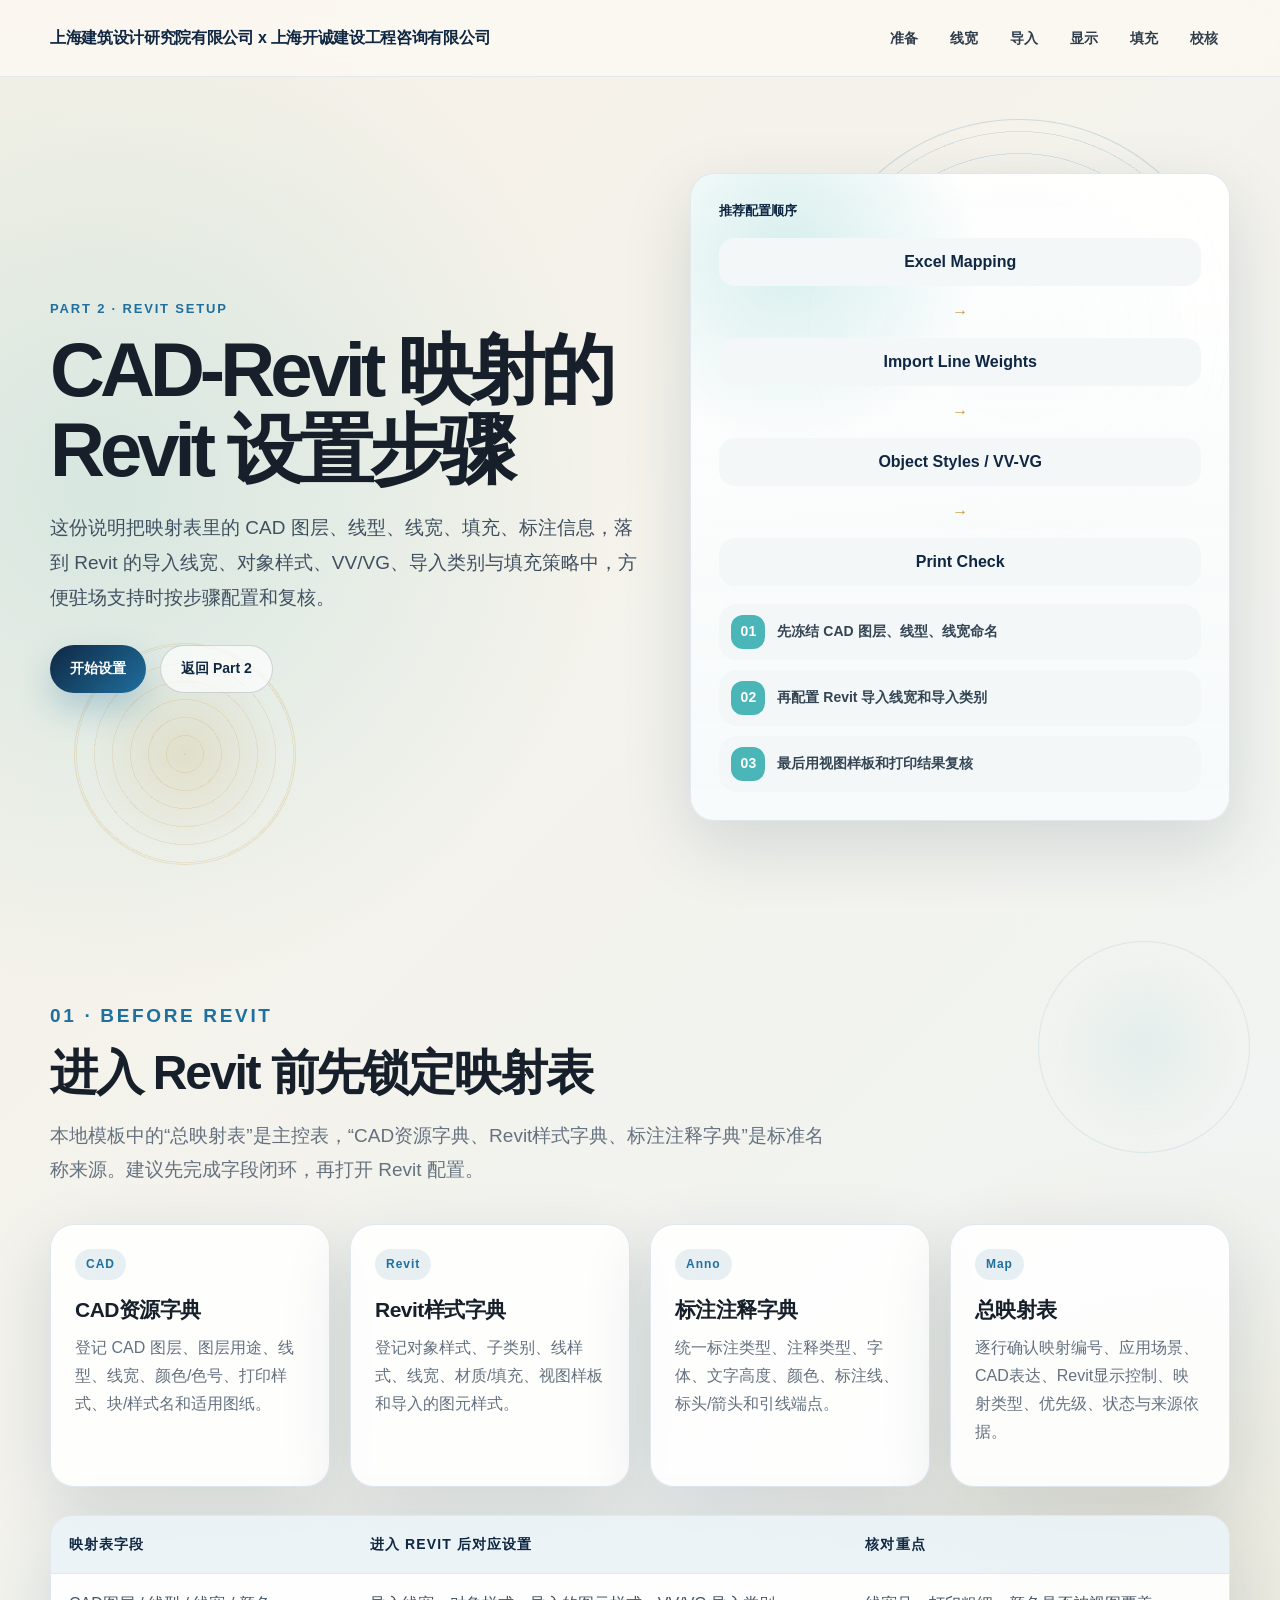
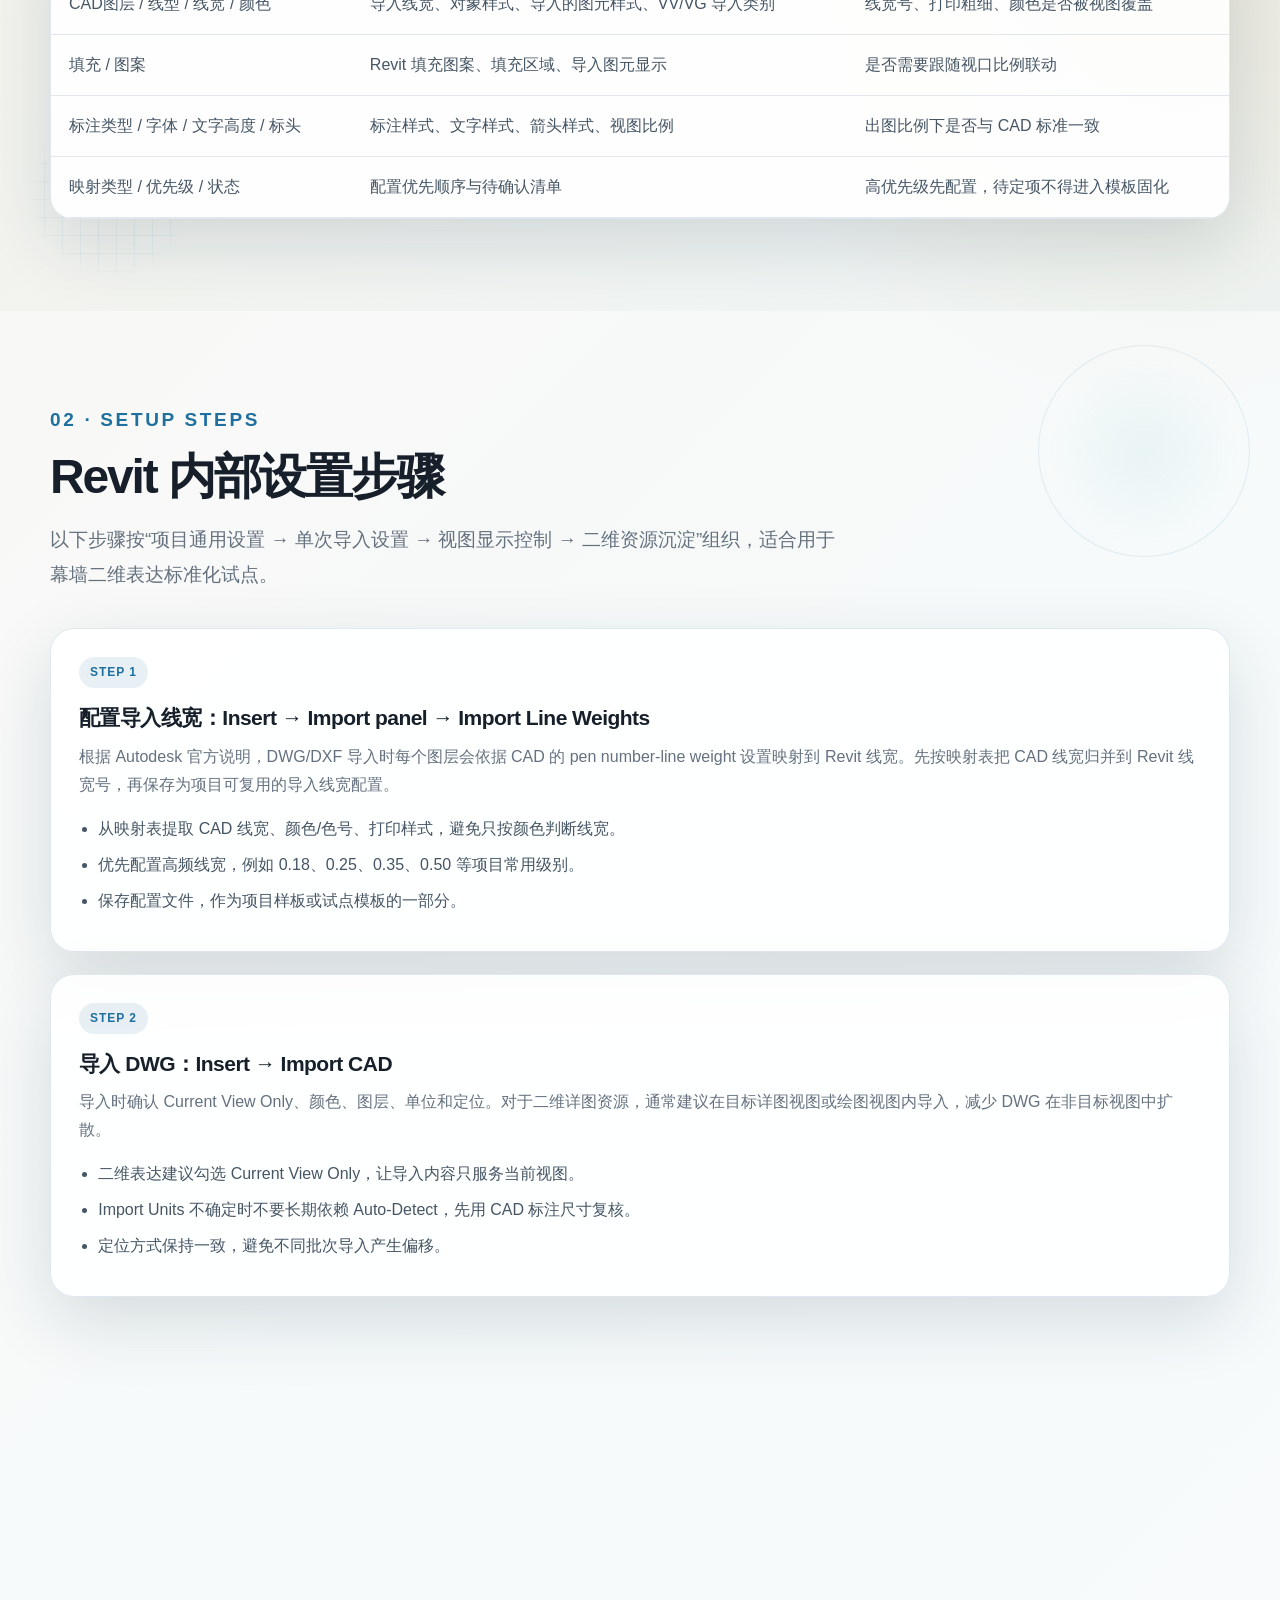
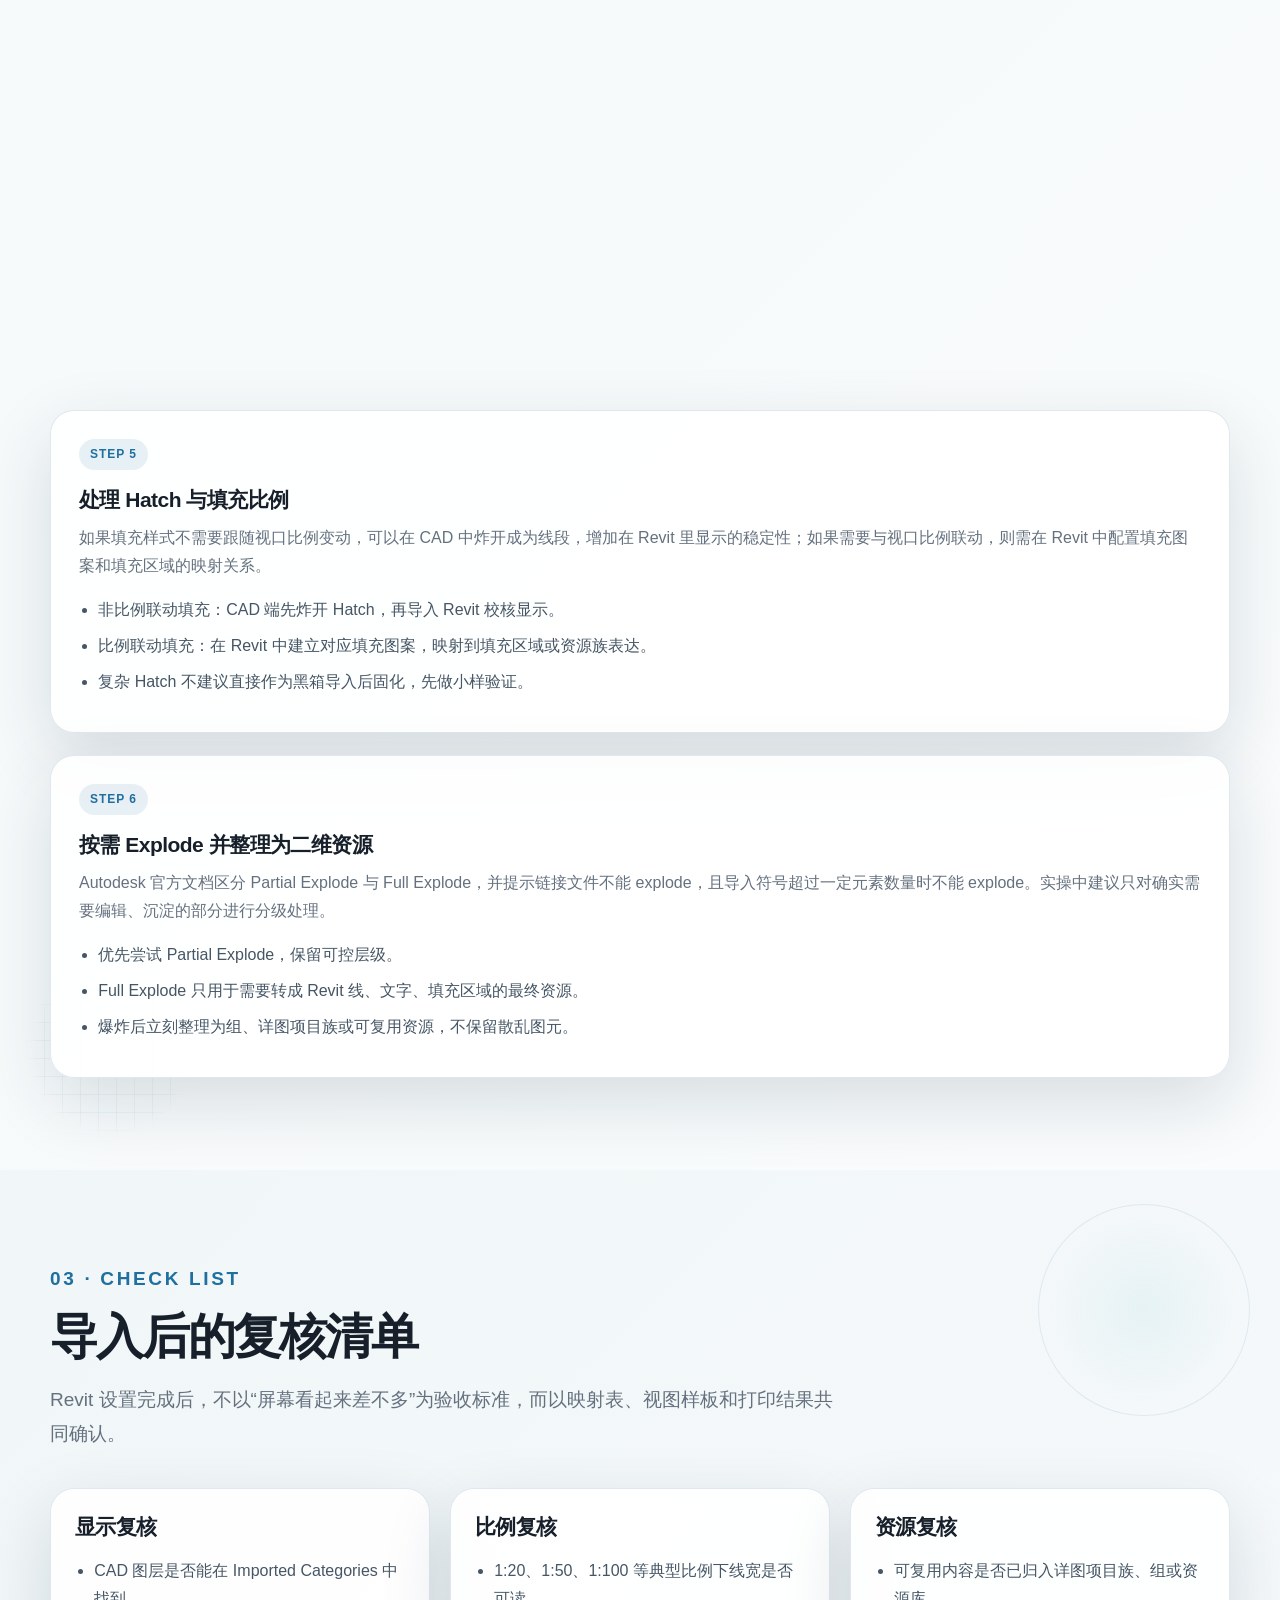
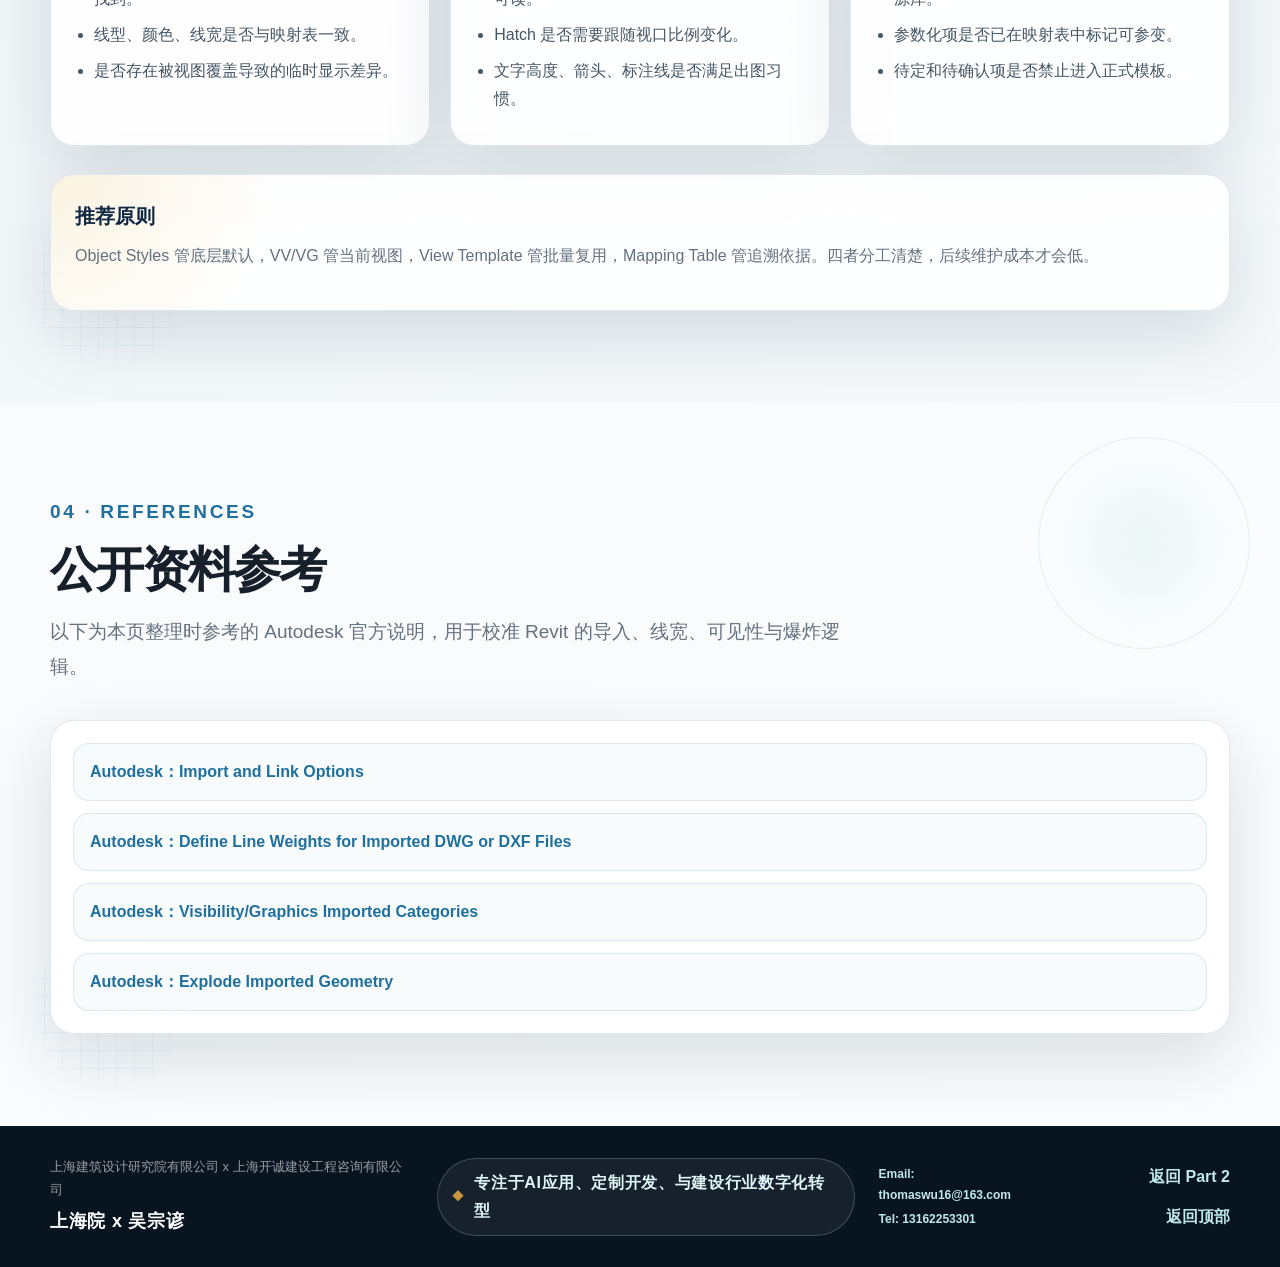
<file: cwp2/revit-setup.html>
<!DOCTYPE html>
<html lang="zh-CN">
<head>
  <meta charset="UTF-8" />
  <meta name="viewport" content="width=device-width, initial-scale=1.0" />
  <title>Revit 设置步骤｜CAD-Revit 映射配置说明</title>
  <link rel="stylesheet" href="styles.css" />
  <link rel="stylesheet" href="../shared-site.css" />
</head>
<body>
  <header class="site-header unified-header" aria-label="页面导航">
    <div class="header-container">
      <a class="site-brand" href="./index.html" aria-label="返回 Part 2 主页"><span class="brand-line">上海建筑设计研究院有限公司</span><span class="brand-separator"> x </span><span class="brand-line">上海开诚建设工程咨询有限公司</span></a>
      <button class="nav-toggle" type="button" aria-label="展开导航" aria-expanded="false">菜单</button>
      <nav class="site-nav nav-links" aria-label="Revit 设置步骤导航">
        <a href="#prep">准备</a>
        <a href="#lineweights">线宽</a>
        <a href="#import">导入</a>
        <a href="#visibility">显示</a>
        <a href="#hatch">填充</a>
        <a href="#check">校核</a>
      </nav>
    </div>
  </header>

  <main id="top">
    <section class="hero setup-hero">
      <div class="container hero-grid setup-hero-grid">
        <div class="hero-copy reveal">
          <p class="eyebrow">Part 2 · Revit Setup</p>
          <h1>CAD-Revit 映射的 Revit 设置步骤</h1>
          <p class="hero-lead">
            这份说明把映射表里的 CAD 图层、线型、线宽、填充、标注信息，落到 Revit 的导入线宽、对象样式、VV/VG、导入类别与填充策略中，方便驻场支持时按步骤配置和复核。
          </p>
          <div class="hero-actions">
            <a class="btn primary" href="#steps">开始设置</a>
            <a class="btn secondary" href="./index.html">返回 Part 2</a>
          </div>
        </div>

        <aside class="hero-panel setup-panel reveal" aria-label="Revit 设置路径示意">
          <div class="panel-title">推荐配置顺序</div>
          <div class="setup-flow-diagram" aria-hidden="true">
            <span>Excel Mapping</span>
            <b>→</b>
            <span>Import Line Weights</span>
            <b>→</b>
            <span>Object Styles / VV-VG</span>
            <b>→</b>
            <span>Print Check</span>
          </div>
          <ol class="mini-flow compact">
            <li><span>01</span> 先冻结 CAD 图层、线型、线宽命名</li>
            <li><span>02</span> 再配置 Revit 导入线宽和导入类别</li>
            <li><span>03</span> 最后用视图样板和打印结果复核</li>
          </ol>
        </aside>
      </div>
    </section>

    <section id="prep" class="section">
      <div class="container">
        <div class="section-heading reveal">
          <p class="eyebrow">01 · Before Revit</p>
          <h2>进入 Revit 前先锁定映射表</h2>
          <p>本地模板中的“总映射表”是主控表，“CAD资源字典、Revit样式字典、标注注释字典”是标准名称来源。建议先完成字段闭环，再打开 Revit 配置。</p>
        </div>

        <div class="setup-grid four">
          <article class="setup-card reveal">
            <span class="tag">CAD</span>
            <h3>CAD资源字典</h3>
            <p>登记 CAD 图层、图层用途、线型、线宽、颜色/色号、打印样式、块/样式名和适用图纸。</p>
          </article>
          <article class="setup-card reveal">
            <span class="tag">Revit</span>
            <h3>Revit样式字典</h3>
            <p>登记对象样式、子类别、线样式、线宽、材质/填充、视图样板和导入的图元样式。</p>
          </article>
          <article class="setup-card reveal">
            <span class="tag">Anno</span>
            <h3>标注注释字典</h3>
            <p>统一标注类型、注释类型、字体、文字高度、颜色、标注线、标头/箭头和引线端点。</p>
          </article>
          <article class="setup-card reveal">
            <span class="tag">Map</span>
            <h3>总映射表</h3>
            <p>逐行确认映射编号、应用场景、CAD表达、Revit显示控制、映射类型、优先级、状态与来源依据。</p>
          </article>
        </div>

        <div class="table-wrap reveal" aria-label="映射表字段摘要">
          <table class="setup-table">
            <thead>
              <tr>
                <th>映射表字段</th>
                <th>进入 Revit 后对应设置</th>
                <th>核对重点</th>
              </tr>
            </thead>
            <tbody>
              <tr>
                <td>CAD图层 / 线型 / 线宽 / 颜色</td>
                <td>导入线宽、对象样式、导入的图元样式、VV/VG 导入类别</td>
                <td>线宽号、打印粗细、颜色是否被视图覆盖</td>
              </tr>
              <tr>
                <td>填充 / 图案</td>
                <td>Revit 填充图案、填充区域、导入图元显示</td>
                <td>是否需要跟随视口比例联动</td>
              </tr>
              <tr>
                <td>标注类型 / 字体 / 文字高度 / 标头</td>
                <td>标注样式、文字样式、箭头样式、视图比例</td>
                <td>出图比例下是否与 CAD 标准一致</td>
              </tr>
              <tr>
                <td>映射类型 / 优先级 / 状态</td>
                <td>配置优先顺序与待确认清单</td>
                <td>高优先级先配置，待定项不得进入模板固化</td>
              </tr>
            </tbody>
          </table>
        </div>
      </div>
    </section>

    <section id="steps" class="section alt">
      <div class="container">
        <div class="section-heading reveal">
          <p class="eyebrow">02 · Setup Steps</p>
          <h2>Revit 内部设置步骤</h2>
          <p>以下步骤按“项目通用设置 → 单次导入设置 → 视图显示控制 → 二维资源沉淀”组织，适合用于幕墙二维表达标准化试点。</p>
        </div>

        <div class="setup-timeline">
          <article id="lineweights" class="setup-step reveal">
            <span class="step-index">STEP 1</span>
            <h3>配置导入线宽：Insert → Import panel → Import Line Weights</h3>
            <p>根据 Autodesk 官方说明，DWG/DXF 导入时每个图层会依据 CAD 的 pen number-line weight 设置映射到 Revit 线宽。先按映射表把 CAD 线宽归并到 Revit 线宽号，再保存为项目可复用的导入线宽配置。</p>
            <ul>
              <li>从映射表提取 CAD 线宽、颜色/色号、打印样式，避免只按颜色判断线宽。</li>
              <li>优先配置高频线宽，例如 0.18、0.25、0.35、0.50 等项目常用级别。</li>
              <li>保存配置文件，作为项目样板或试点模板的一部分。</li>
            </ul>
          </article>

          <article id="import" class="setup-step reveal">
            <span class="step-index">STEP 2</span>
            <h3>导入 DWG：Insert → Import CAD</h3>
            <p>导入时确认 Current View Only、颜色、图层、单位和定位。对于二维详图资源，通常建议在目标详图视图或绘图视图内导入，减少 DWG 在非目标视图中扩散。</p>
            <ul>
              <li>二维表达建议勾选 Current View Only，让导入内容只服务当前视图。</li>
              <li>Import Units 不确定时不要长期依赖 Auto-Detect，先用 CAD 标注尺寸复核。</li>
              <li>定位方式保持一致，避免不同批次导入产生偏移。</li>
            </ul>
          </article>

          <article class="setup-step reveal">
            <span class="step-index">STEP 3</span>
            <h3>设置对象样式：Manage → Object Styles → Imported Objects</h3>
            <p>DWG 导入后，Revit 会按导入类别和子类别显示 CAD 图层。把映射表中的 Revit 对象样式、导入的图元样式、线样式/线宽逐项落实到 Imported Objects，形成底层默认显示规则。</p>
            <ul>
              <li>按 CAD 图层名称核对 Revit 中出现的导入子类别。</li>
              <li>把“线样式/线宽”字段落实到 Revit 线样式和线宽号。</li>
              <li>不要在单个视图里随手覆盖底层对象样式，否则后续难以追踪。</li>
            </ul>
          </article>

          <article id="visibility" class="setup-step reveal">
            <span class="step-index">STEP 4</span>
            <h3>控制视图显示：VV/VG → Imported Categories</h3>
            <p>Autodesk 官方文档说明，Visibility/Graphics 的 Imported Categories 可以控制导入或链接 CAD 文件中各图层的显示。这里适合处理“某张图要不要显示某类 CAD 图层”的视图级控制。</p>
            <ul>
              <li>展开 DWG 文件名，逐层核对图层显示状态。</li>
              <li>只把视图相关的开关放在 VV/VG；项目通用样式仍应回到 Object Styles。</li>
              <li>把成熟组合固化为视图样板，避免每张图重复配置。</li>
            </ul>
          </article>

          <article id="hatch" class="setup-step reveal">
            <span class="step-index">STEP 5</span>
            <h3>处理 Hatch 与填充比例</h3>
            <p>如果填充样式不需要跟随视口比例变动，可以在 CAD 中炸开成为线段，增加在 Revit 里显示的稳定性；如果需要与视口比例联动，则需在 Revit 中配置填充图案和填充区域的映射关系。</p>
            <ul>
              <li>非比例联动填充：CAD 端先炸开 Hatch，再导入 Revit 校核显示。</li>
              <li>比例联动填充：在 Revit 中建立对应填充图案，映射到填充区域或资源族表达。</li>
              <li>复杂 Hatch 不建议直接作为黑箱导入后固化，先做小样验证。</li>
            </ul>
          </article>

          <article class="setup-step reveal">
            <span class="step-index">STEP 6</span>
            <h3>按需 Explode 并整理为二维资源</h3>
            <p>Autodesk 官方文档区分 Partial Explode 与 Full Explode，并提示链接文件不能 explode，且导入符号超过一定元素数量时不能 explode。实操中建议只对确实需要编辑、沉淀的部分进行分级处理。</p>
            <ul>
              <li>优先尝试 Partial Explode，保留可控层级。</li>
              <li>Full Explode 只用于需要转成 Revit 线、文字、填充区域的最终资源。</li>
              <li>爆炸后立刻整理为组、详图项目族或可复用资源，不保留散乱图元。</li>
            </ul>
          </article>
        </div>
      </div>
    </section>

    <section id="check" class="section">
      <div class="container">
        <div class="section-heading reveal">
          <p class="eyebrow">03 · Check List</p>
          <h2>导入后的复核清单</h2>
          <p>Revit 设置完成后，不以“屏幕看起来差不多”为验收标准，而以映射表、视图样板和打印结果共同确认。</p>
        </div>

        <div class="check-grid">
          <article class="check-card reveal">
            <h3>显示复核</h3>
            <ul>
              <li>CAD 图层是否能在 Imported Categories 中找到。</li>
              <li>线型、颜色、线宽是否与映射表一致。</li>
              <li>是否存在被视图覆盖导致的临时显示差异。</li>
            </ul>
          </article>
          <article class="check-card reveal">
            <h3>比例复核</h3>
            <ul>
              <li>1:20、1:50、1:100 等典型比例下线宽是否可读。</li>
              <li>Hatch 是否需要跟随视口比例变化。</li>
              <li>文字高度、箭头、标注线是否满足出图习惯。</li>
            </ul>
          </article>
          <article class="check-card reveal">
            <h3>资源复核</h3>
            <ul>
              <li>可复用内容是否已归入详图项目族、组或资源库。</li>
              <li>参数化项是否已在映射表中标记可参变。</li>
              <li>待定和待确认项是否禁止进入正式模板。</li>
            </ul>
          </article>
        </div>

        <div class="setup-note reveal">
          <strong>推荐原则</strong>
          <p>Object Styles 管底层默认，VV/VG 管当前视图，View Template 管批量复用，Mapping Table 管追溯依据。四者分工清楚，后续维护成本才会低。</p>
        </div>
      </div>
    </section>

    <section class="section alt">
      <div class="container">
        <div class="section-heading reveal">
          <p class="eyebrow">04 · References</p>
          <h2>公开资料参考</h2>
          <p>以下为本页整理时参考的 Autodesk 官方说明，用于校准 Revit 的导入、线宽、可见性与爆炸逻辑。</p>
        </div>
        <div class="reference-list reveal">
          <a href="https://help.autodesk.com/cloudhelp/2024/ENU/Revit-Model/files/GUID-D184A004-D0BF-44D1-9C02-99480B129CAD.htm" target="_blank" rel="noopener">Autodesk：Import and Link Options</a>
          <a href="https://help.autodesk.com/cloudhelp/2015/ENU/Revit-Model/files/GUID-C0ECE0FB-A2CF-4CFD-A72A-191389FAA18D.htm" target="_blank" rel="noopener">Autodesk：Define Line Weights for Imported DWG or DXF Files</a>
          <a href="https://help.autodesk.com/cloudhelp/2026/ENU/RevitLT-DocumentPresent/files/GUID-87A17889-83BA-4C8F-A6B4-9A47B0869015.htm" target="_blank" rel="noopener">Autodesk：Visibility/Graphics Imported Categories</a>
          <a href="https://help.autodesk.com/cloudhelp/2023/ENU/Revit-Model/files/GUID-F2D2B53E-187A-446D-8316-D7C2C35048E1.htm" target="_blank" rel="noopener">Autodesk：Explode Imported Geometry</a>
        </div>
      </div>
    </section>
  </main>

  <footer class="site-footer unified-footer">
    <div class="footer-container">
      <div class="footer-brand">
        <span>上海建筑设计研究院有限公司 x 上海开诚建设工程咨询有限公司</span>
        <strong>上海院 x 吴宗谚</strong>
      </div>
      <div class="footer-signature" aria-label="个人签名描述">
        <span class="signature-icon">◆</span>
        <em>专注于AI应用、定制开发、与建设行业数字化转型</em>
      </div>
      <div class="footer-contact" aria-label="联系方式">
        <a href="mailto:thomaswu16@163.com">Email: thomaswu16@163.com</a>
        <a href="tel:13162253301">Tel: 13162253301</a>
      </div>
      <div class="footer-links">
        <a href="./index.html">返回 Part 2</a>
        <a href="#top">返回顶部</a>
      </div>
    </div>
  </footer>

  <script src="script.js"></script>
</body>
</html>
</file>
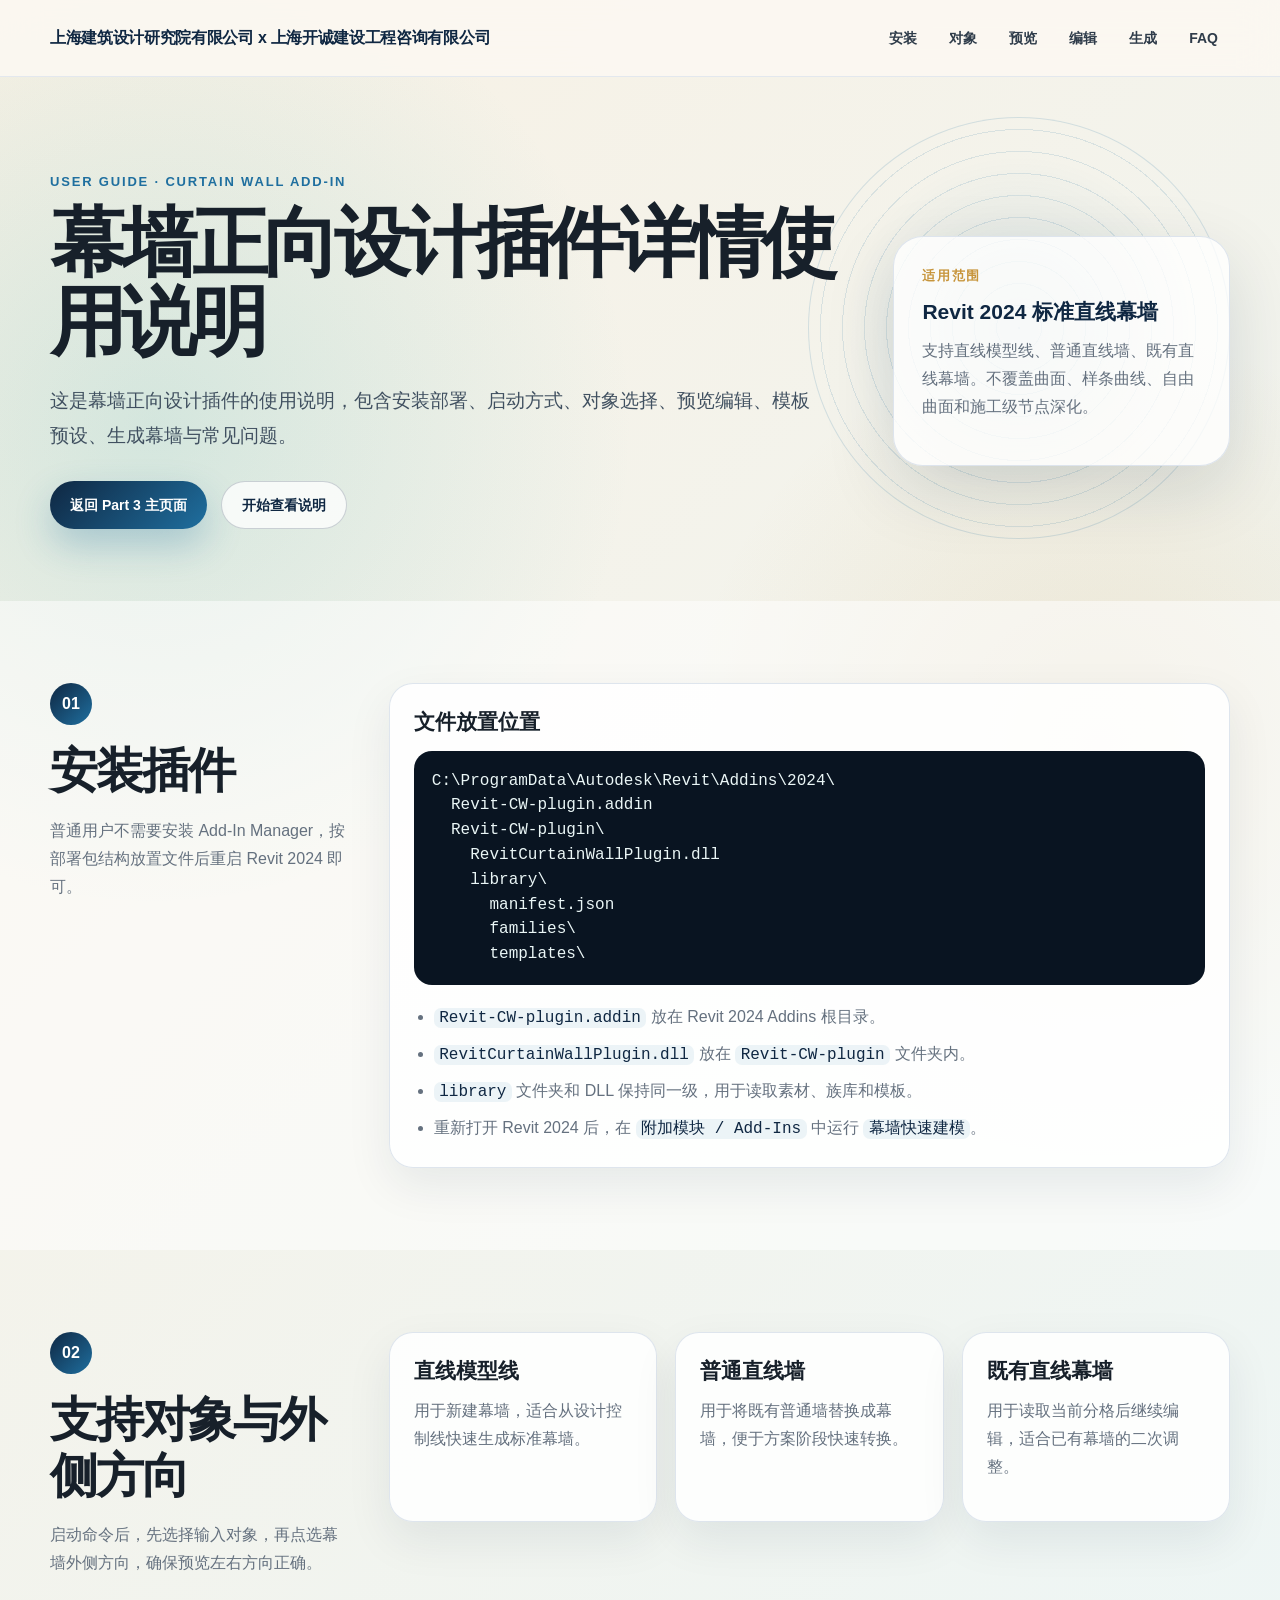
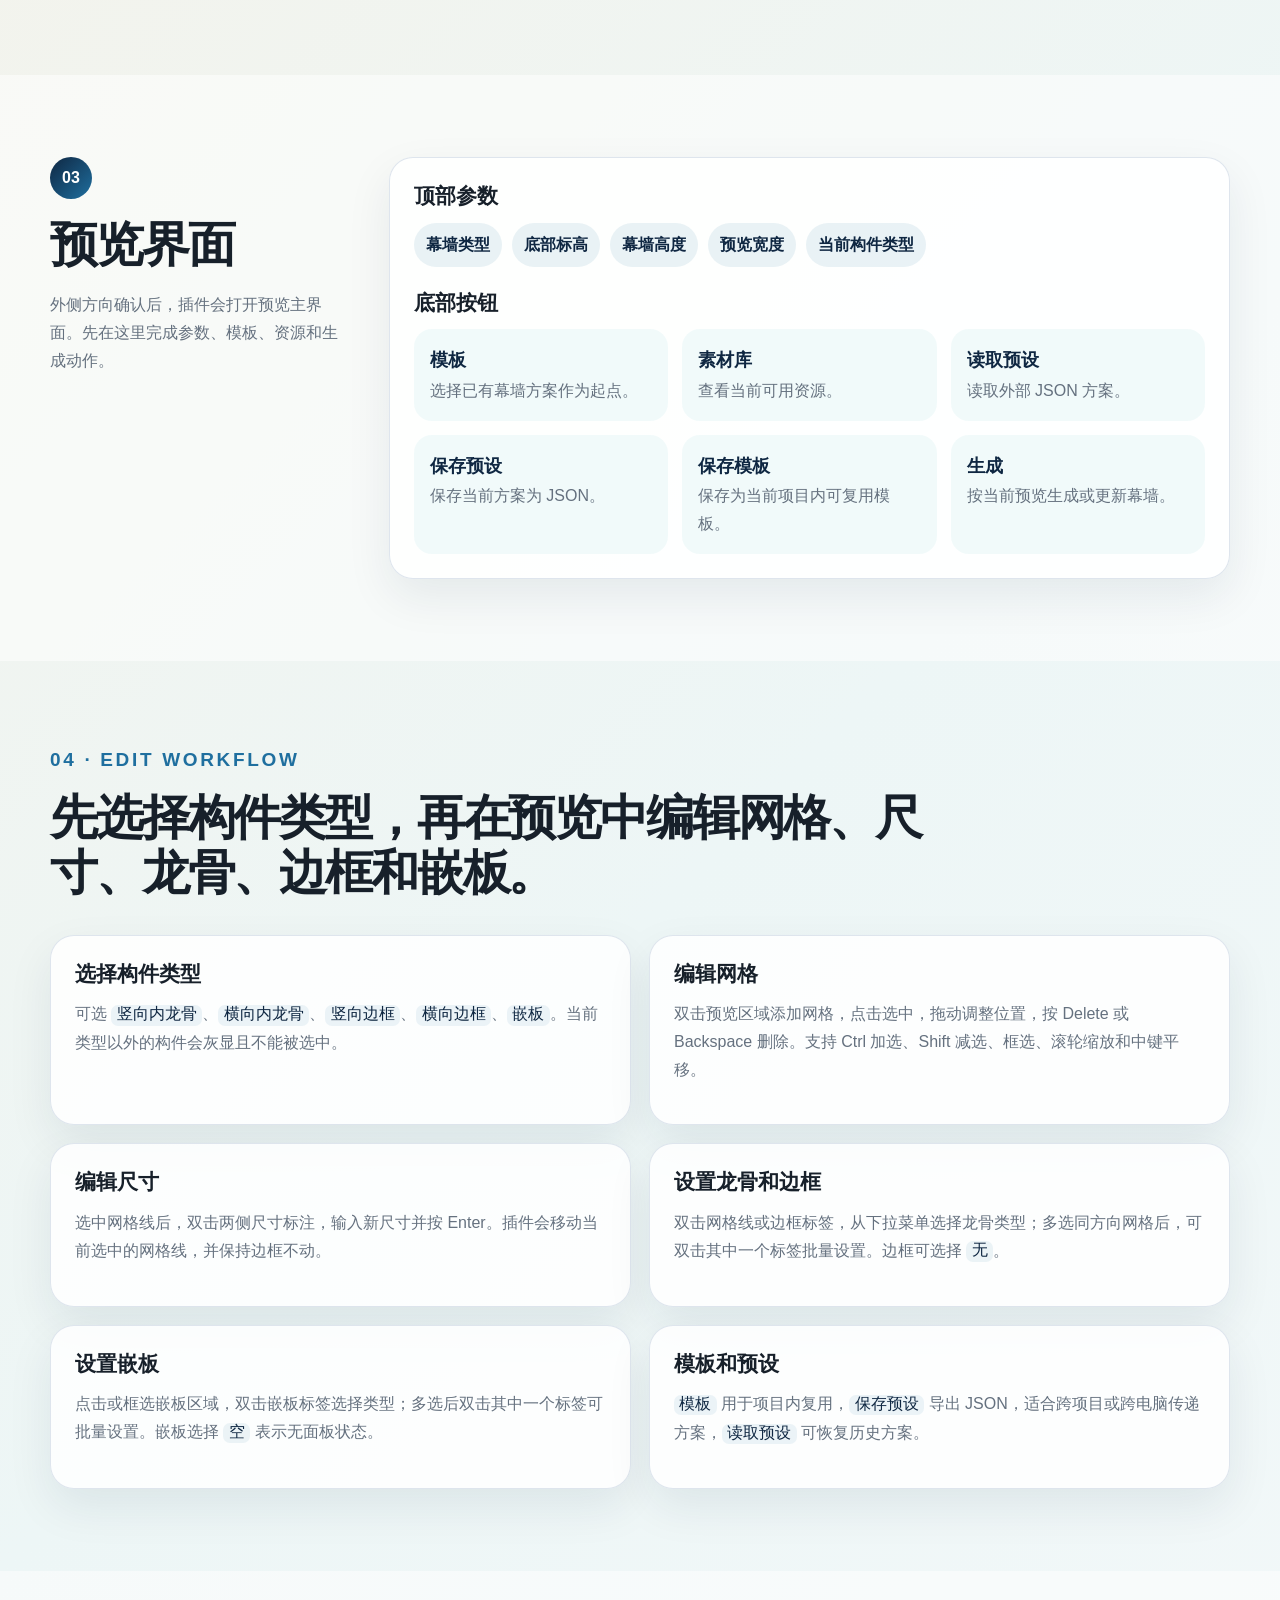
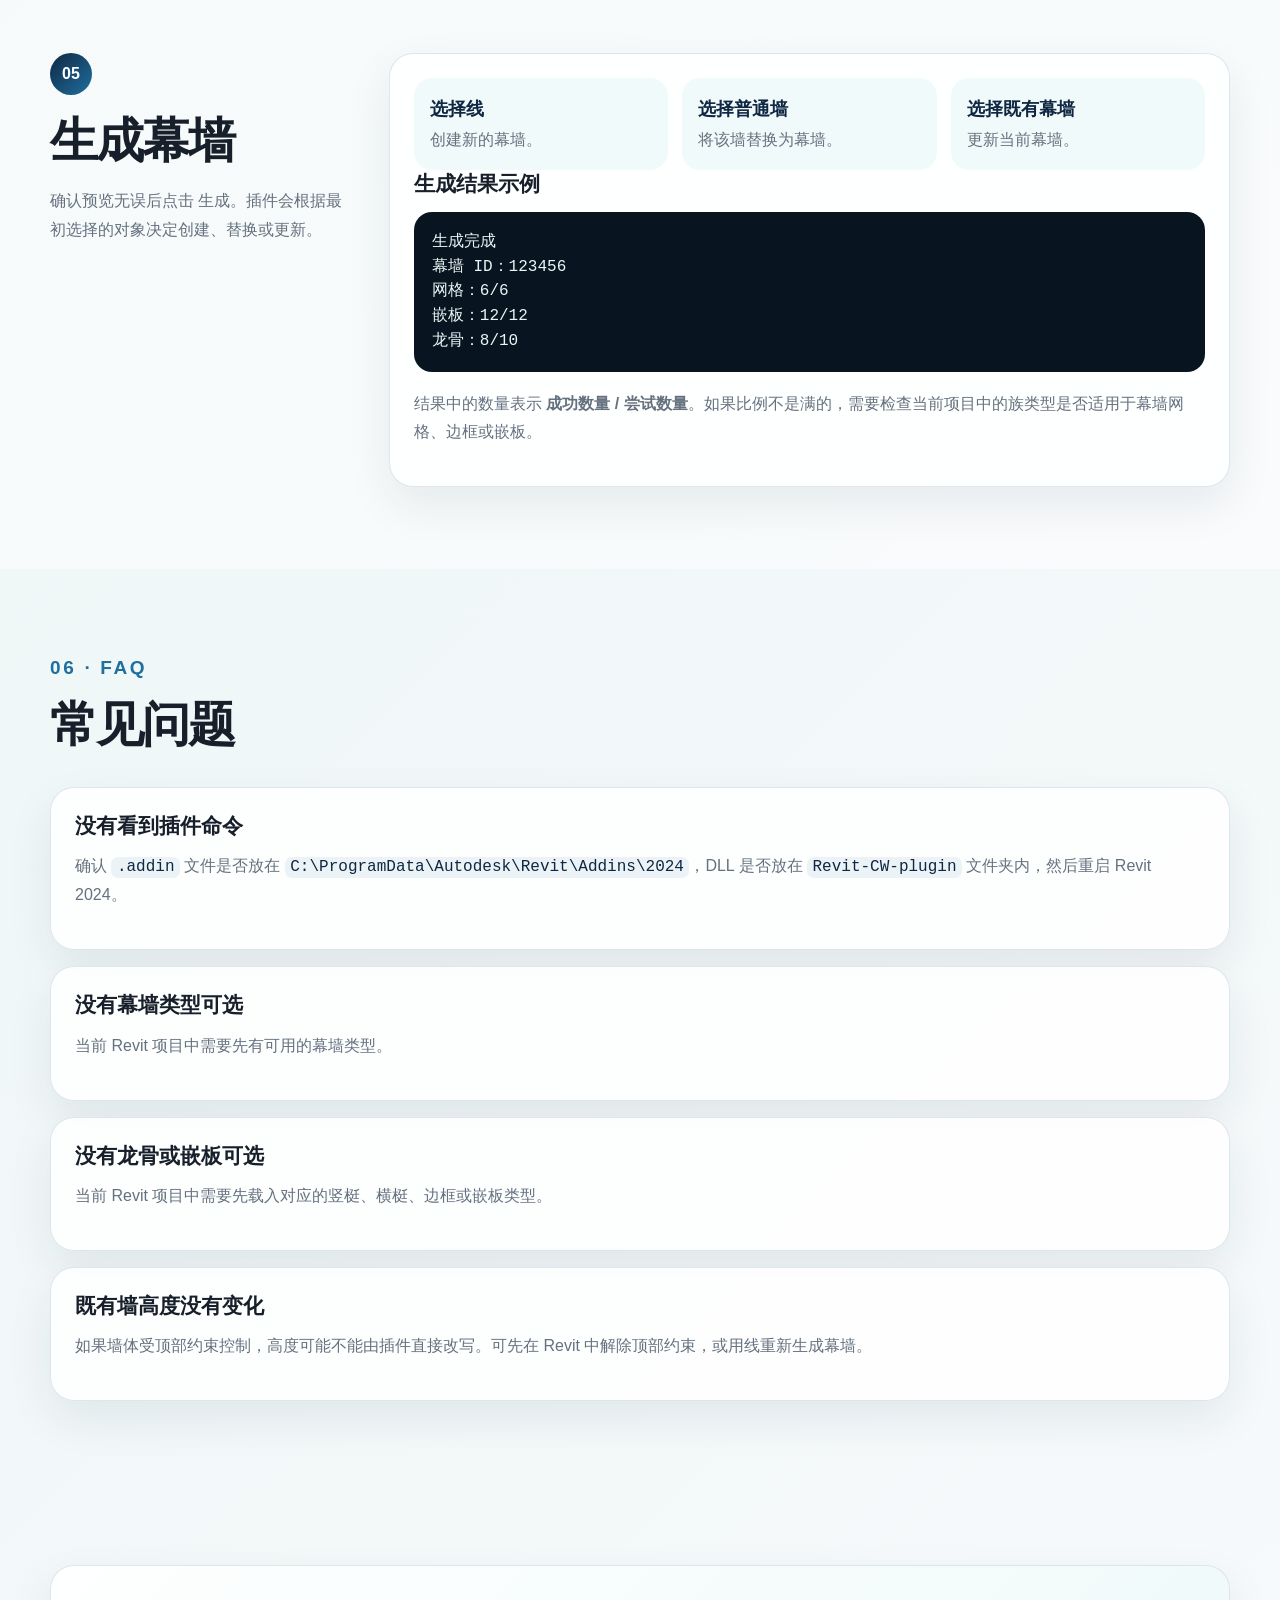
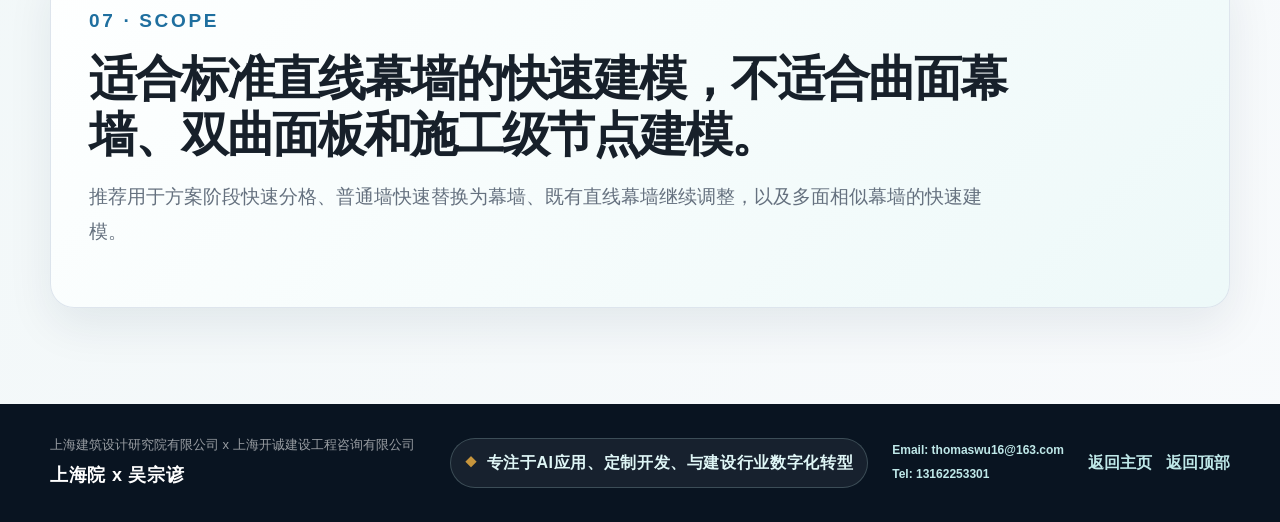
<file: cwp3/user-guide.html>
<!DOCTYPE html>
<html lang="zh-CN">
<head>
  <meta charset="UTF-8" />
  <meta name="viewport" content="width=device-width, initial-scale=1.0" />
  <title>幕墙正向设计插件｜详情使用说明</title>
  <link rel="stylesheet" href="styles.css" />
  <link rel="stylesheet" href="../shared-site.css" />
</head>
<body class="guide-page">
  <header class="site-header unified-header" aria-label="页面导航">
    <div class="header-container">
      <a class="site-brand" href="./index.html" aria-label="返回 Part 3 主页面"><span class="brand-line">上海建筑设计研究院有限公司</span><span class="brand-separator"> x </span><span class="brand-line">上海开诚建设工程咨询有限公司</span></a>
      <button class="nav-toggle" type="button" aria-label="展开导航" aria-expanded="false">菜单</button>
      <nav class="site-nav nav-links" aria-label="使用说明页面导航">
        <a href="#install">安装</a><a href="#objects">对象</a><a href="#preview">预览</a><a href="#edit">编辑</a><a href="#generate">生成</a><a href="#faq">FAQ</a>
      </nav>
    </div>
  </header>

  <main id="top">
    <section class="guide-hero">
      <div class="container guide-hero-grid">
        <div class="reveal">
          <p class="eyebrow">User Guide · Curtain Wall Add-in</p>
          <h1>幕墙正向设计插件详情使用说明</h1>
          <p class="hero-lead">这是幕墙正向设计插件的使用说明，包含安装部署、启动方式、对象选择、预览编辑、模板预设、生成幕墙与常见问题。</p>
          <div class="guide-actions"><a class="btn primary" href="./index.html">返回 Part 3 主页面</a><a class="btn secondary" href="#install">开始查看说明</a></div>
        </div>
        <aside class="guide-note reveal" aria-label="说明范围"><span>适用范围</span><strong>Revit 2024 标准直线幕墙</strong><p>支持直线模型线、普通直线墙、既有直线幕墙。不覆盖曲面、样条曲线、自由曲面和施工级节点深化。</p></aside>
      </div>
    </section>

    <section id="install" class="section alt"><div class="container guide-layout"><div class="guide-index reveal"><span>01</span><h2>安装插件</h2><p>普通用户不需要安装 Add-In Manager，按部署包结构放置文件后重启 Revit 2024 即可。</p></div><div class="guide-card reveal"><h3>文件放置位置</h3><pre><code>C:\ProgramData\Autodesk\Revit\Addins\2024\
  Revit-CW-plugin.addin
  Revit-CW-plugin\
    RevitCurtainWallPlugin.dll
    library\
      manifest.json
      families\
      templates\</code></pre><ul><li><code>Revit-CW-plugin.addin</code> 放在 Revit 2024 Addins 根目录。</li><li><code>RevitCurtainWallPlugin.dll</code> 放在 <code>Revit-CW-plugin</code> 文件夹内。</li><li><code>library</code> 文件夹和 DLL 保持同一级，用于读取素材、族库和模板。</li><li>重新打开 Revit 2024 后，在 <code>附加模块 / Add-Ins</code> 中运行 <code>幕墙快速建模</code>。</li></ul></div></div></section>

    <section id="objects" class="section"><div class="container guide-layout"><div class="guide-index reveal"><span>02</span><h2>支持对象与外侧方向</h2><p>启动命令后，先选择输入对象，再点选幕墙外侧方向，确保预览左右方向正确。</p></div><div class="guide-grid three"><article class="guide-card reveal"><h3>直线模型线</h3><p>用于新建幕墙，适合从设计控制线快速生成标准幕墙。</p></article><article class="guide-card reveal"><h3>普通直线墙</h3><p>用于将既有普通墙替换成幕墙，便于方案阶段快速转换。</p></article><article class="guide-card reveal"><h3>既有直线幕墙</h3><p>用于读取当前分格后继续编辑，适合已有幕墙的二次调整。</p></article></div></div></section>

    <section id="preview" class="section alt"><div class="container guide-layout"><div class="guide-index reveal"><span>03</span><h2>预览界面</h2><p>外侧方向确认后，插件会打开预览主界面。先在这里完成参数、模板、资源和生成动作。</p></div><div class="guide-card reveal"><h3>顶部参数</h3><div class="chip-list"><span>幕墙类型</span><span>底部标高</span><span>幕墙高度</span><span>预览宽度</span><span>当前构件类型</span></div><h3>底部按钮</h3><div class="button-map"><div><strong>模板</strong><p>选择已有幕墙方案作为起点。</p></div><div><strong>素材库</strong><p>查看当前可用资源。</p></div><div><strong>读取预设</strong><p>读取外部 JSON 方案。</p></div><div><strong>保存预设</strong><p>保存当前方案为 JSON。</p></div><div><strong>保存模板</strong><p>保存为当前项目内可复用模板。</p></div><div><strong>生成</strong><p>按当前预览生成或更新幕墙。</p></div></div></div></div></section>

    <section id="edit" class="section"><div class="container"><div class="section-heading reveal"><p class="eyebrow">04 · Edit Workflow</p><h2>先选择构件类型，再在预览中编辑网格、尺寸、龙骨、边框和嵌板。</h2></div><div class="guide-grid"><article class="guide-card reveal"><h3>选择构件类型</h3><p>可选 <code>竖向内龙骨</code>、<code>横向内龙骨</code>、<code>竖向边框</code>、<code>横向边框</code>、<code>嵌板</code>。当前类型以外的构件会灰显且不能被选中。</p></article><article class="guide-card reveal"><h3>编辑网格</h3><p>双击预览区域添加网格，点击选中，拖动调整位置，按 Delete 或 Backspace 删除。支持 Ctrl 加选、Shift 减选、框选、滚轮缩放和中键平移。</p></article><article class="guide-card reveal"><h3>编辑尺寸</h3><p>选中网格线后，双击两侧尺寸标注，输入新尺寸并按 Enter。插件会移动当前选中的网格线，并保持边框不动。</p></article><article class="guide-card reveal"><h3>设置龙骨和边框</h3><p>双击网格线或边框标签，从下拉菜单选择龙骨类型；多选同方向网格后，可双击其中一个标签批量设置。边框可选择 <code>无</code>。</p></article><article class="guide-card reveal"><h3>设置嵌板</h3><p>点击或框选嵌板区域，双击嵌板标签选择类型；多选后双击其中一个标签可批量设置。嵌板选择 <code>空</code> 表示无面板状态。</p></article><article class="guide-card reveal"><h3>模板和预设</h3><p><code>模板</code> 用于项目内复用，<code>保存预设</code> 导出 JSON，适合跨项目或跨电脑传递方案，<code>读取预设</code> 可恢复历史方案。</p></article></div></div></section>

    <section id="generate" class="section alt"><div class="container guide-layout"><div class="guide-index reveal"><span>05</span><h2>生成幕墙</h2><p>确认预览无误后点击 <code>生成</code>。插件会根据最初选择的对象决定创建、替换或更新。</p></div><div class="guide-card reveal"><div class="result-grid"><div><strong>选择线</strong><p>创建新的幕墙。</p></div><div><strong>选择普通墙</strong><p>将该墙替换为幕墙。</p></div><div><strong>选择既有幕墙</strong><p>更新当前幕墙。</p></div></div><h3>生成结果示例</h3><pre><code>生成完成
幕墙 ID：123456
网格：6/6
嵌板：12/12
龙骨：8/10</code></pre><p>结果中的数量表示 <strong>成功数量 / 尝试数量</strong>。如果比例不是满的，需要检查当前项目中的族类型是否适用于幕墙网格、边框或嵌板。</p></div></div></section>

    <section id="faq" class="section"><div class="container"><div class="section-heading reveal"><p class="eyebrow">06 · FAQ</p><h2>常见问题</h2></div><div class="faq-list"><article class="guide-card reveal"><h3>没有看到插件命令</h3><p>确认 <code>.addin</code> 文件是否放在 <code>C:\ProgramData\Autodesk\Revit\Addins\2024</code>，DLL 是否放在 <code>Revit-CW-plugin</code> 文件夹内，然后重启 Revit 2024。</p></article><article class="guide-card reveal"><h3>没有幕墙类型可选</h3><p>当前 Revit 项目中需要先有可用的幕墙类型。</p></article><article class="guide-card reveal"><h3>没有龙骨或嵌板可选</h3><p>当前 Revit 项目中需要先载入对应的竖梃、横梃、边框或嵌板类型。</p></article><article class="guide-card reveal"><h3>既有墙高度没有变化</h3><p>如果墙体受顶部约束控制，高度可能不能由插件直接改写。可先在 Revit 中解除顶部约束，或用线重新生成幕墙。</p></article></div></div></section>

    <section class="section summary-section"><div class="container summary-card reveal"><p class="eyebrow">07 · Scope</p><h2>适合标准直线幕墙的快速建模，不适合曲面幕墙、双曲面板和施工级节点建模。</h2><p>推荐用于方案阶段快速分格、普通墙快速替换为幕墙、既有直线幕墙继续调整，以及多面相似幕墙的快速建模。</p></div></section>
  </main>

  <footer class="site-footer unified-footer">
    <div class="footer-container">
      <div class="footer-brand"><span>上海建筑设计研究院有限公司 x 上海开诚建设工程咨询有限公司</span><strong>上海院 x 吴宗谚</strong></div>
      <div class="footer-signature" aria-label="个人签名描述"><span class="signature-icon">◆</span><em>专注于AI应用、定制开发、与建设行业数字化转型</em></div>
      <div class="footer-contact" aria-label="联系方式"><a href="mailto:thomaswu16@163.com">Email: thomaswu16@163.com</a><a href="tel:13162253301">Tel: 13162253301</a></div>
      <div class="footer-links"><a href="./index.html">返回主页</a><a href="#top">返回顶部</a></div>
    </div>
  </footer>
  <script src="script.js"></script>
</body>
</html>
</file>
<file: cwp2/styles.css>
:root {
  --ink: #17202a;
  --muted: #65717f;
  --line: #dbe3ec;
  --paper: #fbf8f1;
  --panel: #ffffff;
  --navy: #0f2742;
  --blue: #1f6f9f;
  --aqua: #4bb6b7;
  --gold: #c7953c;
  --warn: #b75d3f;
  --shadow: 0 24px 70px rgba(15, 39, 66, 0.14);
  --radius: 24px;
}

* {
  box-sizing: border-box;
}

html {
  scroll-behavior: smooth;
}

body {
  margin: 0;
  font-family: "Microsoft YaHei", "PingFang SC", "Segoe UI", sans-serif;
  line-height: 1.75;
  color: var(--ink);
  background:
    radial-gradient(circle at 8% 8%, rgba(75, 182, 183, 0.18), transparent 32rem),
    radial-gradient(circle at 92% 26%, rgba(199, 149, 60, 0.13), transparent 28rem),
    linear-gradient(135deg, #f7f1e6 0%, #eef5f6 46%, #f8fafc 100%);
}

body.nav-open {
  overflow: hidden;
}

img,
svg {
  max-width: 100%;
}

.container {
  width: min(1180px, calc(100% - 40px));
  margin: 0 auto;
}

.site-header {
  position: sticky;
  top: 0;
  z-index: 100;
  border-bottom: 1px solid rgba(219, 227, 236, 0.78);
  background: rgba(251, 248, 241, 0.86);
  backdrop-filter: blur(18px);
}

.nav {
  display: flex;
  align-items: center;
  justify-content: space-between;
  min-height: 76px;
  gap: 24px;
}

.logo {
  display: inline-flex;
  align-items: center;
  gap: 12px;
  color: var(--navy);
  font-weight: 800;
  letter-spacing: -0.02em;
  text-decoration: none;
}

.logo-mark {
  display: grid;
  width: 42px;
  height: 42px;
  place-items: center;
  border-radius: 14px;
  color: white;
  background: linear-gradient(135deg, var(--navy), var(--blue));
  box-shadow: 0 12px 28px rgba(31, 111, 159, 0.28);
}

.nav-links {
  display: flex;
  align-items: center;
  gap: 8px;
  flex-wrap: wrap;
}

.nav-links a {
  padding: 9px 12px;
  border-radius: 999px;
  color: #2f3c4a;
  font-size: 14px;
  font-weight: 700;
  text-decoration: none;
  transition: background 0.2s ease, color 0.2s ease;
}

.nav-links a:hover {
  color: var(--blue);
  background: rgba(31, 111, 159, 0.1);
}

.nav-toggle {
  display: none;
  border: 1px solid var(--line);
  border-radius: 999px;
  padding: 8px 14px;
  color: var(--navy);
  background: white;
  font-weight: 800;
}

.hero {
  position: relative;
  overflow: clip;
  padding: 96px 0 86px;
}

.hero::before,
.hero::after {
  position: absolute;
  content: "";
  border-radius: 999px;
  pointer-events: none;
}

.hero::before {
  width: 420px;
  height: 420px;
  right: max(24px, calc((100vw - 1180px) / 2));
  top: 42px;
  border: 1px solid rgba(31, 111, 159, 0.18);
  background:
    radial-gradient(circle at center, rgba(31, 111, 159, 0.12), transparent 58%),
    repeating-radial-gradient(circle at center, rgba(31, 111, 159, 0.13) 0 1px, transparent 1px 22px);
}

.hero::after {
  width: 220px;
  height: 220px;
  left: max(28px, calc((100vw - 1180px) / 2 + 24px));
  bottom: 42px;
  border: 1px solid rgba(199, 149, 60, 0.22);
  background:
    radial-gradient(circle at center, rgba(199, 149, 60, 0.16), transparent 62%),
    repeating-radial-gradient(circle at center, rgba(199, 149, 60, 0.16) 0 1px, transparent 1px 18px);
}

.hero-grid {
  position: relative;
  z-index: 1;
  display: grid;
  grid-template-columns: minmax(0, 1.15fr) minmax(320px, 0.85fr);
  gap: 44px;
  align-items: center;
}

.eyebrow {
  margin: 0 0 12px;
  color: var(--blue);
  font-size: 13px;
  font-weight: 900;
  letter-spacing: 0.14em;
  text-transform: uppercase;
}

h1,
h2,
h3,
h4,
p {
  margin-top: 0;
}

h1 {
  margin-bottom: 22px;
  max-width: 820px;
  font-size: clamp(42px, 6vw, 76px);
  line-height: 1.05;
  letter-spacing: -0.07em;
}

h2 {
  margin-bottom: 18px;
  font-size: clamp(30px, 4vw, 48px);
  line-height: 1.16;
  letter-spacing: -0.045em;
}

h3 {
  margin-bottom: 12px;
  font-size: 21px;
  line-height: 1.35;
  letter-spacing: -0.025em;
}

p {
  color: var(--muted);
}

.hero-lead {
  max-width: 720px;
  color: #405060;
  font-size: 19px;
}


.nav-part-link {
  color: white !important;
  background: linear-gradient(135deg, var(--navy), var(--blue)) !important;
}

.part-switch {
  display: grid;
  grid-template-columns: repeat(3, minmax(0, 1fr));
  gap: 14px;
  margin: 28px 0 26px;
}

.part-card {
  display: flex;
  min-height: 132px;
  flex-direction: column;
  justify-content: center;
  gap: 6px;
  padding: 20px;
  border: 1px solid rgba(31, 111, 159, 0.18);
  border-radius: 22px;
  color: var(--navy);
  text-decoration: none;
  background: rgba(255, 255, 255, 0.72);
  box-shadow: 0 16px 38px rgba(15, 39, 66, 0.1);
  transition: transform 0.2s ease, box-shadow 0.2s ease, border-color 0.2s ease;
}

.part-card:hover {
  transform: translateY(-3px);
  border-color: rgba(31, 111, 159, 0.34);
  box-shadow: 0 22px 52px rgba(15, 39, 66, 0.16);
}

.part-card span {
  color: var(--blue);
  font-size: 13px;
  font-weight: 900;
  letter-spacing: 0.12em;
  text-transform: uppercase;
}

.part-card strong {
  font-size: 24px;
  line-height: 1.2;
}

.part-card em {
  color: var(--muted);
  font-size: 14px;
  font-style: normal;
}

.part-card.is-current {
  color: white;
  border-color: transparent;
  background:
    radial-gradient(circle at 88% 20%, rgba(255, 255, 255, 0.22), transparent 7rem),
    linear-gradient(135deg, var(--navy), var(--blue));
}

.part-card.is-current span,
.part-card.is-current em {
  color: rgba(255, 255, 255, 0.78);
}

.summary-links {
  display: flex;
  gap: 14px;
  flex-wrap: wrap;
  margin-top: 28px;
}

.summary-links a {
  display: inline-flex;
  min-height: 44px;
  align-items: center;
  justify-content: center;
  padding: 0 18px;
  border: 1px solid rgba(255, 255, 255, 0.24);
  border-radius: 999px;
  color: white;
  font-weight: 800;
  text-decoration: none;
  background: rgba(255, 255, 255, 0.1);
}

.summary-links a:hover {
  background: rgba(255, 255, 255, 0.18);
}.hero-actions {
  display: flex;
  gap: 14px;
  flex-wrap: wrap;
  margin-top: 30px;
}

.btn {
  display: inline-flex;
  align-items: center;
  justify-content: center;
  min-height: 48px;
  padding: 0 20px;
  border-radius: 999px;
  font-weight: 800;
  text-decoration: none;
}

.btn.primary {
  color: white;
  background: linear-gradient(135deg, var(--navy), var(--blue));
  box-shadow: 0 16px 34px rgba(31, 111, 159, 0.28);
}

.btn.secondary {
  color: var(--navy);
  border: 1px solid rgba(15, 39, 66, 0.18);
  background: rgba(255, 255, 255, 0.68);
}

.hero-panel,
.summary-card,
.card,
.qa-card,
.step,
.mapping-card,
.plan-card,
.route-card,
.decision,
.callout {
  border: 1px solid rgba(219, 227, 236, 0.8);
  border-radius: var(--radius);
  background: rgba(255, 255, 255, 0.86);
  box-shadow: var(--shadow);
}

.hero-panel {
  padding: 28px;
}

.panel-title {
  margin-bottom: 18px;
  color: var(--navy);
  font-weight: 900;
}

.mini-flow {
  display: grid;
  gap: 14px;
  margin: 0;
  padding: 0;
  list-style: none;
}

.mini-flow li {
  display: flex;
  align-items: center;
  gap: 12px;
  padding: 14px;
  border-radius: 18px;
  background: #f3f7f8;
  color: #344453;
  font-weight: 800;
}

.mini-flow span {
  display: grid;
  min-width: 42px;
  height: 42px;
  place-items: center;
  border-radius: 14px;
  color: white;
  background: var(--aqua);
}


.visual-panel {
  overflow: hidden;
  padding: 24px;
  background:
    linear-gradient(180deg, rgba(255, 255, 255, 0.9), rgba(247, 251, 251, 0.88)),
    radial-gradient(circle at 70% 0%, rgba(75, 182, 183, 0.28), transparent 14rem);
}

.workflow-illustration {
  display: block;
  width: 100%;
  margin: -4px 0 14px;
}

.mini-flow.compact {
  grid-template-columns: 1fr;
  gap: 10px;
}

.mini-flow.compact li {
  padding: 11px 12px;
  font-size: 14px;
}

.mini-flow.compact span {
  min-width: 34px;
  height: 34px;
  border-radius: 12px;
}

.diagram-strip {
  display: grid;
  grid-template-columns: 1fr auto 1fr auto 1fr;
  gap: 16px;
  align-items: center;
  margin: 0 0 28px;
  padding: 20px;
  border: 1px solid rgba(219, 227, 236, 0.82);
  border-radius: 28px;
  background:
    linear-gradient(135deg, rgba(255, 255, 255, 0.94), rgba(247, 251, 251, 0.82)),
    repeating-linear-gradient(45deg, rgba(31, 111, 159, 0.06) 0 1px, transparent 1px 16px);
  box-shadow: var(--shadow);
}

.diagram-node {
  min-height: 128px;
  display: flex;
  flex-direction: column;
  justify-content: center;
  gap: 10px;
  padding: 22px;
  border-radius: 22px;
  color: white;
  position: relative;
  overflow: hidden;
}

.diagram-node::after {
  position: absolute;
  right: -22px;
  bottom: -28px;
  width: 98px;
  height: 98px;
  content: "";
  border-radius: 999px;
  background: rgba(255, 255, 255, 0.18);
}

.diagram-node span,
.tool-bubble span,
.tool-bridge span {
  font-size: 13px;
  font-weight: 900;
  letter-spacing: 0.12em;
  text-transform: uppercase;
  opacity: 0.82;
}

.diagram-node strong {
  position: relative;
  z-index: 1;
  font-size: 20px;
  line-height: 1.35;
}

.cad-node {
  background: linear-gradient(135deg, #0f2742, #1f6f9f);
}

.table-node {
  background: linear-gradient(135deg, #c7953c, #e0b561);
}

.revit-node {
  background: linear-gradient(135deg, #24505d, #4bb6b7);
}

.diagram-arrow {
  display: grid;
  width: 42px;
  height: 42px;
  place-items: center;
  border-radius: 999px;
  color: var(--navy);
  background: #ffffff;
  box-shadow: 0 12px 28px rgba(15, 39, 66, 0.12);
  font-size: 24px;
  font-weight: 900;
}

.tool-map {
  display: grid;
  grid-template-columns: 1fr 180px 1fr;
  gap: 18px;
  align-items: stretch;
  margin-bottom: 28px;
}

.tool-bubble,
.tool-bridge {
  min-height: 168px;
  display: flex;
  flex-direction: column;
  justify-content: center;
  border-radius: 30px;
  padding: 26px;
  box-shadow: var(--shadow);
}

.tool-bubble {
  color: white;
  position: relative;
  overflow: hidden;
}

.tool-bubble::before,
.tool-bubble::after {
  position: absolute;
  content: "";
  border-radius: 999px;
  background: rgba(255, 255, 255, 0.14);
}

.tool-bubble::before {
  width: 150px;
  height: 150px;
  right: -42px;
  top: -54px;
}

.tool-bubble::after {
  width: 76px;
  height: 76px;
  right: 34px;
  bottom: 20px;
}

.tool-bubble.rhino {
  background: linear-gradient(135deg, #37305a, #7a6eb0);
}

.tool-bubble.revit {
  background: linear-gradient(135deg, var(--navy), var(--blue));
}

.tool-bubble strong {
  position: relative;
  z-index: 1;
  margin-top: 10px;
  font-size: clamp(22px, 3vw, 34px);
  line-height: 1.2;
  letter-spacing: -0.04em;
}

.tool-bridge {
  align-items: center;
  text-align: center;
  border: 1px dashed rgba(31, 111, 159, 0.32);
  color: var(--navy);
  background:
    radial-gradient(circle at 50% 20%, rgba(75, 182, 183, 0.22), transparent 7rem),
    rgba(255, 255, 255, 0.86);
}

.tool-bridge i {
  display: block;
  margin-top: 8px;
  color: var(--blue);
  font-size: 18px;
  font-style: normal;
  font-weight: 900;
}

.section {
  position: relative;
  overflow: clip;
  padding: 92px 0;
}

.section.alt {
  background: rgba(255, 255, 255, 0.52);
}

.section::before,
.section::after {
  position: absolute;
  content: "";
  pointer-events: none;
}

.section::before {
  width: 210px;
  height: 210px;
  right: max(18px, calc((100vw - 1180px) / 2 - 20px));
  top: 34px;
  border-radius: 999px;
  border: 1px solid rgba(31, 111, 159, 0.1);
  background: radial-gradient(circle at center, rgba(75, 182, 183, 0.08), transparent 64%);
}

.section::after {
  width: 168px;
  height: 168px;
  left: max(18px, calc((100vw - 1180px) / 2 - 24px));
  bottom: 34px;
  opacity: 0.48;
  background-image:
    linear-gradient(rgba(31, 111, 159, 0.12) 1px, transparent 1px),
    linear-gradient(90deg, rgba(31, 111, 159, 0.12) 1px, transparent 1px);
  background-size: 18px 18px;
  mask-image: radial-gradient(circle at center, black 0 58%, transparent 72%);
}

.section > .container {
  position: relative;
  z-index: 1;
}

.section-heading {
  max-width: 790px;
  margin-bottom: 36px;
}

.card-grid {
  display: grid;
  gap: 22px;
}

.card-grid.three {
  grid-template-columns: repeat(3, minmax(0, 1fr));
}

.card,
.qa-card,
.mapping-card,
.plan-card,
.route-card {
  padding: 26px;
}

.tag,
.plan-card span,
.step-index {
  display: inline-flex;
  margin-bottom: 16px;
  border-radius: 999px;
  padding: 5px 11px;
  color: var(--blue);
  background: rgba(31, 111, 159, 0.1);
  font-size: 12px;
  font-weight: 900;
  letter-spacing: 0.08em;
}

.definition-layout {
  display: grid;
  grid-template-columns: 0.88fr 1.12fr;
  gap: 28px;
  align-items: start;
}

.term-list {
  display: grid;
  gap: 14px;
}

.term-item {
  padding: 20px;
  border-left: 4px solid var(--gold);
  border-radius: 18px;
  background: rgba(255, 255, 255, 0.84);
}

.term-item h3 {
  margin-bottom: 5px;
  color: var(--navy);
}

.term-item p,
.qa-card p,
.step li,
.mapping-card li,
.plan-card p,
.route-card p {
  margin-bottom: 0;
}

.qa-stack,
.timeline,
.plan-list {
  display: grid;
  gap: 20px;
}

.timeline {
  position: relative;
}

.timeline::before {
  position: absolute;
  top: 10px;
  bottom: 10px;
  left: 23px;
  width: 2px;
  content: "";
  background: linear-gradient(var(--blue), var(--aqua), var(--gold));
}

.step {
  position: relative;
  margin-left: 54px;
  padding: 28px;
}

.step::before {
  position: absolute;
  left: -43px;
  top: 30px;
  width: 22px;
  height: 22px;
  border: 5px solid var(--paper);
  border-radius: 999px;
  content: "";
  background: var(--blue);
  box-shadow: 0 0 0 1px rgba(31, 111, 159, 0.2);
}

.step.warning-step::before {
  background: var(--warn);
}

.step ul,
.mapping-card ul {
  margin: 0;
  padding-left: 20px;
  color: var(--muted);
}

.step li + li,
.mapping-card li + li {
  margin-top: 8px;
}

.mapping-grid,
.route-grid {
  display: grid;
  grid-template-columns: repeat(3, minmax(0, 1fr));
  gap: 22px;
}

.mapping-card {
  background: linear-gradient(180deg, white, #f7fbfb);
}

.callout {
  display: flex;
  align-items: center;
  justify-content: space-between;
  gap: 28px;
  margin-top: 28px;
  padding: 28px;
  background: linear-gradient(135deg, var(--navy), #174b66);
}

.callout strong,
.callout p {
  color: white;
}

.callout p {
  margin-bottom: 0;
  opacity: 0.82;
}

.callout span {
  flex: 0 0 auto;
  color: #f4d17d;
  font-size: clamp(34px, 5vw, 62px);
  font-weight: 900;
  letter-spacing: -0.06em;
}

.plan-list {
  grid-template-columns: repeat(4, minmax(0, 1fr));
}

.plan-card {
  min-height: 230px;
  background:
    linear-gradient(180deg, rgba(255, 255, 255, 0.94), rgba(255, 255, 255, 0.78)),
    radial-gradient(circle at 100% 0%, rgba(75, 182, 183, 0.24), transparent 9rem);
}

.route-card.warning {
  border-color: rgba(183, 93, 63, 0.22);
  background: linear-gradient(180deg, #fff9f4, white);
}

.decision {
  margin-top: 28px;
  padding: 30px;
  border-color: rgba(199, 149, 60, 0.32);
  background: #fff9ed;
}

.summary-section {
  padding-bottom: 112px;
}

.summary-card {
  padding: clamp(28px, 6vw, 58px);
  background:
    linear-gradient(135deg, rgba(15, 39, 66, 0.94), rgba(31, 111, 159, 0.9)),
    radial-gradient(circle at 100% 0%, rgba(75, 182, 183, 0.4), transparent 20rem);
}

.summary-card h2,
.summary-card p {
  color: white;
}

.summary-card p:last-child {
  max-width: 900px;
  margin-bottom: 0;
  color: rgba(255, 255, 255, 0.78);
  font-size: 18px;
}

.footer {
  padding: 28px 0;
  color: white;
  background: #091421;
}

.footer-inner {
  display: flex;
  align-items: center;
  justify-content: space-between;
  gap: 16px;
}

.footer-layout {
  gap: 24px;
}

.footer-brand {
  display: grid;
  gap: 4px;
}

.footer-brand span {
  color: rgba(255, 255, 255, 0.58);
  font-size: 13px;
}

.footer-brand strong {
  color: white;
  font-size: 18px;
  letter-spacing: 0.04em;
}

.footer-signature {
  display: inline-flex;
  align-items: center;
  gap: 10px;
  margin-left: auto;
  padding: 10px 14px;
  border: 1px solid rgba(191, 232, 232, 0.22);
  border-radius: 999px;
  color: #dff6f6;
  background: rgba(255, 255, 255, 0.06);
}

.signature-icon {
  color: var(--gold);
  font-size: 12px;
}

.footer-signature em {
  font-style: normal;
  font-weight: 800;
  letter-spacing: 0.04em;
}

.footer a {
  color: #bfe8e8;
  text-decoration: none;
}

.reveal {
  opacity: 0;
  transform: translateY(18px);
  transition: opacity 0.7s ease, transform 0.7s ease;
}

.reveal.is-visible {
  opacity: 1;
  transform: translateY(0);
}

@media (max-width: 980px) {
  .diagram-strip,
  .tool-map {
    grid-template-columns: 1fr;
  }

  .diagram-arrow {
    justify-self: center;
    transform: rotate(90deg);
  }

  .hero-grid,
  .definition-layout,
  .mapping-grid,
  .route-grid {
    grid-template-columns: 1fr;
  }

  .card-grid.three,
  .plan-list {
    grid-template-columns: repeat(2, minmax(0, 1fr));
  }
}

@media (max-width: 768px) {
  .part-switch {
    grid-template-columns: 1fr;
  }

  .part-card {
    min-height: 112px;
  }

  .summary-links a {
    width: 100%;
  }


  .visual-panel {
    padding: 18px;
  }

  .workflow-illustration {
    margin-bottom: 8px;
  }

  .diagram-strip {
    padding: 14px;
    border-radius: 22px;
  }

  .diagram-node,
  .tool-bubble,
  .tool-bridge {
    min-height: 132px;
    padding: 20px;
  }


  .container {
    width: min(100% - 28px, 1180px);
  }

  .nav {
    min-height: 66px;
  }

  .nav-toggle {
    display: inline-flex;
  }

  .nav-links {
    position: fixed;
    inset: 66px 14px auto;
    display: none;
    flex-direction: column;
    align-items: stretch;
    padding: 14px;
    border: 1px solid var(--line);
    border-radius: 22px;
    background: rgba(255, 255, 255, 0.96);
    box-shadow: var(--shadow);
  }

  body.nav-open .nav-links {
    display: flex;
  }

  .nav-links a {
    padding: 12px 14px;
  }

  .hero {
    padding: 58px 0 56px;
  }

  h1 {
    font-size: clamp(38px, 13vw, 54px);
  }

  .hero-lead {
    font-size: 17px;
  }

  .hero-actions,
  .footer-inner,
  .callout {
    flex-direction: column;
    align-items: flex-start;
  }

  .footer-signature {
    margin-left: 0;
  }

  .btn {
    width: 100%;
  }

  
  .section {
    padding: 62px 0;
  }

  .card-grid.three,
  .plan-list {
    grid-template-columns: 1fr;
  }

  .timeline::before {
    left: 12px;
  }

  .step {
    margin-left: 34px;
    padding: 22px;
  }

  .step::before {
    left: -31px;
    width: 18px;
    height: 18px;
    border-width: 4px;
  }
}

@media (prefers-reduced-motion: reduce) {
  html {
    scroll-behavior: auto;
  }

  .reveal {
    opacity: 1;
    transform: none;
    transition: none;
  }
}


.btn.ghost {
  color: var(--blue);
  border: 1px solid rgba(31, 111, 159, 0.2);
  background: rgba(255, 255, 255, 0.76);
}

.section-link {
  display: inline-flex;
  align-items: center;
  min-height: 42px;
  margin-top: 4px;
  padding: 0 16px;
  border: 1px solid rgba(31, 111, 159, 0.18);
  border-radius: 999px;
  color: var(--blue);
  font-weight: 900;
  text-decoration: none;
  background: rgba(255, 255, 255, 0.78);
}

.section-link:hover,
.reference-list a:hover {
  color: var(--navy);
  border-color: rgba(31, 111, 159, 0.34);
}

.setup-hero-grid {
  grid-template-columns: minmax(0, 1.05fr) minmax(320px, 0.95fr);
}

.setup-panel {
  background:
    radial-gradient(circle at 18% 12%, rgba(75, 182, 183, 0.22), transparent 12rem),
    linear-gradient(180deg, rgba(255, 255, 255, 0.94), rgba(247, 251, 251, 0.9));
}

.setup-flow-diagram {
  display: grid;
  gap: 12px;
  margin-bottom: 18px;
}

.setup-flow-diagram span,
.setup-flow-diagram b {
  display: grid;
  min-height: 48px;
  place-items: center;
  border-radius: 16px;
  color: var(--navy);
  font-weight: 900;
  background: #f3f7f8;
}

.setup-flow-diagram b {
  min-height: 24px;
  color: var(--gold);
  background: transparent;
}

.setup-grid,
.check-grid {
  display: grid;
  gap: 20px;
}

.setup-grid.four {
  grid-template-columns: repeat(4, minmax(0, 1fr));
}

.check-grid {
  grid-template-columns: repeat(3, minmax(0, 1fr));
}

.setup-card,
.setup-step,
.check-card,
.setup-note,
.reference-list {
  border: 1px solid rgba(219, 227, 236, 0.84);
  border-radius: var(--radius);
  background: rgba(255, 255, 255, 0.88);
  box-shadow: var(--shadow);
}

.setup-card,
.check-card,
.setup-note {
  padding: 24px;
}

.setup-card h3,
.check-card h3,
.setup-step h3 {
  margin-bottom: 10px;
}

.table-wrap {
  width: 100%;
  margin-top: 28px;
  overflow-x: auto;
  border: 1px solid rgba(219, 227, 236, 0.86);
  border-radius: 22px;
  background: rgba(255, 255, 255, 0.9);
  box-shadow: var(--shadow);
}

.setup-table {
  width: 100%;
  min-width: 760px;
  border-collapse: collapse;
}

.setup-table th,
.setup-table td {
  padding: 16px 18px;
  border-bottom: 1px solid rgba(219, 227, 236, 0.8);
  text-align: left;
  vertical-align: top;
}

.setup-table th {
  color: var(--navy);
  font-size: 14px;
  letter-spacing: 0.08em;
  text-transform: uppercase;
  background: rgba(31, 111, 159, 0.08);
}

.setup-table td {
  color: #465665;
}

.setup-timeline {
  display: grid;
  gap: 22px;
}

.setup-step {
  position: relative;
  padding: 28px;
}

.setup-step ul,
.check-card ul {
  margin-bottom: 0;
  padding-left: 1.2em;
  color: #465665;
}

.setup-step li,
.check-card li {
  margin-bottom: 8px;
}

.setup-note {
  margin-top: 28px;
  color: var(--navy);
  background:
    radial-gradient(circle at 0% 0%, rgba(242, 199, 107, 0.2), transparent 14rem),
    rgba(255, 255, 255, 0.9);
}

.setup-note strong {
  display: block;
  margin-bottom: 8px;
  font-size: 20px;
}

.reference-list {
  display: grid;
  gap: 12px;
  padding: 22px;
}

.reference-list a {
  display: block;
  padding: 14px 16px;
  border: 1px solid rgba(31, 111, 159, 0.14);
  border-radius: 16px;
  color: var(--blue);
  font-weight: 800;
  text-decoration: none;
  background: rgba(247, 251, 251, 0.86);
  overflow-wrap: anywhere;
}

@media (max-width: 980px) {
  .setup-hero-grid,
  .setup-grid.four,
  .check-grid {
    grid-template-columns: 1fr;
  }
}

@media (max-width: 768px) {
  .setup-card,
  .setup-step,
  .check-card,
  .setup-note,
  .reference-list {
    padding: 20px;
  }

  .setup-table {
    min-width: 680px;
  }
}
</file>
<file: shared-site.css>
/* Shared site chrome for report pages */
body {
  font-family: "Microsoft YaHei", "PingFang SC", "Segoe UI", sans-serif;
}

:root {
  --site-ink: #17202a;
  --site-muted: #65717f;
  --site-line: #dbe3ec;
  --site-paper: #fbf8f1;
  --site-navy: #0f2742;
  --site-blue: #1f6f9f;
  --site-aqua: #4bb6b7;
  --site-gold: #c7953c;
  --site-shadow: 0 24px 70px rgba(15, 39, 66, 0.14);
}

.unified-header {
  position: sticky;
  top: 0;
  z-index: 200;
  border-bottom: 1px solid rgba(219, 227, 236, 0.78);
  background: rgba(251, 248, 241, 0.92);
  backdrop-filter: blur(18px);
}

.header-container {
  width: min(1180px, calc(100% - 40px));
  min-height: 76px;
  margin: 0 auto;
  display: flex;
  align-items: center;
  justify-content: space-between;
  gap: 18px;
}

.site-brand {
  color: var(--navy, var(--site-navy));
  font-weight: 900;
  letter-spacing: -0.02em;
  text-decoration: none;
  white-space: nowrap;
}

.site-brand .brand-line,
.site-brand .brand-separator {
  display: inline;
}

.site-nav {
  display: flex;
  align-items: center;
  justify-content: center;
  gap: 8px;
  flex-wrap: wrap;
  margin-left: auto;
}

.site-nav a {
  display: inline-flex;
  align-items: center;
  min-height: 38px;
  padding: 0 12px;
  border: 0;
  border-radius: 999px;
  color: #2f3c4a;
  font-size: 14px;
  font-weight: 800;
  text-decoration: none;
}

.site-nav a:hover {
  color: var(--blue, var(--site-blue));
  background: rgba(31, 111, 159, 0.1);
}

.nav-toggle {
  display: none;
  border: 1px solid rgba(219, 227, 236, 0.9);
  border-radius: 999px;
  padding: 8px 14px;
  color: var(--navy, var(--site-navy));
  background: rgba(255, 255, 255, 0.92);
  font-weight: 900;
  cursor: pointer;
}

.unified-footer {
  padding: 30px 0;
  color: white;
  background: #091421;
}

.footer-container {
  width: min(1180px, calc(100% - 40px));
  margin: 0 auto;
  display: flex;
  align-items: center;
  justify-content: space-between;
  gap: 24px;
}

.footer-brand {
  display: grid;
  gap: 4px;
}

.footer-brand span {
  color: rgba(255, 255, 255, 0.58);
  font-size: 13px;
}

.footer-brand strong {
  color: white;
  font-size: 18px;
  letter-spacing: 0.04em;
}

.footer-signature {
  display: inline-flex;
  align-items: center;
  gap: 10px;
  margin-left: auto;
  padding: 10px 14px;
  border: 1px solid rgba(191, 232, 232, 0.22);
  border-radius: 999px;
  color: #dff6f6;
  background: rgba(255, 255, 255, 0.06);
}

.signature-icon {
  color: var(--gold, var(--site-gold));
  font-size: 12px;
}

.footer-signature em {
  font-style: normal;
  font-weight: 800;
  letter-spacing: 0.04em;
}

.footer-contact {
  display: grid;
  gap: 3px;
  color: rgba(255, 255, 255, 0.68);
  font-size: 12px;
  font-weight: 700;
}

.footer-contact a {
  color: #bfe8e8;
  text-decoration: none;
}

.footer-contact a:hover {
  color: #fff;
}

.footer-links {
  display: flex;
  gap: 12px;
  flex-wrap: wrap;
  justify-content: flex-end;
}

.footer-links a {
  color: #bfe8e8;
  font-weight: 800;
  text-decoration: none;
}

.footer-links a:hover {
  color: #fff;
}

@media (max-width: 980px) {
  .unified-header .header-container {
    min-height: 58px;
    padding: 8px 0;
    align-items: center;
    flex-wrap: nowrap;
    gap: 10px;
    position: relative;
  }

  .unified-header .site-brand {
    flex: 1 1 auto;
    width: auto;
    min-width: 0;
    display: block;
    overflow: hidden;
    text-overflow: ellipsis;
    white-space: nowrap;
    font-size: clamp(12px, 3.2vw, 15px);
    line-height: 1.2;
  }

  .unified-header .nav-toggle {
    display: inline-flex;
    align-items: center;
    justify-content: center;
    flex: 0 0 auto;
    min-height: 34px;
    padding: 0 12px;
    font-size: 13px;
  }

  .unified-header .site-nav.nav-links {
    position: absolute;
    inset: calc(100% + 8px) 0 auto;
    order: initial;
    display: none;
    width: 100%;
    flex-direction: column;
    align-items: stretch;
    gap: 4px;
    margin-left: 0;
    padding: 10px;
    border: 1px solid rgba(219, 227, 236, 0.95);
    border-radius: 18px;
    background: rgba(255, 255, 255, 0.98);
    box-shadow: var(--site-shadow);
  }

  body.nav-open .unified-header .site-nav.nav-links {
    display: flex;
  }

  .unified-header .site-nav.nav-links a {
    justify-content: flex-start;
    min-height: 38px;
    padding: 0 12px;
    font-size: 13px;
  }

  .unified-footer {
    padding: 22px 0;
  }

  .unified-footer .footer-container {
    flex-direction: column;
    align-items: flex-start;
    gap: 12px;
  }

  .unified-footer .footer-brand span {
    font-size: 12px;
    line-height: 1.45;
  }

  .unified-footer .footer-brand strong {
    font-size: 16px;
  }

  .unified-footer .footer-signature {
    max-width: 100%;
    margin-left: 0;
    padding: 8px 11px;
    border-radius: 16px;
    align-items: flex-start;
  }

  .unified-footer .footer-signature em {
    font-size: clamp(12px, 3.1vw, 14px);
    line-height: 1.45;
    letter-spacing: 0;
  }

  .unified-footer .footer-contact {
    font-size: 12px;
    line-height: 1.45;
  }

  .footer-links {
    justify-content: flex-start;
  }
}

@media (max-width: 768px) {
  .unified-header .site-brand {
    display: grid;
    gap: 2px;
    line-height: 1.18;
    white-space: normal;
    text-overflow: clip;
  }

  .site-brand .brand-line {
    display: block;
    white-space: nowrap;
  }

  .site-brand .brand-separator {
    display: none;
  }

  .unified-footer .footer-links a {
    font-size: 13px;
  }
}

@media (max-width: 420px) {
  .unified-header .header-container,
  .unified-footer .footer-container {
    width: min(100% - 22px, 1180px);
  }

  .unified-header .site-brand {
    font-size: 12px;
  }

  .unified-header .nav-toggle {
    padding: 0 10px;
  }
}

@media (max-width: 360px) {
  .unified-header .site-brand {
    font-size: 11px;
  }
}

/* Shared report typography scale */
:root {
  --report-h1: clamp(42px, 6vw, 76px);
  --report-h2: clamp(30px, 4vw, 48px);
  --report-h3: 21px;
  --report-h4: 18px;
  --report-lead: 19px;
  --report-body: 16px;
  --report-small: 14px;
  --report-eyebrow: 13px;
}

h1 {
  font-size: var(--report-h1);
  line-height: 1.05;
  letter-spacing: -0.065em;
}

h2,
.section-title h2,
.section-heading h2,
.summary-card h2 {
  font-size: var(--report-h2);
  line-height: 1.16;
  letter-spacing: -0.045em;
}

h3,
.card h3,
.step h3,
.track-card h3,
.solution-card h3,
.route-card h3,
.guide-card h3 {
  font-size: var(--report-h3);
  line-height: 1.35;
}

h4 {
  font-size: var(--report-h4);
  line-height: 1.35;
}

p,
li {
  font-size: var(--report-body);
}

.lead,
.hero-lead,
.section-heading p,
.intro-copy p,
.summary-card p,
.guide-page .hero-lead {
  font-size: var(--report-lead);
  line-height: 1.82;
}

.eyebrow {
  font-size: var(--report-eyebrow);
  line-height: 1.35;
}

.part-card strong {
  font-size: 22px;
  line-height: 1.2;
}

.part-card em,
.nav-links a,
.site-nav a {
  font-size: var(--report-small);
}

@media (max-width: 980px) {
  :root {
    --report-h1: clamp(38px, 9vw, 58px);
    --report-h2: clamp(28px, 6vw, 42px);
    --report-h3: 20px;
    --report-lead: 17px;
  }
}

@media (max-width: 768px) {
  :root {
    --report-h1: clamp(34px, 11vw, 52px);
    --report-h2: clamp(26px, 8vw, 38px);
    --report-h3: 19px;
    --report-h4: 17px;
    --report-lead: 16px;
    --report-body: 15px;
    --report-small: 13px;
    --report-eyebrow: 12px;
  }

  h1,
  h2,
  .section-title h2,
  .section-heading h2,
  .summary-card h2 {
    letter-spacing: -0.04em;
  }

  .lead,
  .hero-lead,
  .section-heading p,
  .intro-copy p,
  .summary-card p,
  .guide-page .hero-lead {
    line-height: 1.75;
  }

  .part-card strong {
    font-size: 21px;
  }
}

@media (max-width: 420px) {
  :root {
    --report-h1: 32px;
    --report-h2: 25px;
    --report-h3: 18px;
    --report-lead: 15px;
    --report-body: 14px;
  }
}


/* Shared hero opening-page typography */
.hero .eyebrow,
.guide-hero .eyebrow {
  font-size: var(--report-eyebrow);
  line-height: 1.35;
}

.hero .lead,
.hero .hero-lead,
.guide-hero .hero-lead {
  font-size: var(--report-lead);
  line-height: 1.82;
}

.hero .part-card span {
  font-size: var(--report-eyebrow);
  line-height: 1.25;
}

.hero .part-card em {
  font-size: var(--report-small);
  line-height: 1.45;
}

.hero-actions a,
.guide-actions a,
.primary-action,
.secondary-action,
.btn,
.detail-link {
  font-size: var(--report-small);
  line-height: 1.25;
}

.hero-panel .panel-title,
.hero-panel .panel-kicker,
.visual-panel .panel-title {
  font-size: var(--report-eyebrow);
  line-height: 1.35;
}

.workflow-label strong,
.guide-note strong {
  font-size: var(--report-h3);
  line-height: 1.3;
}

@media (max-width: 768px) {
  .hero .lead,
  .hero .hero-lead,
  .guide-hero .hero-lead {
    line-height: 1.75;
  }

  .hero-actions a,
  .guide-actions a,
  .primary-action,
  .secondary-action,
  .btn,
  .detail-link {
    font-size: var(--report-small);
  }
}

/* Project attribution primitives: content stays page-specific. */
.project-attribution,
.project-signature {
  display: inline-flex;
  align-items: center;
  gap: 8px;
  flex-wrap: wrap;
}

.project-attribution[data-client]::before {
  content: attr(data-client);
}

.project-attribution[data-delivery]::after {
  content: " × " attr(data-delivery);
}

.project-role-label {
  color: var(--site-muted);
  font-size: 12px;
  font-weight: 800;
  letter-spacing: 0.08em;
  text-transform: uppercase;
}
</file>
<file: cwp3/styles.css>
:root{--ink:#17202a;--muted:#65717f;--line:#dbe3ec;--paper:#fbf8f1;--panel:#fff;--navy:#0f2742;--blue:#1f6f9f;--aqua:#4bb6b7;--gold:#c7953c;--shadow:0 24px 70px rgba(15,39,66,.14);--radius:24px}*{box-sizing:border-box}html{scroll-behavior:smooth}body{margin:0;font-family:"Microsoft YaHei","PingFang SC","Segoe UI",sans-serif;line-height:1.75;color:var(--ink);background:radial-gradient(circle at 12% 8%,rgba(75,182,183,.2),transparent 30rem),radial-gradient(circle at 86% 14%,rgba(199,149,60,.15),transparent 26rem),linear-gradient(135deg,#f8f1e4 0%,#edf6f6 48%,#f8fafc 100%)}body.nav-open{overflow:hidden}a{color:inherit;text-decoration:none}svg{max-width:100%}p{color:var(--muted)}.container{width:min(1180px,calc(100% - 40px));margin:0 auto}.hero{position:relative;overflow:clip;padding:96px 0 86px}.hero:before,.hero:after{position:absolute;content:"";border-radius:999px;pointer-events:none}.hero:before{width:430px;height:430px;right:max(24px,calc((100vw - 1180px)/2));top:42px;border:1px solid rgba(31,111,159,.18);background:radial-gradient(circle at center,rgba(31,111,159,.12),transparent 58%),repeating-radial-gradient(circle at center,rgba(31,111,159,.13) 0 1px,transparent 1px 22px)}.hero:after{width:220px;height:220px;left:max(28px,calc((100vw - 1180px)/2 + 24px));bottom:42px;border:1px solid rgba(199,149,60,.22);background:radial-gradient(circle at center,rgba(199,149,60,.16),transparent 62%),repeating-radial-gradient(circle at center,rgba(199,149,60,.16) 0 1px,transparent 1px 18px)}.hero-grid{position:relative;z-index:1;display:grid;grid-template-columns:minmax(0,1.12fr) minmax(320px,.88fr);gap:44px;align-items:center}.eyebrow{margin:0 0 12px;color:var(--blue);font-size:13px;font-weight:900;letter-spacing:.14em;text-transform:uppercase}h1,h2,h3,p{margin-top:0}h1{margin-bottom:22px;max-width:820px;font-size:clamp(42px,6vw,76px);line-height:1.05;letter-spacing:-.07em}h2{margin-bottom:18px;font-size:clamp(30px,4vw,48px);line-height:1.16;letter-spacing:-.045em}h3{margin-bottom:12px;font-size:21px;line-height:1.35}.hero-lead{max-width:720px;color:#405060;font-size:19px}.part-switch{display:grid;grid-template-columns:repeat(3,minmax(0,1fr));gap:14px;margin:30px 0 4px}.part-card{display:flex;min-height:132px;flex-direction:column;justify-content:center;gap:7px;padding:18px;border:1px solid rgba(219,227,236,.92);border-radius:22px;color:var(--ink);background:rgba(255,255,255,.74);box-shadow:0 14px 34px rgba(15,39,66,.08);transition:transform .2s ease,box-shadow .2s ease,border-color .2s ease}.part-card:hover{transform:translateY(-3px);border-color:rgba(31,111,159,.34);box-shadow:0 22px 52px rgba(15,39,66,.16)}.part-card span{color:var(--blue);font-size:13px;font-weight:900;letter-spacing:.12em;text-transform:uppercase}.part-card strong{font-size:24px;line-height:1.2}.part-card em{color:var(--muted);font-size:14px;font-style:normal}.part-card.is-current{color:white;border-color:transparent;background:radial-gradient(circle at 86% 18%,rgba(255,255,255,.18),transparent 7rem),linear-gradient(135deg,var(--navy),var(--blue))}.part-card.is-current span,.part-card.is-current em{color:rgba(255,255,255,.78)}.hero-actions{display:flex;flex-wrap:wrap;gap:14px;margin-top:28px}.btn{display:inline-flex;align-items:center;justify-content:center;min-height:48px;padding:0 20px;border-radius:999px;font-weight:900}.btn.primary{color:white;background:linear-gradient(135deg,var(--navy),var(--blue));box-shadow:0 16px 36px rgba(31,111,159,.28)}.btn.secondary{border:1px solid rgba(15,39,66,.2);color:var(--navy);background:rgba(255,255,255,.76)}.hero-panel{position:relative;border:1px solid rgba(219,227,236,.94);border-radius:34px;padding:22px;background:rgba(255,255,255,.74);box-shadow:var(--shadow);backdrop-filter:blur(16px)}.panel-kicker{color:var(--gold);font-size:13px;font-weight:900;letter-spacing:.14em;text-transform:uppercase}.plugin-visual{display:block;width:100%;margin-top:8px}.section{padding:82px 0}.section.alt{background:rgba(255,255,255,.54)}.section-heading{max-width:880px;margin-bottom:34px}.section-heading p{font-size:18px}.principle-grid,.capability-grid,.tech-notes,.roadmap{display:grid;grid-template-columns:repeat(4,minmax(0,1fr));gap:18px}.principle-card,.cap-card,.tech-note,.road-card,.pain-item,.flow-step,.summary-card,.boundary{border:1px solid rgba(219,227,236,.9);border-radius:var(--radius);background:rgba(255,255,255,.82);box-shadow:0 18px 46px rgba(15,39,66,.08)}.principle-card,.cap-card,.tech-note,.road-card,.pain-item,.flow-step{padding:24px}.principle-card span,.flow-step span,.road-card span{display:inline-flex;align-items:center;justify-content:center;min-width:36px;height:36px;margin-bottom:18px;border-radius:999px;color:white;background:linear-gradient(135deg,var(--blue),var(--aqua));font-weight:900}.principle-card:nth-child(3) span,.road-card.done span{background:linear-gradient(135deg,var(--navy),var(--blue))}.principle-card:nth-child(4) span{background:linear-gradient(135deg,var(--gold),#e4ba60)}.pain-layout{display:grid;grid-template-columns:minmax(0,.9fr) minmax(320px,1.1fr);gap:44px;align-items:start}.pain-stack{display:grid;gap:16px}.pain-item{display:grid;grid-template-columns:120px 1fr;gap:18px;align-items:start}.pain-item strong{color:var(--navy);font-size:20px}.pain-item p{margin-bottom:0}.workflow-section{background:linear-gradient(180deg,rgba(15,39,66,.04),rgba(75,182,183,.08))}.flowline{display:grid;grid-template-columns:repeat(5,minmax(0,1fr));gap:14px}.flow-step{position:relative;overflow:hidden}.flow-step:after{position:absolute;inset:auto 0 0;height:5px;content:"";background:linear-gradient(90deg,var(--blue),var(--aqua),var(--gold))}.capability-grid{grid-template-columns:repeat(3,minmax(0,1fr))}.value-grid{display:grid;grid-template-columns:minmax(0,.9fr) minmax(320px,1fr);gap:42px;align-items:center}.metric-board{display:grid;gap:16px}.metric-board div{padding:26px;border-radius:28px;color:white;background:linear-gradient(135deg,var(--navy),var(--blue));box-shadow:var(--shadow)}.metric-board strong{display:block;font-size:clamp(38px,6vw,66px);line-height:1;letter-spacing:-.06em}.metric-board span{color:rgba(255,255,255,.78);font-weight:800}.architecture-map{display:grid;grid-template-columns:repeat(6,minmax(0,1fr));gap:10px;margin-bottom:22px}.arch-node{display:grid;min-height:110px;place-items:center;padding:16px;border:1px dashed rgba(31,111,159,.34);border-radius:24px;color:var(--navy);background:rgba(255,255,255,.72);font-weight:900;text-align:center}.arch-node.highlight{color:white;border-style:solid;background:linear-gradient(135deg,var(--navy),var(--blue))}.tech-notes{grid-template-columns:repeat(3,minmax(0,1fr))}.roadmap{grid-template-columns:repeat(4,minmax(0,1fr))}.boundary{margin-top:20px;padding:24px;border-color:rgba(199,149,60,.35);background:rgba(255,250,240,.84)}.summary-section{padding-bottom:96px}.summary-card{padding:38px;background:linear-gradient(135deg,rgba(255,255,255,.88),rgba(236,248,248,.88))}.summary-card h2{max-width:980px}.summary-card p{max-width:900px;font-size:18px}.reveal{opacity:0;transform:translateY(18px);transition:opacity .7s ease,transform .7s ease}.reveal.is-visible{opacity:1;transform:translateY(0)}@media (max-width:1100px){.principle-grid,.capability-grid,.roadmap,.flowline{grid-template-columns:repeat(2,minmax(0,1fr))}.architecture-map{grid-template-columns:repeat(3,minmax(0,1fr))}}@media (max-width:980px){.hero-grid,.pain-layout,.value-grid{grid-template-columns:1fr}.hero-panel{max-width:620px}.part-switch{grid-template-columns:1fr}}@media (max-width:768px){.hero{padding:58px 0 52px}.section{padding:56px 0}.container{width:min(100% - 32px,1180px)}h1{font-size:clamp(36px,12vw,54px)}h2{font-size:clamp(28px,9vw,40px)}.hero-lead,.section-heading p{font-size:16px}.principle-grid,.capability-grid,.tech-notes,.roadmap,.flowline,.architecture-map{grid-template-columns:1fr}.pain-item{grid-template-columns:1fr;gap:8px}.part-card{min-height:112px}.hero-actions .btn{width:100%}}@media (prefers-reduced-motion:reduce){html{scroll-behavior:auto}.reveal{opacity:1;transform:none;transition:none}.part-card{transition:none}}

.detail-link{display:inline-flex;align-items:center;min-height:48px;color:var(--blue);font-weight:900;text-decoration:none}.detail-link:after{content:"→";margin-left:8px;color:var(--gold)}.guide-page .guide-hero{position:relative;overflow:clip;padding:96px 0 72px}.guide-page .guide-hero:before{position:absolute;content:"";width:420px;height:420px;right:max(24px,calc((100vw - 1180px)/2));top:40px;border-radius:999px;border:1px solid rgba(31,111,159,.16);background:radial-gradient(circle at center,rgba(31,111,159,.12),transparent 58%),repeating-radial-gradient(circle at center,rgba(31,111,159,.13) 0 1px,transparent 1px 22px)}.guide-hero-grid{position:relative;z-index:1;display:grid;grid-template-columns:minmax(0,1fr) minmax(300px,.42fr);gap:42px;align-items:center}.guide-actions{display:flex;flex-wrap:wrap;gap:14px;margin-top:28px}.guide-note{padding:28px;border:1px solid rgba(219,227,236,.94);border-radius:30px;background:rgba(255,255,255,.78);box-shadow:var(--shadow)}.guide-note span{display:block;margin-bottom:10px;color:var(--gold);font-size:13px;font-weight:900;letter-spacing:.12em;text-transform:uppercase}.guide-note strong{display:block;margin-bottom:12px;color:var(--navy);font-size:24px;line-height:1.25}.guide-layout{display:grid;grid-template-columns:minmax(240px,.36fr) minmax(0,1fr);gap:36px;align-items:start}.guide-index{position:sticky;top:104px}.guide-index span{display:inline-flex;align-items:center;justify-content:center;width:42px;height:42px;margin-bottom:18px;border-radius:999px;color:#fff;background:linear-gradient(135deg,var(--navy),var(--blue));font-weight:900}.guide-card{padding:24px;border:1px solid rgba(219,227,236,.9);border-radius:var(--radius);background:rgba(255,255,255,.84);box-shadow:0 18px 46px rgba(15,39,66,.08)}.guide-card ul{margin:12px 0 0;padding-left:20px;color:var(--muted)}.guide-card li+li{margin-top:8px}.guide-card code{padding:.08em .34em;border-radius:7px;color:var(--navy);background:rgba(31,111,159,.08);font-family:Consolas,"Courier New",monospace}.guide-card pre{overflow:auto;margin:14px 0 18px;padding:18px;border-radius:18px;color:#eaf6f6;background:#091421;line-height:1.55}.guide-card pre code{padding:0;color:inherit;background:transparent}.guide-grid{display:grid;grid-template-columns:repeat(2,minmax(0,1fr));gap:18px}.guide-grid.three{grid-template-columns:repeat(3,minmax(0,1fr))}.chip-list{display:flex;flex-wrap:wrap;gap:10px;margin-bottom:22px}.chip-list span{padding:8px 12px;border-radius:999px;color:var(--navy);background:rgba(31,111,159,.09);font-weight:800}.button-map,.result-grid{display:grid;grid-template-columns:repeat(3,minmax(0,1fr));gap:14px}.button-map div,.result-grid div{padding:16px;border-radius:18px;background:rgba(236,248,248,.75)}.button-map strong,.result-grid strong{display:block;color:var(--navy);font-size:18px}.button-map p,.result-grid p{margin-bottom:0}.faq-list{display:grid;gap:16px}@media (max-width:980px){.guide-hero-grid,.guide-layout{grid-template-columns:1fr}.guide-index{position:static}.guide-grid,.guide-grid.three,.button-map,.result-grid{grid-template-columns:1fr}.guide-actions .btn,.guide-actions .detail-link{width:100%;justify-content:center}}

/* guide responsive refinement */
.guide-page .container{width:min(1180px,calc(100% - 40px))}.guide-page h1{max-width:860px}.guide-page .hero-lead{max-width:760px}.guide-page .guide-card{min-width:0}.guide-page .guide-card p{line-height:1.75}.guide-page .guide-card pre{max-width:100%;white-space:pre;word-break:normal}.guide-page .guide-card pre code{white-space:pre}.guide-page .footer-links{gap:14px}
@media (min-width:769px) and (max-width:1180px){.guide-page .container{width:min(100% - 48px,1040px)}.guide-page .guide-hero{padding:76px 0 62px}.guide-page .guide-hero-grid{grid-template-columns:minmax(0,1fr) minmax(260px,.44fr);gap:28px}.guide-page h1{font-size:clamp(40px,6vw,64px)}.guide-page h2{font-size:clamp(28px,4.4vw,42px)}.guide-page .hero-lead{font-size:18px}.guide-page .guide-layout{grid-template-columns:minmax(210px,.34fr) minmax(0,1fr);gap:24px}.guide-page .guide-grid.three{grid-template-columns:repeat(2,minmax(0,1fr))}.guide-page .button-map,.guide-page .result-grid{grid-template-columns:repeat(2,minmax(0,1fr))}.guide-page .guide-card{padding:22px}.guide-page .guide-note{padding:24px}.guide-page .section{padding:68px 0}}
@media (max-width:768px){.guide-page .container{width:min(100% - 28px,1180px)}.guide-page .guide-hero{padding:48px 0 44px}.guide-page .guide-hero:before{width:260px;height:260px;right:-82px;top:28px}.guide-page h1{font-size:clamp(34px,11vw,48px);letter-spacing:-.055em}.guide-page h2{font-size:clamp(25px,8.2vw,34px);letter-spacing:-.035em}.guide-page h3{font-size:19px}.guide-page .eyebrow{font-size:12px;letter-spacing:.1em}.guide-page .hero-lead{font-size:16px;line-height:1.75}.guide-page .guide-note{padding:20px;border-radius:24px}.guide-page .guide-note strong{font-size:21px}.guide-page .section{padding:48px 0}.guide-page .section-heading{margin-bottom:22px}.guide-page .guide-layout{gap:18px}.guide-page .guide-index span{width:36px;height:36px;margin-bottom:12px}.guide-page .guide-index p{font-size:15px}.guide-page .guide-card{padding:18px;border-radius:20px}.guide-page .guide-card ul{padding-left:18px}.guide-page .guide-card pre{margin:12px -2px 16px;padding:14px;border-radius:14px;font-size:12px;line-height:1.5}.guide-page .chip-list{gap:8px}.guide-page .chip-list span{padding:7px 10px;font-size:13px}.guide-page .button-map div,.guide-page .result-grid div{padding:14px}.guide-page .summary-card{padding:24px}.guide-page .summary-card p{font-size:16px}.guide-page .footer-links{width:100%;justify-content:flex-start}}
@media (max-width:420px){.guide-page .container{width:min(100% - 22px,1180px)}.guide-page .guide-hero{padding:40px 0 36px}.guide-page h1{font-size:32px}.guide-page .hero-lead{font-size:15px}.guide-page .guide-actions{gap:10px}.guide-page .btn{min-height:44px;padding:0 14px;font-size:14px}.guide-page .guide-card{padding:16px}.guide-page .guide-card pre{font-size:11px}.guide-page .footer-links a{font-size:13px}}

/* guide horizontal overflow guard */
.guide-page{width:100%;max-width:100%;overflow-x:hidden}.guide-page main,.guide-page section,.guide-page .container,.guide-page .guide-hero-grid,.guide-page .guide-layout,.guide-page .guide-grid,.guide-page .button-map,.guide-page .result-grid,.guide-page .faq-list,.guide-page .guide-card,.guide-page .guide-note,.guide-page .summary-card{max-width:100%;min-width:0}.guide-page .guide-card *,.guide-page .guide-note *,.guide-page .summary-card *{min-width:0}.guide-page p,.guide-page li,.guide-page h1,.guide-page h2,.guide-page h3,.guide-page strong,.guide-page a{overflow-wrap:anywhere}.guide-page .guide-card pre{display:block;width:100%;max-width:100%;overflow-x:auto;overflow-y:hidden;-webkit-overflow-scrolling:touch;overscroll-behavior-inline:contain}.guide-page .guide-card pre code{display:inline-block;min-width:max-content;overflow-wrap:normal;word-break:normal;white-space:pre}
@media (max-width:768px){.guide-page{overflow-x:hidden}.guide-page .container{max-width:calc(100vw - 28px)}.guide-page .guide-card pre{max-width:100%;margin-left:0;margin-right:0}.guide-page .footer-container{max-width:calc(100vw - 22px)}}
@media (max-width:420px){.guide-page .container{max-width:calc(100vw - 22px)}.guide-page .guide-card pre{width:100%}}

/* guide inline path wrapping */
.guide-page .guide-card p code,.guide-page .guide-card li code{white-space:normal;overflow-wrap:anywhere;word-break:break-word}.guide-page .guide-card pre code{white-space:pre;overflow-wrap:normal;word-break:normal}
</file>
<file: report-site/styles.css>
:root {
  --ink: #172124;
  --muted: #657174;
  --paper: #f7f4ec;
  --panel: #fffaf0;
  --line: #d8d0bf;
  --teal: #1f7d78;
  --teal-dark: #135c59;
  --coral: #d66045;
  --steel: #4e6673;
  --gold: #b58a3b;
  --shadow: 0 24px 70px rgba(23, 33, 36, 0.12);
}

* {
  box-sizing: border-box;
}

html {
  scroll-behavior: smooth;
}

body {
  margin: 0;
  font-family: "Microsoft YaHei", "PingFang SC", "Segoe UI", sans-serif;
  color: var(--ink);
  background:
    linear-gradient(90deg, rgba(31, 125, 120, 0.08) 1px, transparent 1px),
    linear-gradient(0deg, rgba(31, 125, 120, 0.06) 1px, transparent 1px),
    var(--paper);
  background-size: 32px 32px;
}

a {
  color: inherit;
  text-decoration: none;
}

.topbar {
  position: sticky;
  top: 0;
  z-index: 10;
  display: flex;
  align-items: center;
  justify-content: space-between;
  gap: 24px;
  min-height: 68px;
  padding: 0 5vw;
  border-bottom: 1px solid rgba(23, 33, 36, 0.12);
  background: rgba(247, 244, 236, 0.92);
  backdrop-filter: blur(14px);
}

.brand,
.nav {
  display: flex;
  align-items: center;
}

.brand {
  gap: 10px;
  min-width: 0;
  font-weight: 700;
  letter-spacing: 0;
}

.brand span:last-child {
  overflow-wrap: anywhere;
}

.brand-mark {
  width: 24px;
  height: 24px;
  border: 2px solid var(--teal);
  background:
    linear-gradient(90deg, transparent 45%, var(--teal) 45% 55%, transparent 55%),
    linear-gradient(0deg, transparent 45%, var(--teal) 45% 55%, transparent 55%);
}

.nav {
  gap: 18px;
  color: var(--muted);
  font-size: 14px;
}

.nav a {
  padding: 8px 0;
  border-bottom: 2px solid transparent;
}

.nav a:hover {
  color: var(--ink);
  border-color: var(--coral);
}

.section-shell {
  width: min(1180px, 90vw);
  margin: 0 auto;
  padding: 86px 0;
}

.hero {
  display: grid;
  grid-template-columns: minmax(0, 1.05fr) minmax(360px, 0.95fr);
  gap: 56px;
  align-items: center;
  min-height: calc(100vh - 68px);
  padding-top: 58px;
}

.eyebrow {
  margin: 0 0 14px;
  color: var(--teal-dark);
  font-size: 13px;
  font-weight: 700;
  letter-spacing: 0;
}

h1,
h2,
h3,
p {
  margin-top: 0;
}

h1 {
  max-width: 760px;
  margin-bottom: 24px;
  font-size: clamp(42px, 7vw, 78px);
  line-height: 1.05;
  letter-spacing: 0;
}

h2 {
  font-size: clamp(28px, 4vw, 48px);
  line-height: 1.15;
  letter-spacing: 0;
}

h3 {
  margin-bottom: 14px;
  font-size: 22px;
}

.lead {
  max-width: 680px;
  color: #445155;
  font-size: 19px;
  line-height: 1.85;
}

.hero-actions {
  display: flex;
  flex-wrap: wrap;
  gap: 14px;
  margin-top: 34px;
}

.part-switch {
  display: grid;
  grid-template-columns: repeat(3, minmax(0, 1fr));
  gap: 14px;
  margin: 30px 0 4px;
}

.part-card {
  display: flex;
  min-height: 126px;
  flex-direction: column;
  justify-content: center;
  gap: 6px;
  padding: 18px;
  border: 1px solid rgba(23, 33, 36, 0.16);
  color: var(--ink);
  text-decoration: none;
  background: rgba(255, 250, 240, 0.78);
  box-shadow: 0 14px 34px rgba(38, 34, 28, 0.08);
}

.part-card span {
  color: var(--coral);
  font-size: 13px;
  font-weight: 900;
  letter-spacing: 0.12em;
  text-transform: uppercase;
}

.part-card strong {
  font-size: 22px;
}

.part-card em {
  color: var(--muted);
  font-size: 14px;
  font-style: normal;
}

.part-card.is-current {
  color: #fff;
  border-color: transparent;
  background: var(--ink);
}

.part-card.is-current span,
.part-card.is-current em {
  color: rgba(255, 255, 255, 0.78);
}

.primary-action,
.secondary-action {
  display: inline-flex;
  align-items: center;
  justify-content: center;
  min-height: 46px;
  padding: 0 20px;
  border: 1px solid var(--ink);
  font-weight: 700;
}

.primary-action {
  color: #fff;
  background: var(--ink);
}

.secondary-action {
  background: rgba(255, 250, 240, 0.75);
}

.hero-visual {
  position: relative;
  min-height: 520px;
  padding: 36px;
  border: 1px solid var(--line);
  background: rgba(255, 250, 240, 0.72);
  box-shadow: var(--shadow);
}

.workflow-board {
  display: grid;
  grid-template-columns: 1fr;
  gap: 14px;
  align-items: stretch;
  min-height: 444px;
}

.workflow-card {
  display: grid;
  grid-template-columns: 0.95fr 1.05fr;
  gap: 18px;
  align-items: center;
  padding: 18px;
  border: 2px solid var(--ink);
  background: #fbf6e9;
}

.workflow-label strong,
.workflow-label span {
  display: block;
}

.workflow-label strong {
  font-size: 22px;
}

.workflow-label span {
  margin-top: 6px;
  color: var(--muted);
  font-size: 13px;
  font-weight: 700;
}

.workflow-card p {
  grid-column: 1 / -1;
  margin: 0;
  color: #425053;
  font-size: 14px;
  line-height: 1.65;
}

.workflow-arrow {
  width: 2px;
  height: 24px;
  justify-self: center;
  background: var(--coral);
}

.workflow-arrow::after {
  content: "";
  display: block;
  width: 12px;
  height: 12px;
  margin-top: 11px;
  margin-left: -5px;
  border-top: 2px solid var(--coral);
  border-right: 2px solid var(--coral);
  transform: rotate(135deg);
}

.cad-detail,
.sheet-detail,
.rule-detail {
  position: relative;
  min-height: 128px;
  overflow: hidden;
  border: 1px solid rgba(23, 33, 36, 0.28);
  background: rgba(255, 255, 255, 0.42);
}

.cad-detail {
  background:
    repeating-linear-gradient(135deg, rgba(214, 96, 69, 0.22) 0 7px, transparent 7px 14px),
    #fff7e8;
}

.cad-detail i {
  position: absolute;
  display: block;
}

.cad-detail .profile {
  inset: 38px 24px auto 20px;
  height: 78px;
  border: 3px solid var(--coral);
  border-left-width: 12px;
  background: rgba(255, 250, 240, 0.78);
}

.cad-detail .curve {
  width: 94px;
  height: 66px;
  right: 22px;
  bottom: 38px;
  border: 3px solid var(--teal);
  border-left: 0;
  border-bottom: 0;
  border-radius: 0 72px 0 0;
}

.cad-detail .joint {
  width: 92px;
  height: 3px;
  left: 32px;
  bottom: 58px;
  background: var(--ink);
  transform: rotate(-22deg);
}

.sheet-detail {
  padding: 26px 20px;
  background:
    linear-gradient(90deg, transparent 49%, rgba(31, 125, 120, 0.16) 50%, transparent 51%),
    #fffaf0;
}

.sheet-detail span {
  display: block;
  height: 24px;
  margin-bottom: 16px;
  border-left: 5px solid var(--teal);
  background: rgba(31, 125, 120, 0.12);
}

.sheet-detail span:nth-child(2) {
  width: 76%;
  border-left-color: var(--coral);
  background: rgba(214, 96, 69, 0.13);
}

.sheet-detail span:nth-child(3) {
  width: 62%;
}

.sheet-detail b {
  position: absolute;
  right: 18px;
  bottom: 18px;
  width: 78px;
  height: 78px;
  border: 2px solid var(--ink);
  background: repeating-linear-gradient(135deg, rgba(23, 33, 36, 0.14) 0 5px, transparent 5px 10px);
}

.rule-detail {
  display: grid;
  grid-template-columns: repeat(4, 1fr);
  grid-auto-rows: 1fr;
  background: #edf5f2;
}

.rule-detail span {
  border-right: 1px solid rgba(31, 125, 120, 0.46);
  border-bottom: 1px solid rgba(31, 125, 120, 0.46);
  background: rgba(31, 125, 120, 0.08);
}

.rule-detail span:nth-child(3n) {
  background: rgba(181, 138, 59, 0.2);
}

.intro-grid,
.cad-layout {
  display: grid;
  grid-template-columns: 0.92fr 1.08fr;
  gap: 54px;
}

.section-title h2 {
  margin-bottom: 0;
}

.section-title.compact {
  margin-bottom: 28px;
}

.intro-copy {
  color: #3f4b4e;
  font-size: 17px;
  line-height: 1.9;
}

.pain-section,
.plugin-section,
.deliver-section {
  border-top: 1px solid var(--line);
}

.two-track,
.plugin-grid,
.metrics-grid,
.deliver-grid {
  display: grid;
  gap: 18px;
}

.two-track {
  grid-template-columns: repeat(2, minmax(0, 1fr));
}

.track-card,
.solution-card,
.metric-card,
.deliver-grid article {
  padding: 28px;
  border: 1px solid var(--line);
  background: rgba(255, 250, 240, 0.8);
}

.track-card {
  position: relative;
  min-height: 310px;
}

.track-no {
  display: inline-flex;
  align-items: center;
  justify-content: center;
  width: 42px;
  height: 42px;
  margin-bottom: 24px;
  color: #fff;
  background: var(--teal);
  font-weight: 800;
}

.track-card p,
.solution-card p,
.deliver-grid p {
  color: var(--muted);
  line-height: 1.75;
}

ul {
  margin: 20px 0 0;
  padding-left: 18px;
  color: #415052;
  line-height: 1.85;
}

.cad-section {
  border-top: 1px solid var(--line);
}

.cad-diagram {
  display: grid;
  grid-template-columns: 1fr;
  align-content: center;
  min-height: 470px;
  padding: 28px;
  border: 1px solid var(--ink);
  background: #202b2d;
  color: #fff;
}

.flow-node {
  padding: 18px 20px;
  border: 1px solid rgba(255, 255, 255, 0.22);
  background: rgba(255, 255, 255, 0.08);
  font-weight: 700;
}

.flow-node.strong {
  background: rgba(31, 125, 120, 0.95);
}

.flow-line {
  width: 2px;
  height: 28px;
  margin-left: 24px;
  background: var(--gold);
}

.cad-copy {
  align-self: center;
}

.cad-copy p {
  color: #3f4b4e;
  font-size: 17px;
  line-height: 1.85;
}

.ratio-strip {
  display: grid;
  grid-template-columns: 4fr 1fr;
  margin-top: 30px;
  border: 1px solid var(--ink);
}

.ratio-strip span {
  min-height: 58px;
  padding: 18px;
  color: #fff;
  font-weight: 800;
}

.ratio-strip span:first-child {
  background: var(--teal);
}

.ratio-strip span:last-child {
  background: var(--coral);
}

.plugin-grid {
  grid-template-columns: repeat(4, minmax(0, 1fr));
  margin-top: 36px;
}

.ai-card {
  color: #fff;
  background: var(--ink);
  border-color: var(--ink);
}

.ai-card p {
  color: rgba(255, 255, 255, 0.78);
}

.pipeline {
  display: grid;
  grid-template-columns: repeat(6, 1fr);
  gap: 1px;
  margin-top: 22px;
  border: 1px solid var(--line);
  background: var(--line);
}

.pipeline div {
  min-height: 144px;
  padding: 22px;
  background: #fffaf0;
  color: #344346;
  font-weight: 700;
}

.pipeline span {
  display: block;
  margin-bottom: 26px;
  color: var(--coral);
  font-size: 28px;
}

.metrics-section {
  border-top: 1px solid var(--line);
}

.metrics-grid {
  grid-template-columns: repeat(4, minmax(0, 1fr));
  margin-top: 36px;
}

.metric-card {
  min-height: 210px;
}

.metric-card.highlight {
  color: #fff;
  background: var(--teal-dark);
}

.metric-card.highlight p {
  color: rgba(255, 255, 255, 0.82);
}

.metric-value {
  display: block;
  margin-bottom: 28px;
  font-size: clamp(32px, 4vw, 52px);
  font-weight: 900;
  line-height: 1;
}

.metric-card p {
  color: var(--muted);
  line-height: 1.75;
}

.comparison-table {
  margin-top: 34px;
  border: 1px solid var(--line);
  background: rgba(255, 250, 240, 0.76);
}

.table-row {
  display: grid;
  grid-template-columns: 0.8fr 1fr 1.25fr 1fr;
  gap: 1px;
  border-top: 1px solid var(--line);
}

.table-row:first-child {
  border-top: 0;
}

.table-row span {
  padding: 18px;
  line-height: 1.6;
}

.table-row.header {
  color: #fff;
  background: var(--ink);
  font-weight: 800;
}

.deliver-grid {
  grid-template-columns: repeat(4, minmax(0, 1fr));
  margin-top: 34px;
}

.footer {
  display: flex;
  justify-content: space-between;
  gap: 20px;
  padding: 32px 5vw;
  color: var(--muted);
  border-top: 1px solid var(--line);
  background: rgba(255, 250, 240, 0.86);
}

@media (max-width: 980px) {
  .nav {
    display: none;
  }

  .hero,
  .intro-grid,
  .cad-layout {
    grid-template-columns: 1fr;
  }

  .hero {
    min-height: auto;
  }

  .hero-visual {
    min-height: auto;
  }

  .workflow-board {
    grid-template-columns: 1fr;
    gap: 14px;
    min-height: 0;
  }

  .workflow-arrow {
    width: 2px;
    height: 34px;
    justify-self: center;
  }

  .workflow-arrow::after {
    margin-top: 11px;
    margin-left: -5px;
    transform: rotate(135deg);
  }

  .plugin-grid,
  .metrics-grid,
  .deliver-grid,
  .two-track {
    grid-template-columns: 1fr;
  }

  .pipeline {
    grid-template-columns: repeat(2, 1fr);
  }

  .comparison-table {
    border: 0;
    background: transparent;
  }

  .table-row.header {
    display: none;
  }

  .table-row {
    display: block;
    margin-top: 14px;
    border: 1px solid var(--line);
    background: rgba(255, 250, 240, 0.88);
  }

  .table-row:first-child {
    margin-top: 0;
  }

  .table-row span {
    display: grid;
    grid-template-columns: 9.5em minmax(0, 1fr);
    gap: 14px;
    align-items: start;
    padding: 14px 16px;
    border-top: 1px solid rgba(216, 208, 191, 0.72);
  }

  .table-row span:first-child {
    border-top: 0;
    background: rgba(31, 125, 120, 0.08);
    font-weight: 800;
  }

  .table-row span::before {
    content: attr(data-label);
    color: var(--teal-dark);
    font-size: 13px;
    font-weight: 800;
    line-height: 1.6;
  }
}

@media (max-width: 620px) {
  .section-shell {
    width: min(100% - 32px, 1180px);
    padding: 58px 0;
  }

  .topbar {
    padding: 0 16px;
  }

  .brand {
    font-size: 14px;
  }

  .hero-actions {
    flex-direction: column;
  }

  .primary-action,
  .secondary-action {
    width: 100%;
  }

  .part-switch {
    grid-template-columns: 1fr;
  }

  .part-card {
    min-height: 108px;
  }

  .hero-visual {
    padding: 18px;
  }

  .workflow-card {
    grid-template-columns: 1fr;
  }

  .pipeline {
    grid-template-columns: 1fr;
  }

  .footer {
    flex-direction: column;
  }

  .table-row span {
    grid-template-columns: 1fr;
    gap: 6px;
  }
}

.part2-nav,
.footer-part-link {
  color: var(--ink);
  font-weight: 800;
}

.part2-action {
  border-color: var(--coral);
  color: var(--ink);
  font-weight: 800;
}

.footer-part-link {
  color: var(--coral);
  text-decoration: none;
}
/* ===== Part 1 Bridge Tone: closer to Part 2 chrome ===== */
:root {
  --navy: #0f2742;
  --blue: #1f6f9f;
  --aqua: #4bb6b7;
  --gold: #c7953c;
}

body {
  background:
    radial-gradient(circle at 8% 8%, rgba(75, 182, 183, 0.12), transparent 30rem),
    radial-gradient(circle at 92% 20%, rgba(199, 149, 60, 0.11), transparent 28rem),
    var(--paper);
}

.primary-action {
  border-color: var(--navy);
  background: linear-gradient(135deg, var(--navy), var(--blue));
}

.secondary-action {
  border-color: rgba(31, 111, 159, 0.28);
  color: var(--navy);
  background: rgba(255, 255, 255, 0.74);
}

.part-card {
  border-color: rgba(31, 111, 159, 0.16);
  border-radius: 22px;
  background: rgba(255, 255, 255, 0.74);
}

.part-card span {
  color: var(--blue);
}

.part-card.is-current {
  background:
    radial-gradient(circle at 88% 20%, rgba(255, 255, 255, 0.2), transparent 7rem),
    linear-gradient(135deg, var(--navy), var(--blue));
}
</file>
